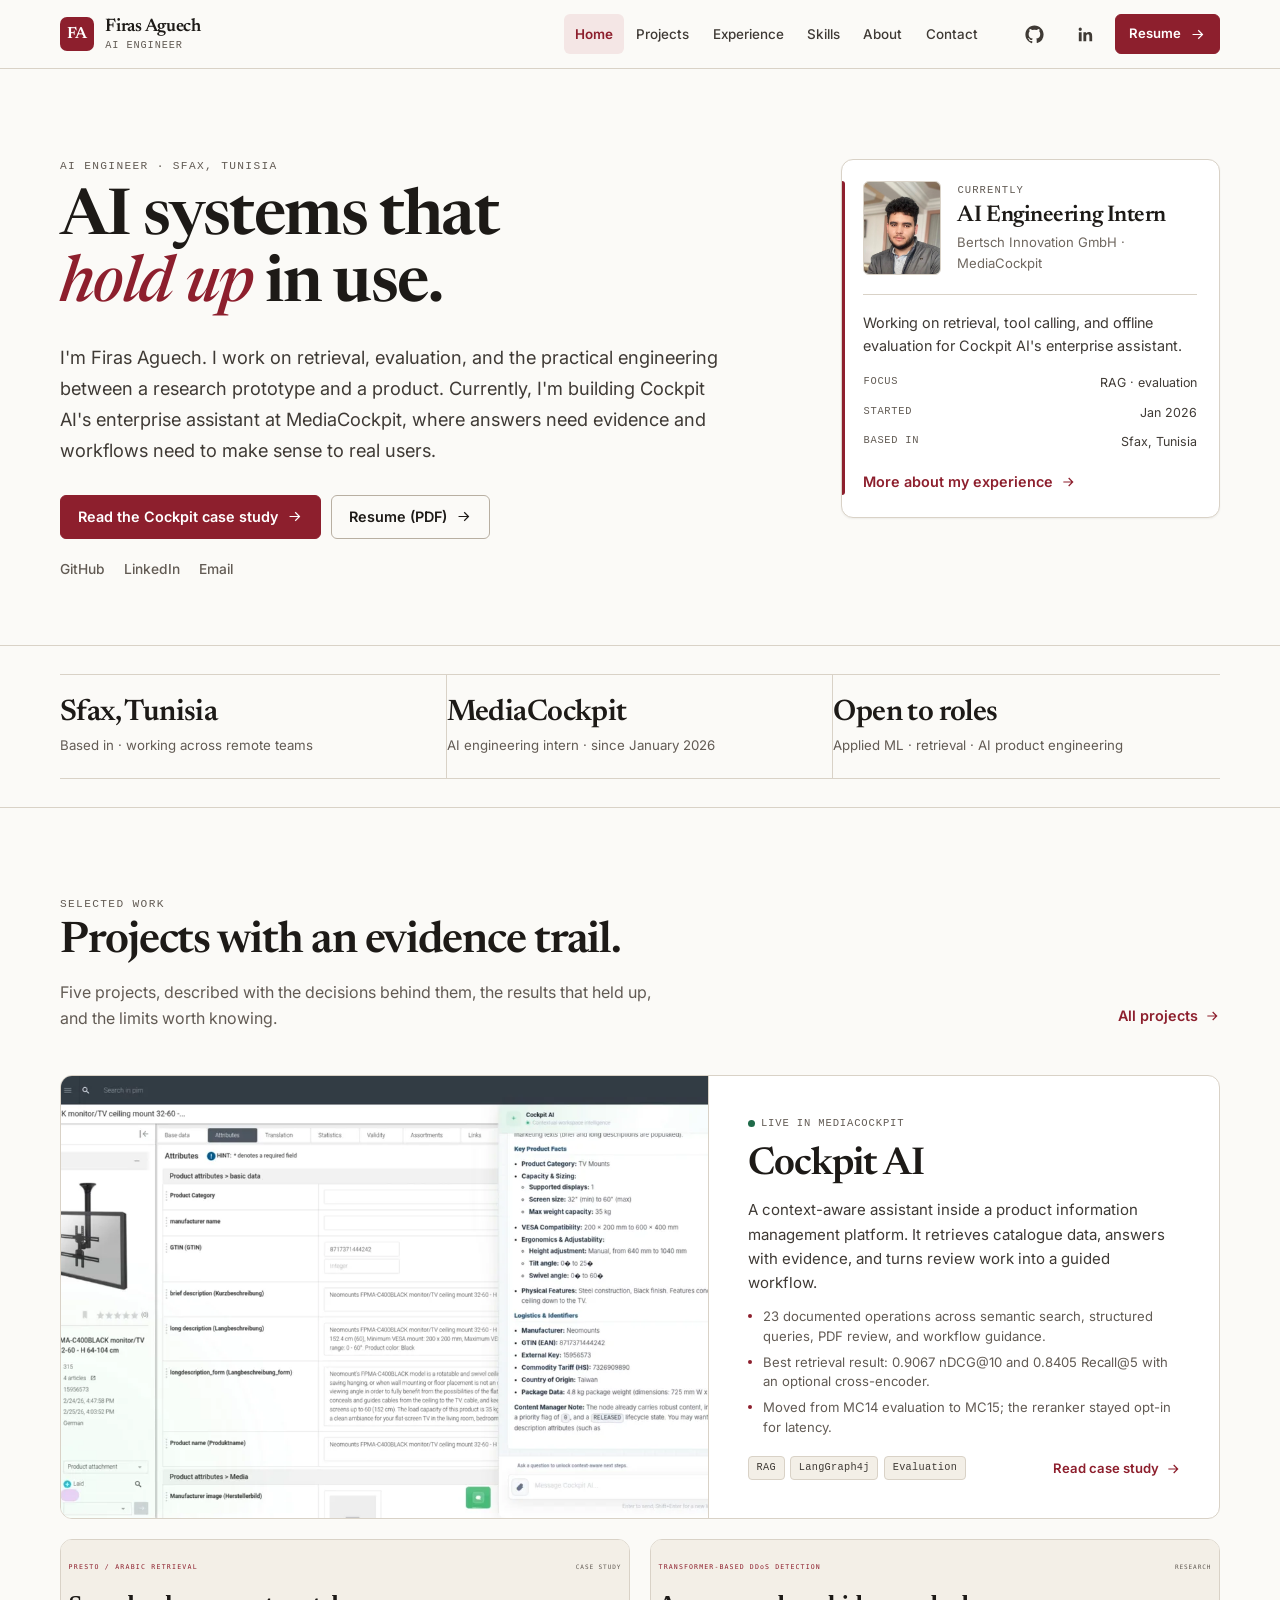
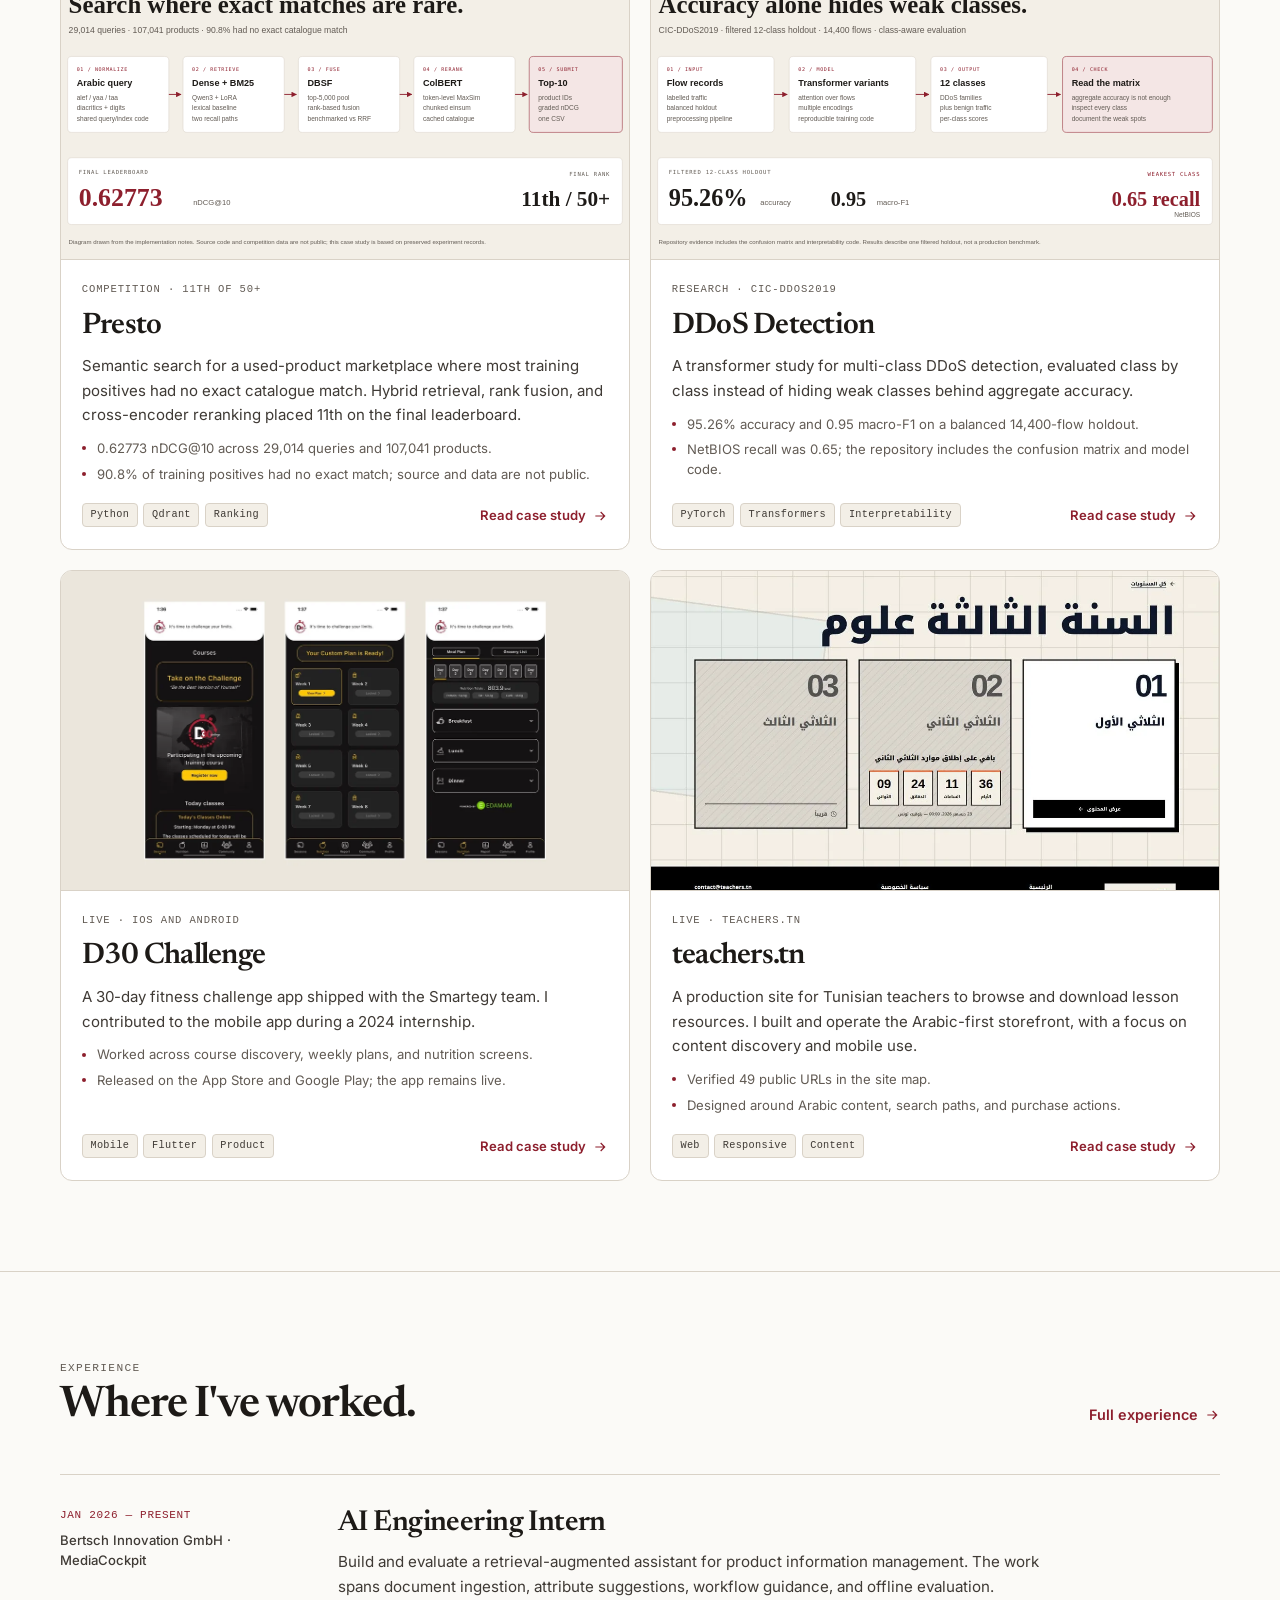
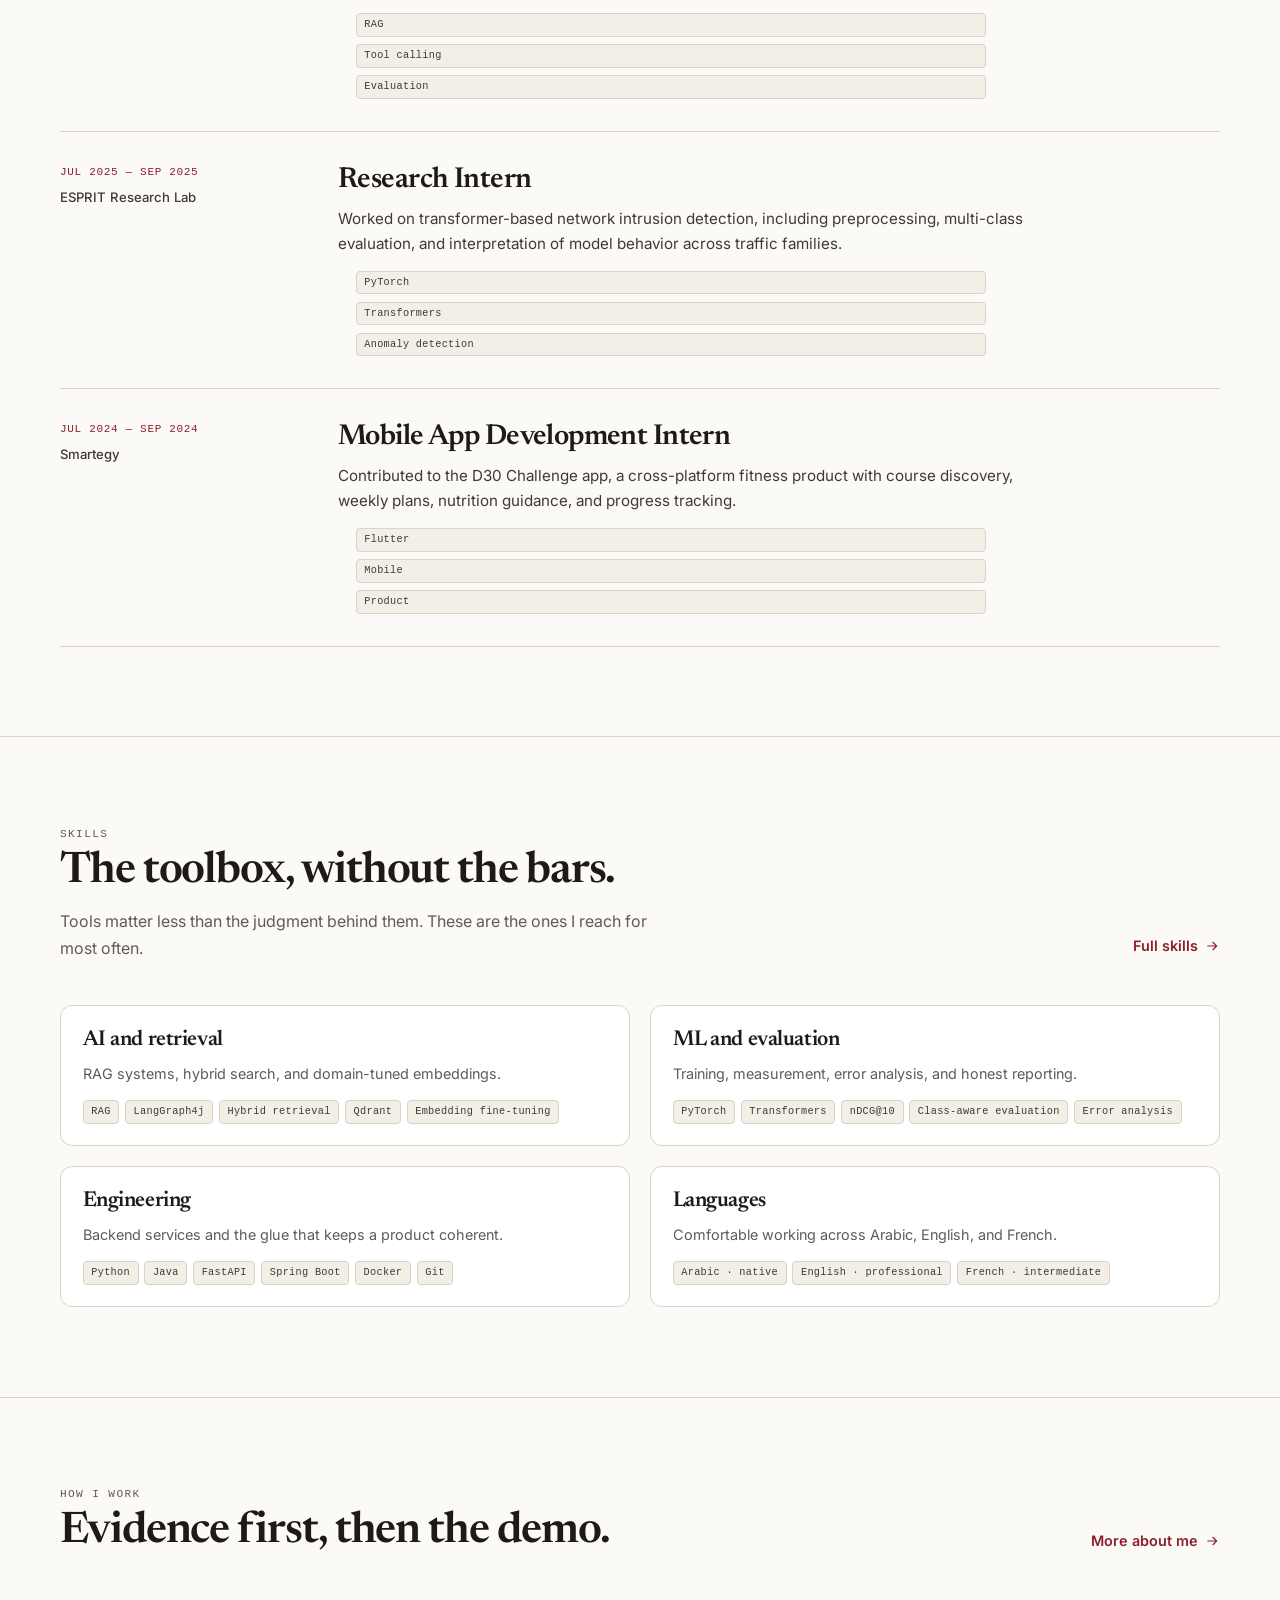
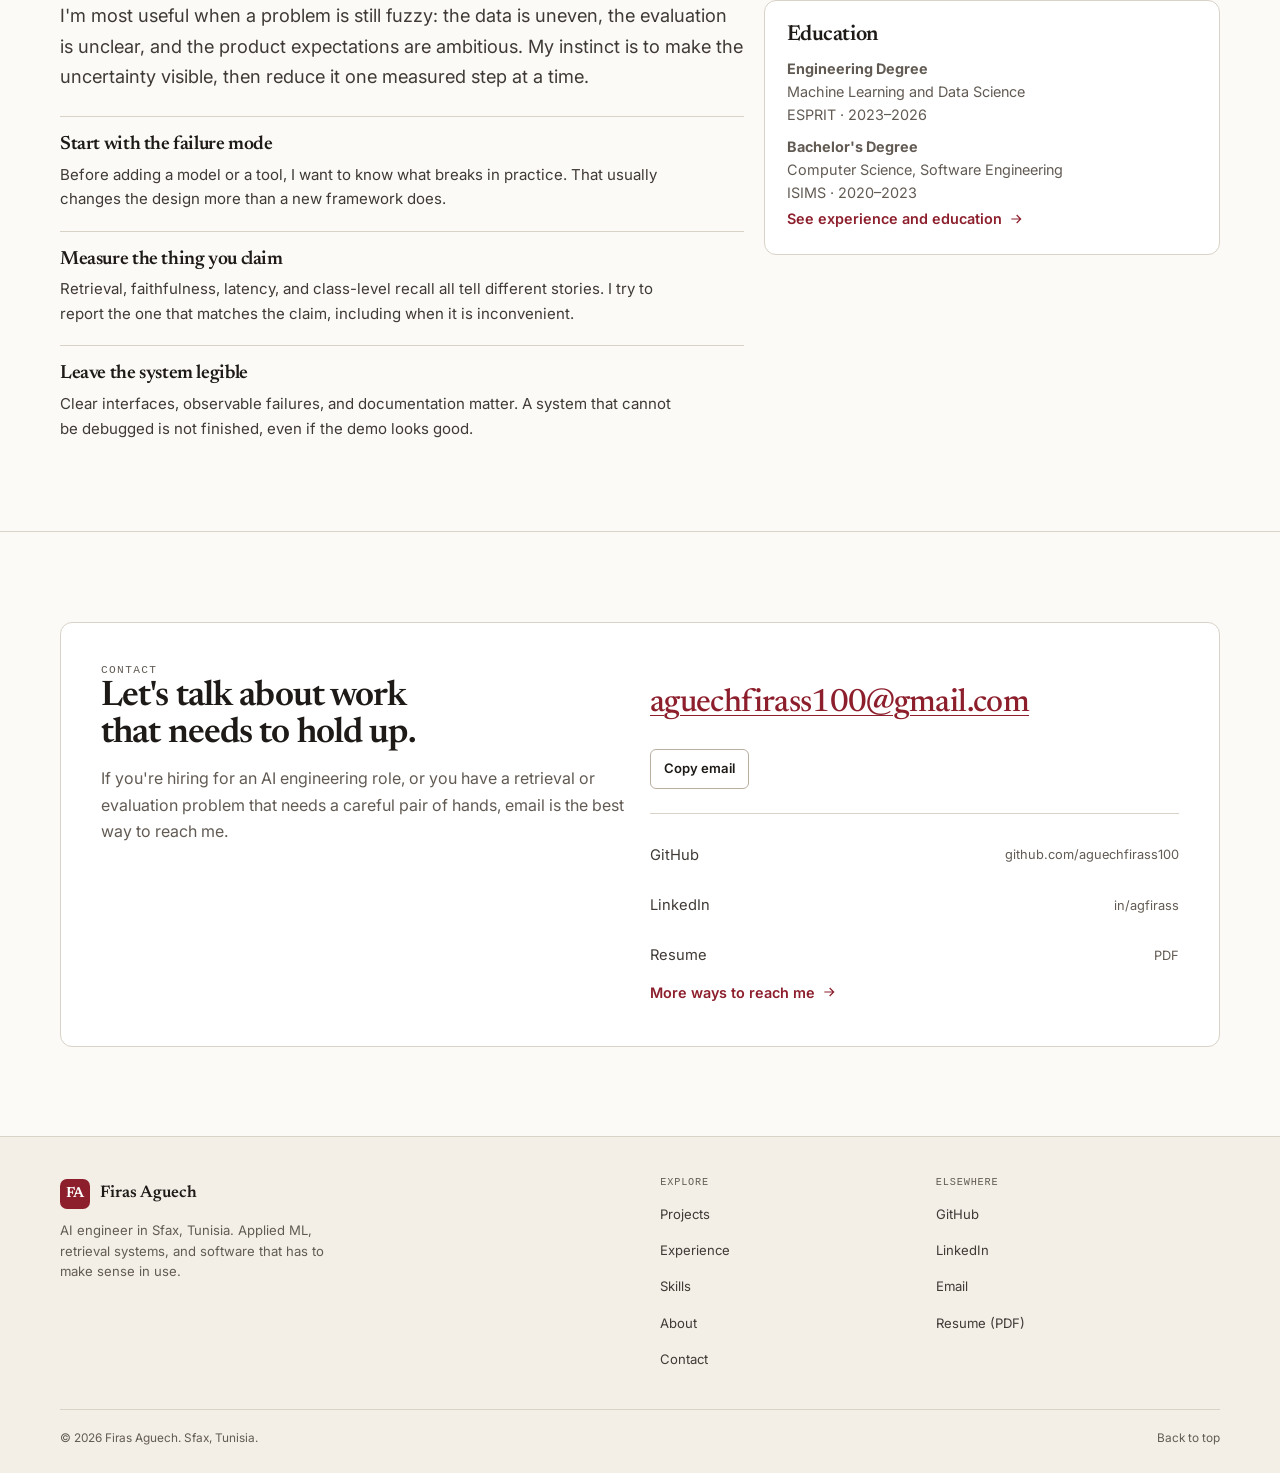
<file: index.html>
<!DOCTYPE html>
<html lang="en">
<head>
  <meta charset="utf-8">
  <meta name="viewport" content="width=device-width, initial-scale=1">
  <title>Firas Aguech — AI Engineer</title>
  <meta name="description" content="Firas Aguech is an AI engineer in Sfax, Tunisia, working on retrieval-augmented systems, ML evaluation, and product engineering. Explore selected work and case studies.">
  <meta name="author" content="Firas Aguech">
  <meta name="theme-color" content="#fbfaf7">
  <link rel="canonical" href="https://aguechfirass100.github.io/">
  <meta property="og:type" content="website">
  <meta property="og:site_name" content="Firas Aguech">
  <meta property="og:title" content="Firas Aguech — AI Engineer">
  <meta property="og:description" content="Applied AI in retrieval, evaluation, and product engineering. Selected work and case studies.">
  <meta property="og:url" content="https://aguechfirass100.github.io/">
  <meta property="og:image" content="https://aguechfirass100.github.io/assets/img/og-cover.jpg">
  <meta property="og:image:width" content="1200">
  <meta property="og:image:height" content="630">
  <meta property="og:image:alt" content="Firas Aguech — applied AI, built end to end.">
  <meta name="twitter:card" content="summary_large_image">
  <meta name="twitter:title" content="Firas Aguech — AI Engineer">
  <meta name="twitter:description" content="Applied AI in retrieval, evaluation, and product engineering. Selected work and case studies.">
  <meta name="twitter:image" content="https://aguechfirass100.github.io/assets/img/og-cover.jpg">
  <link rel="icon" href="/favicon.svg" type="image/svg+xml">
  <link rel="icon" href="/favicon.ico" sizes="any">
  <link rel="apple-touch-icon" href="/assets/img/apple-touch-icon.png">
  <link rel="preconnect" href="https://fonts.googleapis.com">
  <link rel="preconnect" href="https://fonts.gstatic.com" crossorigin>
  <link href="https://fonts.googleapis.com/css2?family=Inter:wght@400;500;600;700&family=Newsreader:ital,opsz,wght@0,6..72,400..600;1,6..72,400..500&display=swap" rel="stylesheet">
  <link rel="stylesheet" href="/assets/css/site.css">
  <script defer src="/assets/js/site.js"></script>
  <script type="application/ld+json">
    {
      "@context": "https://schema.org",
      "@type": "Person",
      "name": "Firas Aguech",
      "jobTitle": "AI Engineer",
      "url": "https://aguechfirass100.github.io/",
      "image": "https://aguechfirass100.github.io/assets/img/og-cover.jpg",
      "description": "AI engineer working on retrieval-augmented systems, ML evaluation, and product engineering.",
      "address": {
        "@type": "PostalAddress",
        "addressLocality": "Sfax",
        "addressCountry": "TN"
      },
      "worksFor": {
        "@type": "Organization",
        "name": "Bertsch Innovation GmbH"
      },
      "alumniOf": [
        { "@type": "CollegeOrUniversity", "name": "ESPRIT" },
        { "@type": "CollegeOrUniversity", "name": "ISIMS" }
      ],
      "sameAs": [
        "https://github.com/aguechfirass100",
        "https://www.linkedin.com/in/agfirass"
      ],
      "knowsAbout": [
        "Retrieval-augmented generation",
        "Information retrieval",
        "Machine learning evaluation",
        "Large language model applications",
        "PyTorch"
      ]
    }
  </script>
</head>
<body>
  <a class="skip-link" href="#main">Skip to content</a>

  <header class="site-header">
    <div class="container header-inner">
      <a class="brand" href="/" aria-label="Firas Aguech — home">
        <span class="brand-mark" aria-hidden="true">FA</span>
        <span class="brand-copy">
          <span class="brand-name">Firas Aguech</span>
          <span class="brand-role">AI Engineer</span>
        </span>
      </a>

      <nav class="site-nav" aria-label="Primary navigation">
        <a href="/" aria-current="page">Home</a>
        <a href="/projects/">Projects</a>
        <a href="/experience/">Experience</a>
        <a href="/skills/">Skills</a>
        <a href="/about/">About</a>
        <a href="/contact/">Contact</a>
      </nav>

      <div class="header-actions">
        <a class="icon-link" href="https://github.com/aguechfirass100" target="_blank" rel="noopener" aria-label="GitHub profile">
          <svg viewBox="0 0 24 24" aria-hidden="true"><path d="M12 .5C5.65.5.5 5.65.5 12c0 5.08 3.29 9.39 7.86 10.91.58.11.79-.25.79-.56 0-.28-.01-1.02-.02-2-3.2.7-3.88-1.54-3.88-1.54-.52-1.33-1.28-1.68-1.28-1.68-1.04-.71.08-.7.08-.7 1.15.08 1.76 1.18 1.76 1.18 1.02 1.75 2.68 1.25 3.33.96.1-.74.4-1.25.72-1.54-2.55-.29-5.23-1.28-5.23-5.7 0-1.26.45-2.29 1.18-3.1-.12-.29-.51-1.46.11-3.05 0 0 .96-.31 3.15 1.18a10.9 10.9 0 0 1 5.74 0c2.19-1.49 3.15-1.18 3.15-1.18.62 1.59.23 2.76.11 3.05.73.81 1.18 1.84 1.18 3.1 0 4.43-2.69 5.41-5.25 5.69.41.35.77 1.04.77 2.1 0 1.52-.01 2.74-.01 3.11 0 .31.21.67.8.56A11.5 11.5 0 0 0 23.5 12C23.5 5.65 18.35.5 12 .5Z"/></svg>
        </a>
        <a class="icon-link" href="https://www.linkedin.com/in/agfirass" target="_blank" rel="noopener" aria-label="LinkedIn profile">
          <svg viewBox="0 0 24 24" aria-hidden="true"><path d="M20.45 20.45h-3.55v-5.57c0-1.33-.02-3.04-1.85-3.04-1.85 0-2.13 1.45-2.13 2.94v5.67H9.35V9h3.41v1.56h.05c.47-.9 1.63-1.85 3.36-1.85 3.59 0 4.25 2.36 4.25 5.43v6.31ZM5.34 7.43a2.06 2.06 0 1 1 0-4.12 2.06 2.06 0 0 1 0 4.12Zm1.78 13.02H3.56V9h3.56v11.45Z"/></svg>
        </a>
        <a class="button button-primary button-small" href="/assets/docs/Firas_Aguech_Resume.pdf" target="_blank" rel="noopener">
          Resume
          <svg viewBox="0 0 24 24" aria-hidden="true"><path d="M5 12h14M13 6l6 6-6 6"/></svg>
        </a>
        <details class="mobile-nav">
          <summary>Menu</summary>
          <nav aria-label="Mobile navigation">
            <a href="/" aria-current="page">Home</a>
            <a href="/projects/">Projects</a>
            <a href="/experience/">Experience</a>
            <a href="/skills/">Skills</a>
            <a href="/about/">About</a>
            <a href="/contact/">Contact</a>
            <span class="mobile-nav-rule" aria-hidden="true"></span>
            <a href="https://github.com/aguechfirass100" target="_blank" rel="noopener">GitHub</a>
            <a href="https://www.linkedin.com/in/agfirass" target="_blank" rel="noopener">LinkedIn</a>
            <a href="/assets/docs/Firas_Aguech_Resume.pdf" target="_blank" rel="noopener">Resume (PDF)</a>
          </nav>
        </details>
      </div>
    </div>
  </header>

  <main id="main">
    <section class="hero">
      <div class="container hero-grid">
        <div>
          <span class="eyebrow">AI engineer · Sfax, Tunisia</span>
          <h1>AI systems that <em>hold up</em> in use.</h1>
          <p class="hero-lede">
            I'm Firas Aguech. I work on retrieval, evaluation, and the practical engineering between a research prototype and a product. Currently, I'm building Cockpit AI's enterprise assistant at MediaCockpit, where answers need evidence and workflows need to make sense to real users.
          </p>
          <div class="hero-actions">
            <a class="button button-primary" href="/work/cockpit-ai/">
              Read the Cockpit case study
              <svg viewBox="0 0 24 24" aria-hidden="true"><path d="M5 12h14M13 6l6 6-6 6"/></svg>
            </a>
            <a class="button button-secondary" href="/assets/docs/Firas_Aguech_Resume.pdf" target="_blank" rel="noopener">
              Resume (PDF)
              <svg viewBox="0 0 24 24" aria-hidden="true"><path d="M5 12h14M13 6l6 6-6 6"/></svg>
            </a>
          </div>
          <div class="hero-links">
            <a href="https://github.com/aguechfirass100" target="_blank" rel="noopener">GitHub</a>
            <a href="https://www.linkedin.com/in/agfirass" target="_blank" rel="noopener">LinkedIn</a>
            <a href="mailto:aguechfirass100@gmail.com">Email</a>
          </div>
        </div>

        <aside class="now-card" aria-labelledby="now-heading">
          <div class="now-head">
            <img class="now-photo" src="/assets/img/me.jpg" alt="Portrait of Firas Aguech" width="558" height="673" fetchpriority="high">
            <div>
              <p class="now-kicker" id="now-heading">Currently</p>
              <p class="now-role">AI Engineering Intern</p>
              <p class="now-org">Bertsch Innovation GmbH · MediaCockpit</p>
            </div>
          </div>
          <p class="now-copy">Working on retrieval, tool calling, and offline evaluation for Cockpit AI's enterprise assistant.</p>
          <dl class="now-facts">
            <div>
              <dt>Focus</dt>
              <dd>RAG · evaluation</dd>
            </div>
            <div>
              <dt>Started</dt>
              <dd>Jan 2026</dd>
            </div>
            <div>
              <dt>Based in</dt>
              <dd>Sfax, Tunisia</dd>
            </div>
          </dl>
          <a class="text-link" href="/experience/">
            More about my experience
            <svg viewBox="0 0 24 24" aria-hidden="true"><path d="M5 12h14M13 6l6 6-6 6"/></svg>
          </a>
        </aside>
      </div>
    </section>

    <section class="proof" aria-label="At a glance">
      <div class="container proof-grid">
        <div class="proof-item">
          <p class="proof-value">Sfax, Tunisia</p>
          <p class="proof-label">Based in · working across remote teams</p>
        </div>
        <div class="proof-item">
          <p class="proof-value">MediaCockpit</p>
          <p class="proof-label">AI engineering intern · since January 2026</p>
        </div>
        <div class="proof-item">
          <p class="proof-value">Open to roles</p>
          <p class="proof-label">Applied ML · retrieval · AI product engineering</p>
        </div>
      </div>
    </section>

    <section class="section" aria-labelledby="work-heading">
      <div class="container">
        <div class="section-head">
          <div class="section-head-copy">
            <span class="eyebrow">Selected work</span>
            <h2 class="section-title" id="work-heading">Projects with an evidence trail.</h2>
            <p class="section-intro">Five projects, described with the decisions behind them, the results that held up, and the limits worth knowing.</p>
          </div>
          <a class="text-link section-link" href="/projects/">
            All projects
            <svg viewBox="0 0 24 24" aria-hidden="true"><path d="M5 12h14M13 6l6 6-6 6"/></svg>
          </a>
        </div>

        <article class="project-card project-feature">
          <a href="/work/cockpit-ai/" aria-label="Read the Cockpit AI case study">
            <div class="project-media">
              <img src="/assets/img/optimized/cockpit/portal-context.webp" alt="Cockpit AI assistant panel open beside a product record in MediaCockpit" width="1400" height="680" loading="lazy">
            </div>
            <div class="project-body">
              <p class="project-status"><span class="status-dot status-dot-live" aria-hidden="true"></span>Live in MediaCockpit</p>
              <h3 class="project-title">Cockpit AI</h3>
              <p class="project-summary">A context-aware assistant inside a product information management platform. It retrieves catalogue data, answers with evidence, and turns review work into a guided workflow.</p>
              <ul class="project-points">
                <li>23 documented operations across semantic search, structured queries, PDF review, and workflow guidance.</li>
                <li>Best retrieval result: 0.9067 nDCG@10 and 0.8405 Recall@5 with an optional cross-encoder.</li>
                <li>Moved from MC14 evaluation to MC15; the reranker stayed opt-in for latency.</li>
              </ul>
              <div class="project-footer">
                <ul class="tags" aria-label="Technologies">
                  <li class="tag">RAG</li>
                  <li class="tag">LangGraph4j</li>
                  <li class="tag">Evaluation</li>
                </ul>
                <span class="text-link">Read case study
                  <svg viewBox="0 0 24 24" aria-hidden="true"><path d="M5 12h14M13 6l6 6-6 6"/></svg>
                </span>
              </div>
            </div>
          </a>
        </article>

        <div class="project-grid">
          <article class="project-card">
            <a href="/work/presto/" aria-label="Read the Presto case study">
              <div class="project-media">
                <img src="/assets/img/presto/pipeline-warm.svg" alt="Presto retrieval pipeline from query normalization through fusion and cross-encoder reranking" width="1200" height="630" loading="lazy">
              </div>
              <div class="project-body">
                <p class="project-status">Competition · 11th of 50+</p>
                <h3 class="project-title">Presto</h3>
                <p class="project-summary">Semantic search for a used-product marketplace where most training positives had no exact catalogue match. Hybrid retrieval, rank fusion, and cross-encoder reranking placed 11th on the final leaderboard.</p>
                <ul class="project-points">
                  <li>0.62773 nDCG@10 across 29,014 queries and 107,041 products.</li>
                  <li>90.8% of training positives had no exact match; source and data are not public.</li>
                </ul>
                <div class="project-footer">
                  <ul class="tags" aria-label="Technologies">
                    <li class="tag">Python</li>
                    <li class="tag">Qdrant</li>
                    <li class="tag">Ranking</li>
                  </ul>
                  <span class="text-link">Read case study
                    <svg viewBox="0 0 24 24" aria-hidden="true"><path d="M5 12h14M13 6l6 6-6 6"/></svg>
                  </span>
                </div>
              </div>
            </a>
          </article>

          <article class="project-card">
            <a href="/work/ddos-detection/" aria-label="Read the DDoS detection case study">
              <div class="project-media">
                <img src="/assets/img/ddos/detection-overview.svg" alt="Transformer-based DDoS detection flow and class-aware evaluation summary" width="1200" height="630" loading="lazy">
              </div>
              <div class="project-body">
                <p class="project-status">Research · CIC-DDoS2019</p>
                <h3 class="project-title">DDoS Detection</h3>
                <p class="project-summary">A transformer study for multi-class DDoS detection, evaluated class by class instead of hiding weak classes behind aggregate accuracy.</p>
                <ul class="project-points">
                  <li>95.26% accuracy and 0.95 macro-F1 on a balanced 14,400-flow holdout.</li>
                  <li>NetBIOS recall was 0.65; the repository includes the confusion matrix and model code.</li>
                </ul>
                <div class="project-footer">
                  <ul class="tags" aria-label="Technologies">
                    <li class="tag">PyTorch</li>
                    <li class="tag">Transformers</li>
                    <li class="tag">Interpretability</li>
                  </ul>
                  <span class="text-link">Read case study
                    <svg viewBox="0 0 24 24" aria-hidden="true"><path d="M5 12h14M13 6l6 6-6 6"/></svg>
                  </span>
                </div>
              </div>
            </a>
          </article>

          <article class="project-card">
            <a href="/work/d30-challenge/" aria-label="Read the D30 Challenge case study">
              <div class="project-media">
                <img src="/assets/img/optimized/d30/collage.webp" alt="D30 Challenge app screens for courses, weekly plan, and nutrition" width="1200" height="675" loading="lazy">
              </div>
              <div class="project-body">
                <p class="project-status">Live · iOS and Android</p>
                <h3 class="project-title">D30 Challenge</h3>
                <p class="project-summary">A 30-day fitness challenge app shipped with the Smartegy team. I contributed to the mobile app during a 2024 internship.</p>
                <ul class="project-points">
                  <li>Worked across course discovery, weekly plans, and nutrition screens.</li>
                  <li>Released on the App Store and Google Play; the app remains live.</li>
                </ul>
                <div class="project-footer">
                  <ul class="tags" aria-label="Technologies">
                    <li class="tag">Mobile</li>
                    <li class="tag">Flutter</li>
                    <li class="tag">Product</li>
                  </ul>
                  <span class="text-link">Read case study
                    <svg viewBox="0 0 24 24" aria-hidden="true"><path d="M5 12h14M13 6l6 6-6 6"/></svg>
                  </span>
                </div>
              </div>
            </a>
          </article>

          <article class="project-card">
            <a href="/work/teachers-tn/" aria-label="Read the teachers.tn case study">
              <div class="project-media">
                <img src="/assets/img/optimized/teachers/courses.webp" alt="teachers.tn course catalogue page in Arabic" width="1100" height="844" loading="lazy">
              </div>
              <div class="project-body">
                <p class="project-status">Live · teachers.tn</p>
                <h3 class="project-title">teachers.tn</h3>
                <p class="project-summary">A production site for Tunisian teachers to browse and download lesson resources. I built and operate the Arabic-first storefront, with a focus on content discovery and mobile use.</p>
                <ul class="project-points">
                  <li>Verified 49 public URLs in the site map.</li>
                  <li>Designed around Arabic content, search paths, and purchase actions.</li>
                </ul>
                <div class="project-footer">
                  <ul class="tags" aria-label="Technologies">
                    <li class="tag">Web</li>
                    <li class="tag">Responsive</li>
                    <li class="tag">Content</li>
                  </ul>
                  <span class="text-link">Read case study
                    <svg viewBox="0 0 24 24" aria-hidden="true"><path d="M5 12h14M13 6l6 6-6 6"/></svg>
                  </span>
                </div>
              </div>
            </a>
          </article>
        </div>
      </div>
    </section>

    <section class="section" aria-labelledby="experience-heading">
      <div class="container">
        <div class="section-head">
          <div class="section-head-copy">
            <span class="eyebrow">Experience</span>
            <h2 class="section-title" id="experience-heading">Where I've worked.</h2>
          </div>
          <a class="text-link section-link" href="/experience/">
            Full experience
            <svg viewBox="0 0 24 24" aria-hidden="true"><path d="M5 12h14M13 6l6 6-6 6"/></svg>
          </a>
        </div>

        <div class="timeline">
          <article class="role">
            <div class="role-meta">
              <p class="role-dates">Jan 2026 — Present</p>
              <p class="role-company">Bertsch Innovation GmbH · MediaCockpit</p>
            </div>
            <div class="role-body">
              <h3 class="role-title">AI Engineering Intern</h3>
              <p>Build and evaluate a retrieval-augmented assistant for product information management. The work spans document ingestion, attribute suggestions, workflow guidance, and offline evaluation.</p>
              <ul class="tags role-tags" aria-label="Focus areas">
                <li class="tag">RAG</li>
                <li class="tag">Tool calling</li>
                <li class="tag">Evaluation</li>
              </ul>
            </div>
          </article>

          <article class="role">
            <div class="role-meta">
              <p class="role-dates">Jul 2025 — Sep 2025</p>
              <p class="role-company">ESPRIT Research Lab</p>
            </div>
            <div class="role-body">
              <h3 class="role-title">Research Intern</h3>
              <p>Worked on transformer-based network intrusion detection, including preprocessing, multi-class evaluation, and interpretation of model behavior across traffic families.</p>
              <ul class="tags role-tags" aria-label="Focus areas">
                <li class="tag">PyTorch</li>
                <li class="tag">Transformers</li>
                <li class="tag">Anomaly detection</li>
              </ul>
            </div>
          </article>

          <article class="role">
            <div class="role-meta">
              <p class="role-dates">Jul 2024 — Sep 2024</p>
              <p class="role-company">Smartegy</p>
            </div>
            <div class="role-body">
              <h3 class="role-title">Mobile App Development Intern</h3>
              <p>Contributed to the D30 Challenge app, a cross-platform fitness product with course discovery, weekly plans, nutrition guidance, and progress tracking.</p>
              <ul class="tags role-tags" aria-label="Focus areas">
                <li class="tag">Flutter</li>
                <li class="tag">Mobile</li>
                <li class="tag">Product</li>
              </ul>
            </div>
          </article>
        </div>
      </div>
    </section>

    <section class="section" aria-labelledby="skills-heading">
      <div class="container">
        <div class="section-head">
          <div class="section-head-copy">
            <span class="eyebrow">Skills</span>
            <h2 class="section-title" id="skills-heading">The toolbox, without the bars.</h2>
            <p class="section-intro">Tools matter less than the judgment behind them. These are the ones I reach for most often.</p>
          </div>
          <a class="text-link section-link" href="/skills/">
            Full skills
            <svg viewBox="0 0 24 24" aria-hidden="true"><path d="M5 12h14M13 6l6 6-6 6"/></svg>
          </a>
        </div>

        <div class="skill-groups">
          <article class="skill-group">
            <h3>AI and retrieval</h3>
            <p>RAG systems, hybrid search, and domain-tuned embeddings.</p>
            <ul class="tags" aria-label="AI and retrieval skills">
              <li class="tag">RAG</li>
              <li class="tag">LangGraph4j</li>
              <li class="tag">Hybrid retrieval</li>
              <li class="tag">Qdrant</li>
              <li class="tag">Embedding fine-tuning</li>
            </ul>
          </article>

          <article class="skill-group">
            <h3>ML and evaluation</h3>
            <p>Training, measurement, error analysis, and honest reporting.</p>
            <ul class="tags" aria-label="ML and evaluation skills">
              <li class="tag">PyTorch</li>
              <li class="tag">Transformers</li>
              <li class="tag">nDCG@10</li>
              <li class="tag">Class-aware evaluation</li>
              <li class="tag">Error analysis</li>
            </ul>
          </article>

          <article class="skill-group">
            <h3>Engineering</h3>
            <p>Backend services and the glue that keeps a product coherent.</p>
            <ul class="tags" aria-label="Engineering skills">
              <li class="tag">Python</li>
              <li class="tag">Java</li>
              <li class="tag">FastAPI</li>
              <li class="tag">Spring Boot</li>
              <li class="tag">Docker</li>
              <li class="tag">Git</li>
            </ul>
          </article>

          <article class="skill-group">
            <h3>Languages</h3>
            <p>Comfortable working across Arabic, English, and French.</p>
            <ul class="tags" aria-label="Spoken languages">
              <li class="tag">Arabic · native</li>
              <li class="tag">English · professional</li>
              <li class="tag">French · intermediate</li>
            </ul>
          </article>
        </div>
      </div>
    </section>

    <section class="section" aria-labelledby="approach-heading">
      <div class="container">
        <div class="section-head">
          <div class="section-head-copy">
            <span class="eyebrow">How I work</span>
            <h2 class="section-title" id="approach-heading">Evidence first, then the demo.</h2>
          </div>
          <a class="text-link section-link" href="/about/">
            More about me
            <svg viewBox="0 0 24 24" aria-hidden="true"><path d="M5 12h14M13 6l6 6-6 6"/></svg>
          </a>
        </div>

        <div class="about-grid">
          <div>
            <p class="lede">I'm most useful when a problem is still fuzzy: the data is uneven, the evaluation is unclear, and the product expectations are ambitious. My instinct is to make the uncertainty visible, then reduce it one measured step at a time.</p>
            <div class="principles">
              <article class="principle">
                <h3>Start with the failure mode</h3>
                <p>Before adding a model or a tool, I want to know what breaks in practice. That usually changes the design more than a new framework does.</p>
              </article>
              <article class="principle">
                <h3>Measure the thing you claim</h3>
                <p>Retrieval, faithfulness, latency, and class-level recall all tell different stories. I try to report the one that matches the claim, including when it is inconvenient.</p>
              </article>
              <article class="principle">
                <h3>Leave the system legible</h3>
                <p>Clear interfaces, observable failures, and documentation matter. A system that cannot be debugged is not finished, even if the demo looks good.</p>
              </article>
            </div>
          </div>

          <aside class="about-card">
            <h3>Education</h3>
            <p><strong>Engineering Degree</strong><br>Machine Learning and Data Science<br>ESPRIT · 2023–2026</p>
            <p><strong>Bachelor's Degree</strong><br>Computer Science, Software Engineering<br>ISIMS · 2020–2023</p>
            <a class="text-link" href="/experience/">
              See experience and education
              <svg viewBox="0 0 24 24" aria-hidden="true"><path d="M5 12h14M13 6l6 6-6 6"/></svg>
            </a>
          </aside>
        </div>
      </div>
    </section>

    <section class="section section-last" aria-labelledby="contact-heading">
      <div class="container">
        <div class="contact-panel">
          <div class="contact-grid">
            <div>
              <span class="eyebrow">Contact</span>
              <h2 id="contact-heading">Let's talk about work that needs to hold up.</h2>
              <p class="section-intro">If you're hiring for an AI engineering role, or you have a retrieval or evaluation problem that needs a careful pair of hands, email is the best way to reach me.</p>
            </div>
            <div>
              <a class="contact-email" href="mailto:aguechfirass100@gmail.com">aguechfirass100@gmail.com</a>
              <div class="copy-row">
                <button class="button button-secondary button-small" type="button" data-copy-email="aguechfirass100@gmail.com" hidden>Copy email</button>
                <span class="copy-status" aria-live="polite" data-copy-status></span>
              </div>
              <ul class="contact-links">
                <li><a href="https://github.com/aguechfirass100" target="_blank" rel="noopener"><span>GitHub</span><span>github.com/aguechfirass100</span></a></li>
                <li><a href="https://www.linkedin.com/in/agfirass" target="_blank" rel="noopener"><span>LinkedIn</span><span>in/agfirass</span></a></li>
                <li><a href="/assets/docs/Firas_Aguech_Resume.pdf" target="_blank" rel="noopener"><span>Resume</span><span>PDF</span></a></li>
              </ul>
              <a class="text-link" href="/contact/">
                More ways to reach me
                <svg viewBox="0 0 24 24" aria-hidden="true"><path d="M5 12h14M13 6l6 6-6 6"/></svg>
              </a>
            </div>
          </div>
        </div>
      </div>
    </section>
  </main>

  <footer class="site-footer">
    <div class="container">
      <div class="footer-grid">
        <div>
          <a class="footer-brand" href="/">
            <span class="brand-mark" aria-hidden="true">FA</span>
            <span>Firas Aguech</span>
          </a>
          <p class="footer-bio">AI engineer in Sfax, Tunisia. Applied ML, retrieval systems, and software that has to make sense in use.</p>
        </div>
        <div>
          <h2 class="footer-heading">Explore</h2>
          <ul class="footer-links">
            <li><a href="/projects/">Projects</a></li>
            <li><a href="/experience/">Experience</a></li>
            <li><a href="/skills/">Skills</a></li>
            <li><a href="/about/">About</a></li>
            <li><a href="/contact/">Contact</a></li>
          </ul>
        </div>
        <div>
          <h2 class="footer-heading">Elsewhere</h2>
          <ul class="footer-links">
            <li><a href="https://github.com/aguechfirass100" target="_blank" rel="noopener">GitHub</a></li>
            <li><a href="https://www.linkedin.com/in/agfirass" target="_blank" rel="noopener">LinkedIn</a></li>
            <li><a href="mailto:aguechfirass100@gmail.com">Email</a></li>
            <li><a href="/assets/docs/Firas_Aguech_Resume.pdf" target="_blank" rel="noopener">Resume (PDF)</a></li>
          </ul>
        </div>
      </div>
      <div class="footer-bottom">
        <p>© <span data-year>2026</span> Firas Aguech. Sfax, Tunisia.</p>
        <a href="#main">Back to top</a>
      </div>
    </div>
  </footer>
</body>
</html>
</file>
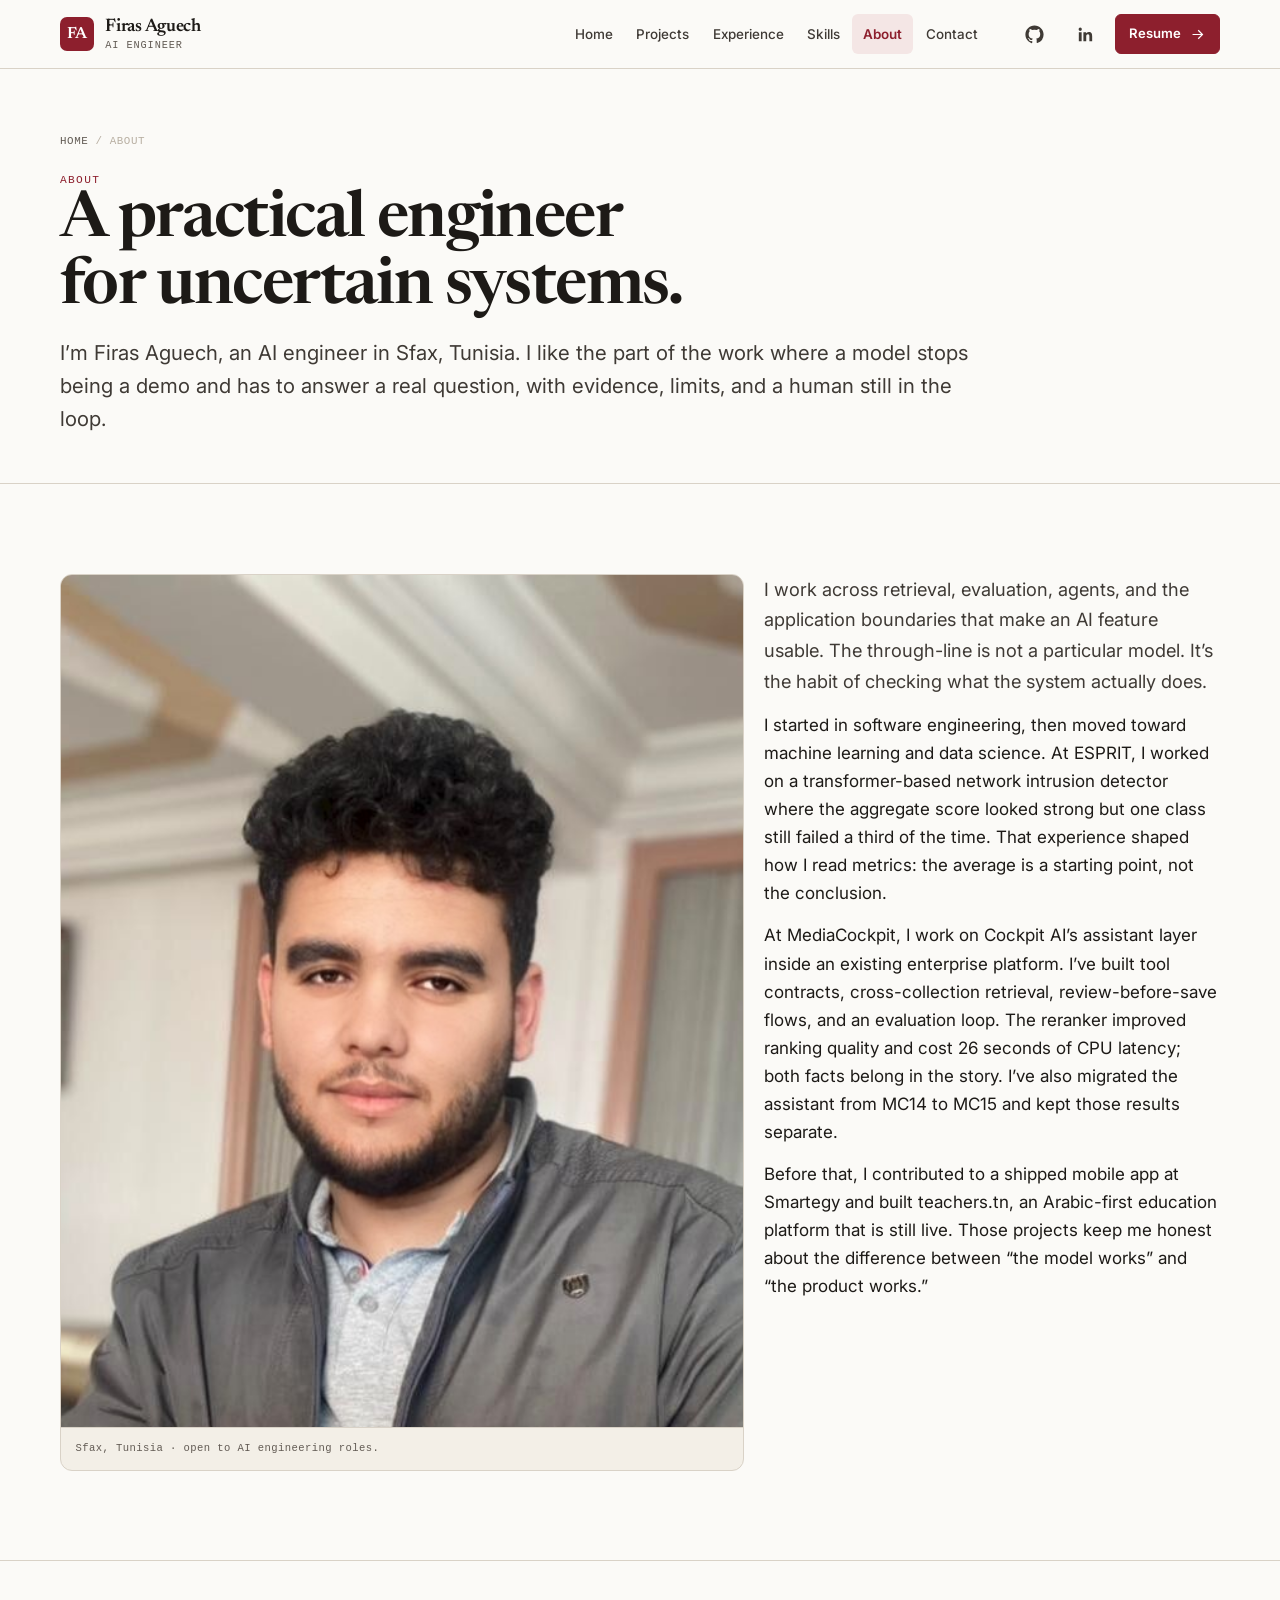
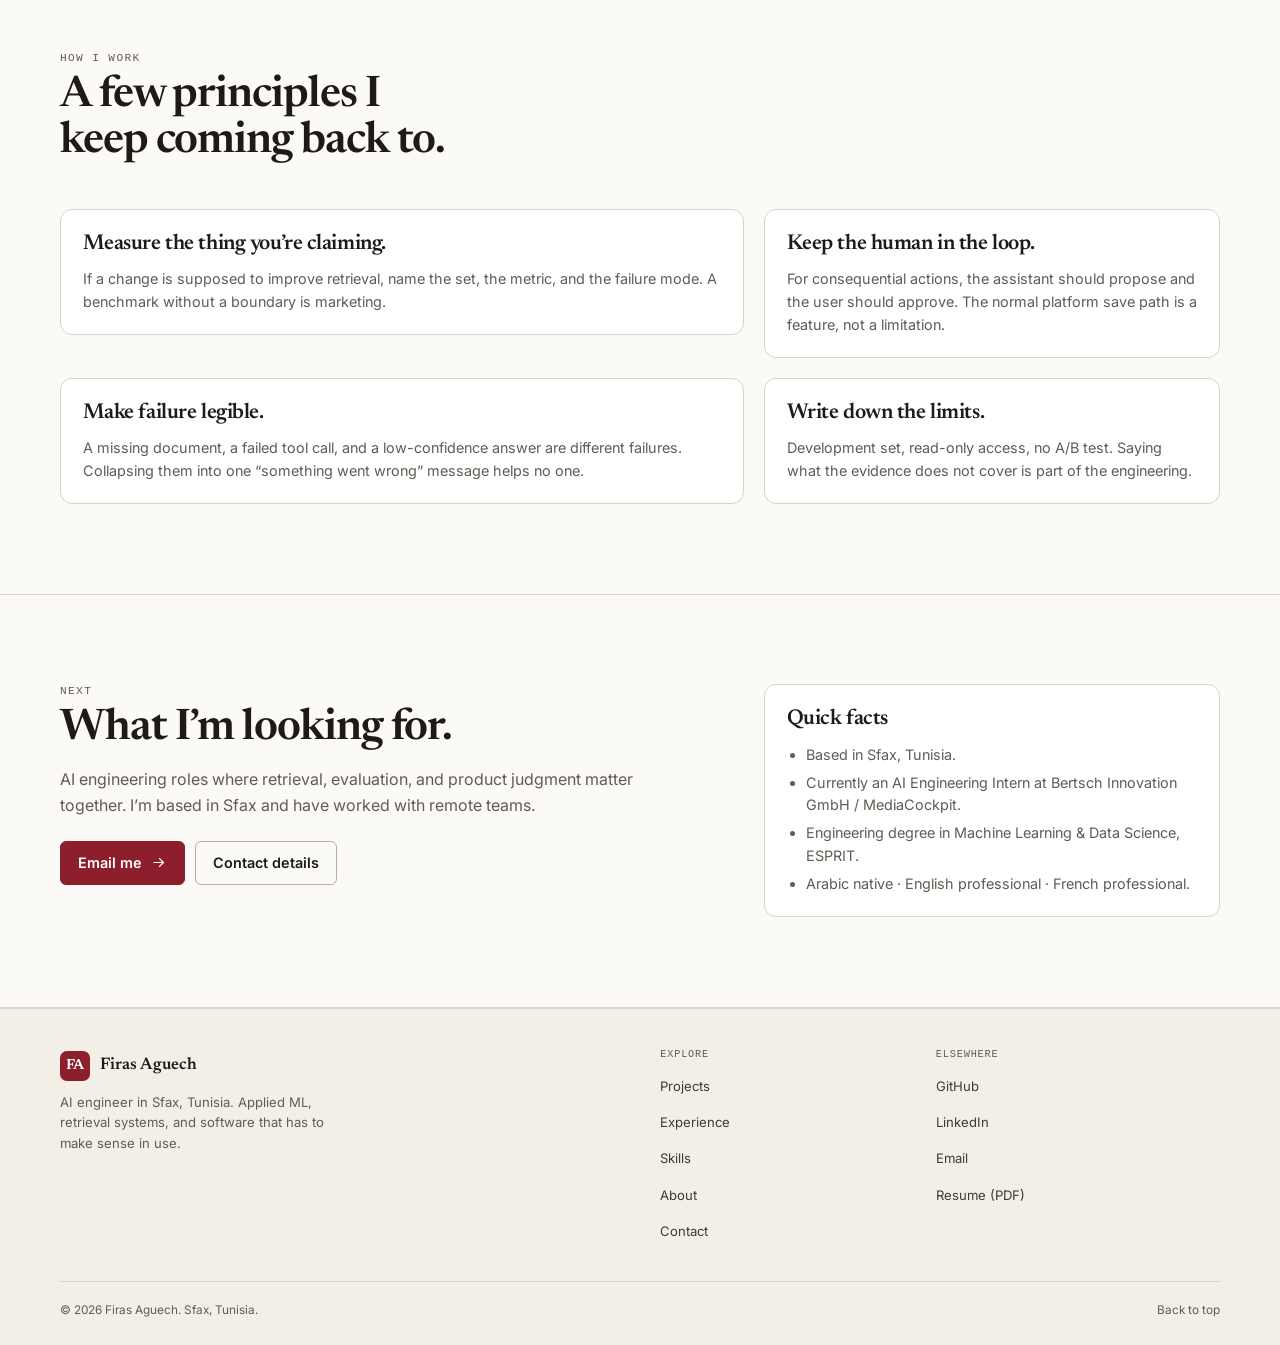
<file: about/index.html>
<!DOCTYPE html>
<html lang="en">
<head>
  <meta charset="utf-8">
  <meta name="viewport" content="width=device-width, initial-scale=1">
  <title>About — Firas Aguech</title>
  <meta name="description" content="About Firas Aguech: an AI engineer in Sfax, Tunisia, working on retrieval, evaluation, and software that has to make sense in use.">
  <meta name="author" content="Firas Aguech">
  <meta name="theme-color" content="#fbfaf7">
  <link rel="canonical" href="https://aguechfirass100.github.io/about/">
  <meta property="og:type" content="website">
  <meta property="og:site_name" content="Firas Aguech">
  <meta property="og:title" content="About — Firas Aguech">
  <meta property="og:description" content="An AI engineer in Sfax, Tunisia, working on retrieval, evaluation, and software that has to make sense in use.">
  <meta property="og:url" content="https://aguechfirass100.github.io/about/">
  <meta property="og:image" content="https://aguechfirass100.github.io/assets/img/og-cover.jpg">
  <meta name="twitter:card" content="summary_large_image">
  <meta name="twitter:title" content="About — Firas Aguech">
  <meta name="twitter:description" content="An AI engineer in Sfax, Tunisia, working on retrieval, evaluation, and software that has to make sense in use.">
  <meta name="twitter:image" content="https://aguechfirass100.github.io/assets/img/og-cover.jpg">
  <link rel="icon" href="/favicon.svg" type="image/svg+xml">
  <link rel="icon" href="/favicon.ico" sizes="any">
  <link rel="apple-touch-icon" href="/assets/img/apple-touch-icon.png">
  <link rel="preconnect" href="https://fonts.googleapis.com">
  <link rel="preconnect" href="https://fonts.gstatic.com" crossorigin>
  <link href="https://fonts.googleapis.com/css2?family=Inter:wght@400;500;600;700&family=Newsreader:ital,opsz,wght@0,6..72,400..600;1,6..72,400..500&display=swap" rel="stylesheet">
  <link rel="stylesheet" href="/assets/css/site.css">
  <script defer src="/assets/js/site.js"></script>
  <script type="application/ld+json">
    {
      "@context": "https://schema.org",
      "@type": "AboutPage",
      "name": "About Firas Aguech",
      "url": "https://aguechfirass100.github.io/about/",
      "mainEntity": {
        "@type": "Person",
        "name": "Firas Aguech",
        "jobTitle": "AI Engineer",
        "address": { "@type": "PostalAddress", "addressLocality": "Sfax", "addressCountry": "TN" },
        "sameAs": ["https://github.com/aguechfirass100", "https://www.linkedin.com/in/agfirass"]
      }
    }
  </script>
</head>
<body>
  <a class="skip-link" href="#main">Skip to content</a>
  <header class="site-header">
    <div class="container header-inner">
      <a class="brand" href="/" aria-label="Firas Aguech — home">
        <span class="brand-mark" aria-hidden="true">FA</span>
        <span class="brand-copy"><span class="brand-name">Firas Aguech</span><span class="brand-role">AI Engineer</span></span>
      </a>
      <nav class="site-nav" aria-label="Primary navigation">
        <a href="/">Home</a>
        <a href="/projects/">Projects</a>
        <a href="/experience/">Experience</a>
        <a href="/skills/">Skills</a>
        <a href="/about/" aria-current="page">About</a>
        <a href="/contact/">Contact</a>
      </nav>
      <div class="header-actions">
        <a class="icon-link" href="https://github.com/aguechfirass100" target="_blank" rel="noopener" aria-label="GitHub profile">
          <svg viewBox="0 0 24 24" aria-hidden="true"><path d="M12 .5C5.65.5.5 5.65.5 12c0 5.08 3.29 9.39 7.86 10.91.58.11.79-.25.79-.56 0-.28-.01-1.02-.02-2-3.2.7-3.88-1.54-3.88-1.54-.52-1.33-1.28-1.68-1.28-1.68-1.04-.71.08-.7.08-.7 1.15.08 1.76 1.18 1.76 1.18 1.02 1.75 2.68 1.25 3.33.96.1-.74.4-1.25.72-1.54-2.55-.29-5.23-1.28-5.23-5.7 0-1.26.45-2.29 1.18-3.1-.12-.29-.51-1.46.11-3.05 0 0 .96-.31 3.15 1.18a10.9 10.9 0 0 1 5.74 0c2.19-1.49 3.15-1.18 3.15-1.18.62 1.59.23 2.76.11 3.05.73.81 1.18 1.84 1.18 3.1 0 4.43-2.69 5.41-5.25 5.69.41.35.77 1.04.77 2.1 0 1.52-.01 2.74-.01 3.11 0 .31.21.67.8.56A11.5 11.5 0 0 0 23.5 12C23.5 5.65 18.35.5 12 .5Z"/></svg>
        </a>
        <a class="icon-link" href="https://www.linkedin.com/in/agfirass" target="_blank" rel="noopener" aria-label="LinkedIn profile">
          <svg viewBox="0 0 24 24" aria-hidden="true"><path d="M20.45 20.45h-3.55v-5.57c0-1.33-.02-3.04-1.85-3.04-1.85 0-2.13 1.45-2.13 2.94v5.67H9.35V9h3.41v1.56h.05c.47-.9 1.63-1.85 3.36-1.85 3.59 0 4.25 2.36 4.25 5.43v6.31ZM5.34 7.43a2.06 2.06 0 1 1 0-4.12 2.06 2.06 0 0 1 0 4.12Zm1.78 13.02H3.56V9h3.56v11.45Z"/></svg>
        </a>
        <a class="button button-primary button-small" href="/assets/docs/Firas_Aguech_Resume.pdf" target="_blank" rel="noopener">Resume <svg viewBox="0 0 24 24" aria-hidden="true"><path d="M5 12h14M13 6l6 6-6 6"/></svg></a>
        <details class="mobile-nav">
          <summary>Menu</summary>
          <nav aria-label="Mobile navigation">
            <a href="/">Home</a>
            <a href="/projects/">Projects</a>
            <a href="/experience/">Experience</a>
            <a href="/skills/">Skills</a>
            <a href="/about/" aria-current="page">About</a>
            <a href="/contact/">Contact</a>
            <span class="mobile-nav-rule" aria-hidden="true"></span>
            <a href="https://github.com/aguechfirass100" target="_blank" rel="noopener">GitHub</a>
            <a href="https://www.linkedin.com/in/agfirass" target="_blank" rel="noopener">LinkedIn</a>
            <a href="/assets/docs/Firas_Aguech_Resume.pdf" target="_blank" rel="noopener">Resume (PDF)</a>
          </nav>
        </details>
      </div>
    </div>
  </header>

  <main id="main">
    <section class="case-header">
      <div class="container">
        <nav class="breadcrumbs" aria-label="Breadcrumb"><a href="/">Home</a><span>/</span><span aria-current="page">About</span></nav>
        <span class="eyebrow eyebrow-accent">About</span>
        <h1 class="case-title">A practical engineer for uncertain systems.</h1>
        <p class="case-subtitle">I’m Firas Aguech, an AI engineer in Sfax, Tunisia. I like the part of the work where a model stops being a demo and has to answer a real question, with evidence, limits, and a human still in the loop.</p>
      </div>
    </section>

    <section class="section">
      <div class="container">
        <div class="about-grid">
          <figure class="about-photo">
            <img src="/assets/img/me.jpg" alt="Portrait of Firas Aguech" width="558" height="673">
            <figcaption>Sfax, Tunisia · open to AI engineering roles.</figcaption>
          </figure>
          <div class="reading-width">
            <p class="lede">I work across retrieval, evaluation, agents, and the application boundaries that make an AI feature usable. The through-line is not a particular model. It’s the habit of checking what the system actually does.</p>
            <p>I started in software engineering, then moved toward machine learning and data science. At ESPRIT, I worked on a transformer-based network intrusion detector where the aggregate score looked strong but one class still failed a third of the time. That experience shaped how I read metrics: the average is a starting point, not the conclusion.</p>
            <p>At MediaCockpit, I work on Cockpit AI’s assistant layer inside an existing enterprise platform. I’ve built tool contracts, cross-collection retrieval, review-before-save flows, and an evaluation loop. The reranker improved ranking quality and cost 26 seconds of CPU latency; both facts belong in the story. I’ve also migrated the assistant from MC14 to MC15 and kept those results separate.</p>
            <p>Before that, I contributed to a shipped mobile app at Smartegy and built teachers.tn, an Arabic-first education platform that is still live. Those projects keep me honest about the difference between “the model works” and “the product works.”</p>
          </div>
        </div>
      </div>
    </section>

    <section class="section" aria-labelledby="principles-heading">
      <div class="container">
        <div class="section-head">
          <div class="section-head-copy"><span class="eyebrow">How I work</span><h2 class="section-title" id="principles-heading">A few principles I keep coming back to.</h2></div>
        </div>
        <div class="about-grid">
          <article class="about-card"><h3>Measure the thing you’re claiming.</h3><p>If a change is supposed to improve retrieval, name the set, the metric, and the failure mode. A benchmark without a boundary is marketing.</p></article>
          <article class="about-card"><h3>Keep the human in the loop.</h3><p>For consequential actions, the assistant should propose and the user should approve. The normal platform save path is a feature, not a limitation.</p></article>
          <article class="about-card"><h3>Make failure legible.</h3><p>A missing document, a failed tool call, and a low-confidence answer are different failures. Collapsing them into one “something went wrong” message helps no one.</p></article>
          <article class="about-card"><h3>Write down the limits.</h3><p>Development set, read-only access, no A/B test. Saying what the evidence does not cover is part of the engineering.</p></article>
        </div>
      </div>
    </section>

    <section class="section" aria-labelledby="looking-heading">
      <div class="container">
        <div class="about-grid">
          <div>
            <span class="eyebrow">Next</span>
            <h2 class="section-title" id="looking-heading">What I’m looking for.</h2>
            <p class="section-intro">AI engineering roles where retrieval, evaluation, and product judgment matter together. I’m based in Sfax and have worked with remote teams.</p>
            <div class="case-actions">
              <a class="button button-primary" href="mailto:aguechfirass100@gmail.com">Email me <svg viewBox="0 0 24 24" aria-hidden="true"><path d="M5 12h14M13 6l6 6-6 6"/></svg></a>
              <a class="button button-secondary" href="/contact/">Contact details</a>
            </div>
          </div>
          <div class="about-card">
            <h3>Quick facts</h3>
            <ul>
              <li>Based in Sfax, Tunisia.</li>
              <li>Currently an AI Engineering Intern at Bertsch Innovation GmbH / MediaCockpit.</li>
              <li>Engineering degree in Machine Learning &amp; Data Science, ESPRIT.</li>
              <li>Arabic native · English professional · French professional.</li>
            </ul>
          </div>
        </div>
      </div>
    </section>
  </main>

  <footer class="site-footer">
    <div class="container">
      <div class="footer-grid">
        <div><a class="footer-brand" href="/"><span class="brand-mark" aria-hidden="true">FA</span><span>Firas Aguech</span></a><p class="footer-bio">AI engineer in Sfax, Tunisia. Applied ML, retrieval systems, and software that has to make sense in use.</p></div>
        <div><h2 class="footer-heading">Explore</h2><ul class="footer-links"><li><a href="/projects/">Projects</a></li><li><a href="/experience/">Experience</a></li><li><a href="/skills/">Skills</a></li><li><a href="/about/">About</a></li><li><a href="/contact/">Contact</a></li></ul></div>
        <div><h2 class="footer-heading">Elsewhere</h2><ul class="footer-links"><li><a href="https://github.com/aguechfirass100" target="_blank" rel="noopener">GitHub</a></li><li><a href="https://www.linkedin.com/in/agfirass" target="_blank" rel="noopener">LinkedIn</a></li><li><a href="mailto:aguechfirass100@gmail.com">Email</a></li><li><a href="/assets/docs/Firas_Aguech_Resume.pdf" target="_blank" rel="noopener">Resume (PDF)</a></li></ul></div>
      </div>
      <div class="footer-bottom"><p>© <span data-year>2026</span> Firas Aguech. Sfax, Tunisia.</p><a href="#main">Back to top</a></div>
    </div>
  </footer>
</body>
</html>
</file>
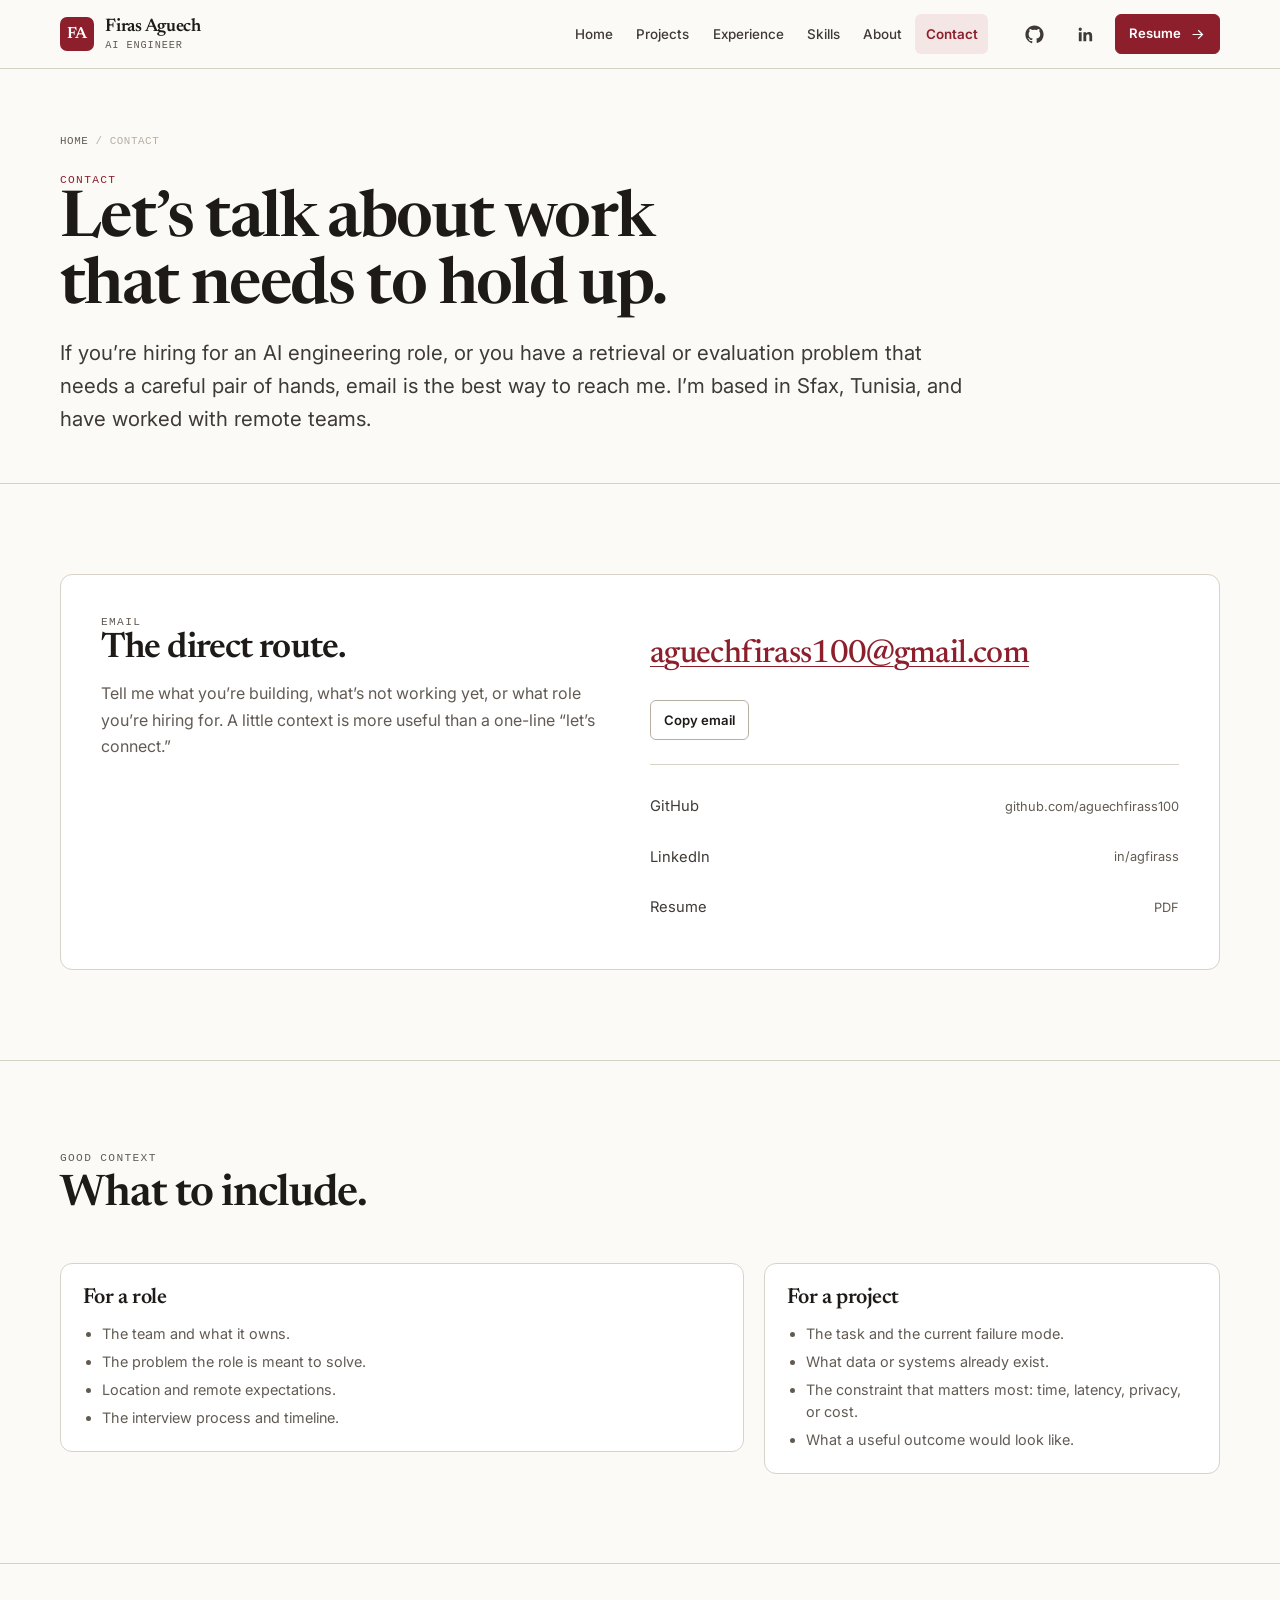
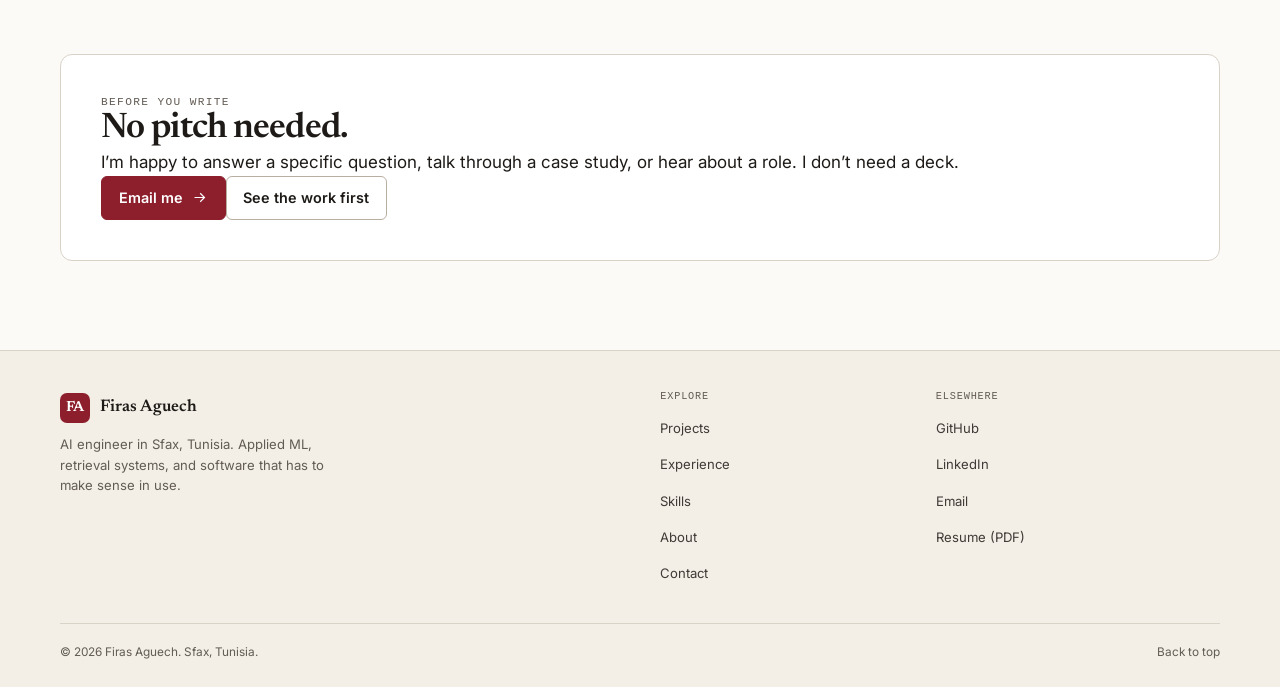
<file: contact/index.html>
<!DOCTYPE html>
<html lang="en">
<head>
  <meta charset="utf-8">
  <meta name="viewport" content="width=device-width, initial-scale=1">
  <title>Contact — Firas Aguech</title>
  <meta name="description" content="Contact Firas Aguech by email, GitHub, or LinkedIn. Based in Sfax, Tunisia; open to AI engineering roles and remote collaboration.">
  <meta name="author" content="Firas Aguech">
  <meta name="theme-color" content="#fbfaf7">
  <link rel="canonical" href="https://aguechfirass100.github.io/contact/">
  <meta property="og:type" content="website">
  <meta property="og:site_name" content="Firas Aguech">
  <meta property="og:title" content="Contact — Firas Aguech">
  <meta property="og:description" content="Email, GitHub, LinkedIn. Based in Sfax, Tunisia.">
  <meta property="og:url" content="https://aguechfirass100.github.io/contact/">
  <meta property="og:image" content="https://aguechfirass100.github.io/assets/img/og-cover.jpg">
  <meta name="twitter:card" content="summary_large_image">
  <meta name="twitter:title" content="Contact — Firas Aguech">
  <meta name="twitter:description" content="Email, GitHub, LinkedIn. Based in Sfax, Tunisia.">
  <meta name="twitter:image" content="https://aguechfirass100.github.io/assets/img/og-cover.jpg">
  <link rel="icon" href="/favicon.svg" type="image/svg+xml">
  <link rel="icon" href="/favicon.ico" sizes="any">
  <link rel="apple-touch-icon" href="/assets/img/apple-touch-icon.png">
  <link rel="preconnect" href="https://fonts.googleapis.com">
  <link rel="preconnect" href="https://fonts.gstatic.com" crossorigin>
  <link href="https://fonts.googleapis.com/css2?family=Inter:wght@400;500;600;700&family=Newsreader:ital,opsz,wght@0,6..72,400..600;1,6..72,400..500&display=swap" rel="stylesheet">
  <link rel="stylesheet" href="/assets/css/site.css">
  <script defer src="/assets/js/site.js"></script>
  <script type="application/ld+json">
    {
      "@context": "https://schema.org",
      "@type": "ContactPage",
      "name": "Contact Firas Aguech",
      "url": "https://aguechfirass100.github.io/contact/",
      "mainEntity": {
        "@type": "Person",
        "name": "Firas Aguech",
        "email": "mailto:aguechfirass100@gmail.com",
        "address": { "@type": "PostalAddress", "addressLocality": "Sfax", "addressCountry": "TN" },
        "sameAs": ["https://github.com/aguechfirass100", "https://www.linkedin.com/in/agfirass"]
      }
    }
  </script>
</head>
<body>
  <a class="skip-link" href="#main">Skip to content</a>
  <header class="site-header">
    <div class="container header-inner">
      <a class="brand" href="/" aria-label="Firas Aguech — home">
        <span class="brand-mark" aria-hidden="true">FA</span>
        <span class="brand-copy"><span class="brand-name">Firas Aguech</span><span class="brand-role">AI Engineer</span></span>
      </a>
      <nav class="site-nav" aria-label="Primary navigation">
        <a href="/">Home</a>
        <a href="/projects/">Projects</a>
        <a href="/experience/">Experience</a>
        <a href="/skills/">Skills</a>
        <a href="/about/">About</a>
        <a href="/contact/" aria-current="page">Contact</a>
      </nav>
      <div class="header-actions">
        <a class="icon-link" href="https://github.com/aguechfirass100" target="_blank" rel="noopener" aria-label="GitHub profile">
          <svg viewBox="0 0 24 24" aria-hidden="true"><path d="M12 .5C5.65.5.5 5.65.5 12c0 5.08 3.29 9.39 7.86 10.91.58.11.79-.25.79-.56 0-.28-.01-1.02-.02-2-3.2.7-3.88-1.54-3.88-1.54-.52-1.33-1.28-1.68-1.28-1.68-1.04-.71.08-.7.08-.7 1.15.08 1.76 1.18 1.76 1.18 1.02 1.75 2.68 1.25 3.33.96.1-.74.4-1.25.72-1.54-2.55-.29-5.23-1.28-5.23-5.7 0-1.26.45-2.29 1.18-3.1-.12-.29-.51-1.46.11-3.05 0 0 .96-.31 3.15 1.18a10.9 10.9 0 0 1 5.74 0c2.19-1.49 3.15-1.18 3.15-1.18.62 1.59.23 2.76.11 3.05.73.81 1.18 1.84 1.18 3.1 0 4.43-2.69 5.41-5.25 5.69.41.35.77 1.04.77 2.1 0 1.52-.01 2.74-.01 3.11 0 .31.21.67.8.56A11.5 11.5 0 0 0 23.5 12C23.5 5.65 18.35.5 12 .5Z"/></svg>
        </a>
        <a class="icon-link" href="https://www.linkedin.com/in/agfirass" target="_blank" rel="noopener" aria-label="LinkedIn profile">
          <svg viewBox="0 0 24 24" aria-hidden="true"><path d="M20.45 20.45h-3.55v-5.57c0-1.33-.02-3.04-1.85-3.04-1.85 0-2.13 1.45-2.13 2.94v5.67H9.35V9h3.41v1.56h.05c.47-.9 1.63-1.85 3.36-1.85 3.59 0 4.25 2.36 4.25 5.43v6.31ZM5.34 7.43a2.06 2.06 0 1 1 0-4.12 2.06 2.06 0 0 1 0 4.12Zm1.78 13.02H3.56V9h3.56v11.45Z"/></svg>
        </a>
        <a class="button button-primary button-small" href="/assets/docs/Firas_Aguech_Resume.pdf" target="_blank" rel="noopener">Resume <svg viewBox="0 0 24 24" aria-hidden="true"><path d="M5 12h14M13 6l6 6-6 6"/></svg></a>
        <details class="mobile-nav">
          <summary>Menu</summary>
          <nav aria-label="Mobile navigation">
            <a href="/">Home</a>
            <a href="/projects/">Projects</a>
            <a href="/experience/">Experience</a>
            <a href="/skills/">Skills</a>
            <a href="/about/">About</a>
            <a href="/contact/" aria-current="page">Contact</a>
            <span class="mobile-nav-rule" aria-hidden="true"></span>
            <a href="https://github.com/aguechfirass100" target="_blank" rel="noopener">GitHub</a>
            <a href="https://www.linkedin.com/in/agfirass" target="_blank" rel="noopener">LinkedIn</a>
            <a href="/assets/docs/Firas_Aguech_Resume.pdf" target="_blank" rel="noopener">Resume (PDF)</a>
          </nav>
        </details>
      </div>
    </div>
  </header>

  <main id="main">
    <section class="case-header">
      <div class="container">
        <nav class="breadcrumbs" aria-label="Breadcrumb"><a href="/">Home</a><span>/</span><span aria-current="page">Contact</span></nav>
        <span class="eyebrow eyebrow-accent">Contact</span>
        <h1 class="case-title">Let’s talk about work that needs to hold up.</h1>
        <p class="case-subtitle">If you’re hiring for an AI engineering role, or you have a retrieval or evaluation problem that needs a careful pair of hands, email is the best way to reach me. I’m based in Sfax, Tunisia, and have worked with remote teams.</p>
      </div>
    </section>

    <section class="section">
      <div class="container">
        <div class="contact-panel">
          <div class="contact-grid">
            <div>
              <span class="eyebrow">Email</span>
              <h2>The direct route.</h2>
              <p class="section-intro">Tell me what you’re building, what’s not working yet, or what role you’re hiring for. A little context is more useful than a one-line “let’s connect.”</p>
            </div>
            <div>
              <a class="contact-email" href="mailto:aguechfirass100@gmail.com">aguechfirass100@<wbr>gmail.com</a>
              <div class="copy-row">
                <button class="button button-secondary button-small" type="button" data-copy-email="aguechfirass100@gmail.com" hidden>Copy email</button>
                <span class="copy-status" aria-live="polite" data-copy-status></span>
              </div>
              <ul class="contact-links">
                <li><a href="https://github.com/aguechfirass100" target="_blank" rel="noopener"><span>GitHub</span><span>github.com/aguechfirass100</span></a></li>
                <li><a href="https://www.linkedin.com/in/agfirass" target="_blank" rel="noopener"><span>LinkedIn</span><span>in/agfirass</span></a></li>
                <li><a href="/assets/docs/Firas_Aguech_Resume.pdf" target="_blank" rel="noopener"><span>Resume</span><span>PDF</span></a></li>
              </ul>
            </div>
          </div>
        </div>
      </div>
    </section>

    <section class="section" aria-labelledby="notes-heading">
      <div class="container">
        <div class="section-head">
          <div class="section-head-copy"><span class="eyebrow">Good context</span><h2 class="section-title" id="notes-heading">What to include.</h2></div>
        </div>
        <div class="about-grid">
          <article class="about-card">
            <h3>For a role</h3>
            <ul>
              <li>The team and what it owns.</li>
              <li>The problem the role is meant to solve.</li>
              <li>Location and remote expectations.</li>
              <li>The interview process and timeline.</li>
            </ul>
          </article>
          <article class="about-card">
            <h3>For a project</h3>
            <ul>
              <li>The task and the current failure mode.</li>
              <li>What data or systems already exist.</li>
              <li>The constraint that matters most: time, latency, privacy, or cost.</li>
              <li>What a useful outcome would look like.</li>
            </ul>
          </article>
        </div>
      </div>
    </section>

    <section class="section section-last">
      <div class="container">
        <div class="contact-panel">
          <div><span class="eyebrow">Before you write</span><h2>No pitch needed.</h2><p>I’m happy to answer a specific question, talk through a case study, or hear about a role. I don’t need a deck.</p></div>
          <div class="contact-actions"><a class="button button-primary" href="mailto:aguechfirass100@gmail.com">Email me <svg viewBox="0 0 24 24" aria-hidden="true"><path d="M5 12h14M13 6l6 6-6 6"/></svg></a><a class="button button-secondary" href="/projects/">See the work first</a></div>
        </div>
      </div>
    </section>
  </main>

  <footer class="site-footer">
    <div class="container">
      <div class="footer-grid">
        <div><a class="footer-brand" href="/"><span class="brand-mark" aria-hidden="true">FA</span><span>Firas Aguech</span></a><p class="footer-bio">AI engineer in Sfax, Tunisia. Applied ML, retrieval systems, and software that has to make sense in use.</p></div>
        <div><h2 class="footer-heading">Explore</h2><ul class="footer-links"><li><a href="/projects/">Projects</a></li><li><a href="/experience/">Experience</a></li><li><a href="/skills/">Skills</a></li><li><a href="/about/">About</a></li><li><a href="/contact/">Contact</a></li></ul></div>
        <div><h2 class="footer-heading">Elsewhere</h2><ul class="footer-links"><li><a href="https://github.com/aguechfirass100" target="_blank" rel="noopener">GitHub</a></li><li><a href="https://www.linkedin.com/in/agfirass" target="_blank" rel="noopener">LinkedIn</a></li><li><a href="mailto:aguechfirass100@gmail.com">Email</a></li><li><a href="/assets/docs/Firas_Aguech_Resume.pdf" target="_blank" rel="noopener">Resume (PDF)</a></li></ul></div>
      </div>
      <div class="footer-bottom"><p>© <span data-year>2026</span> Firas Aguech. Sfax, Tunisia.</p><a href="#main">Back to top</a></div>
    </div>
  </footer>
</body>
</html>
</file>
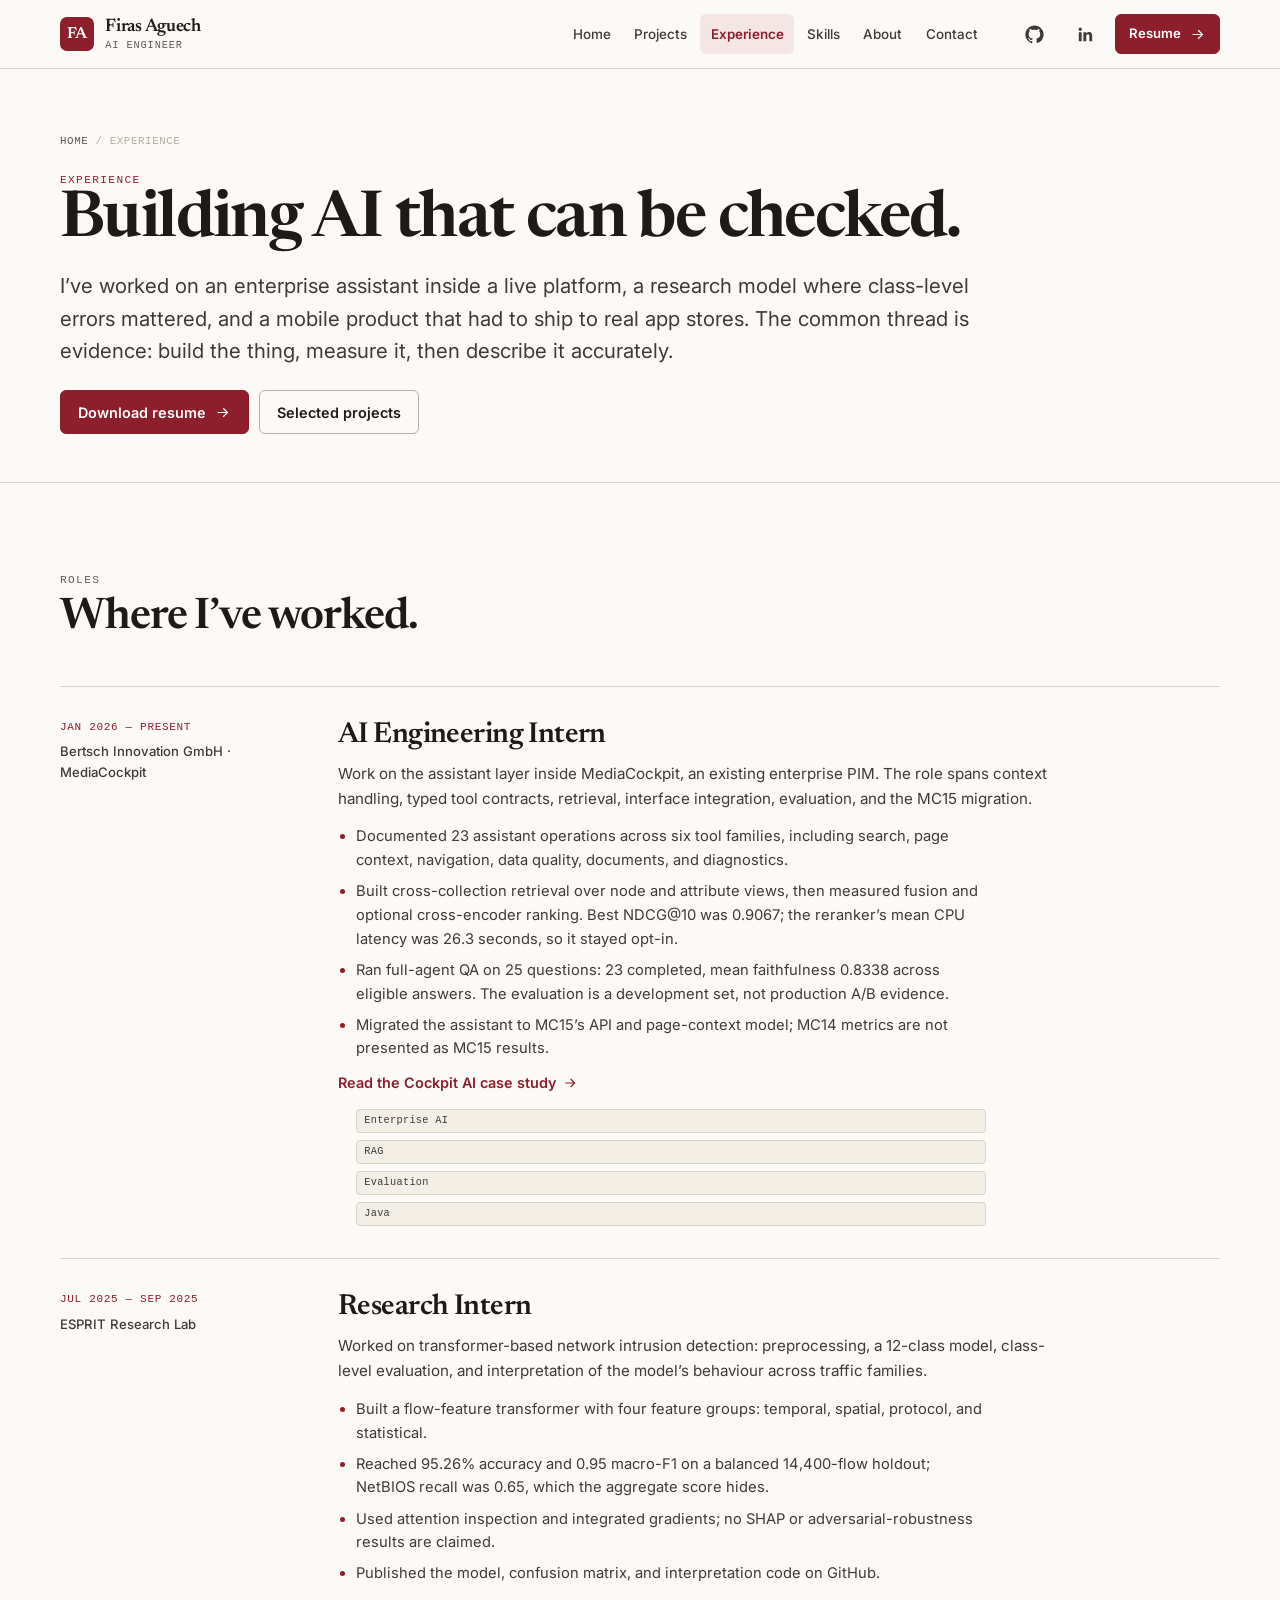
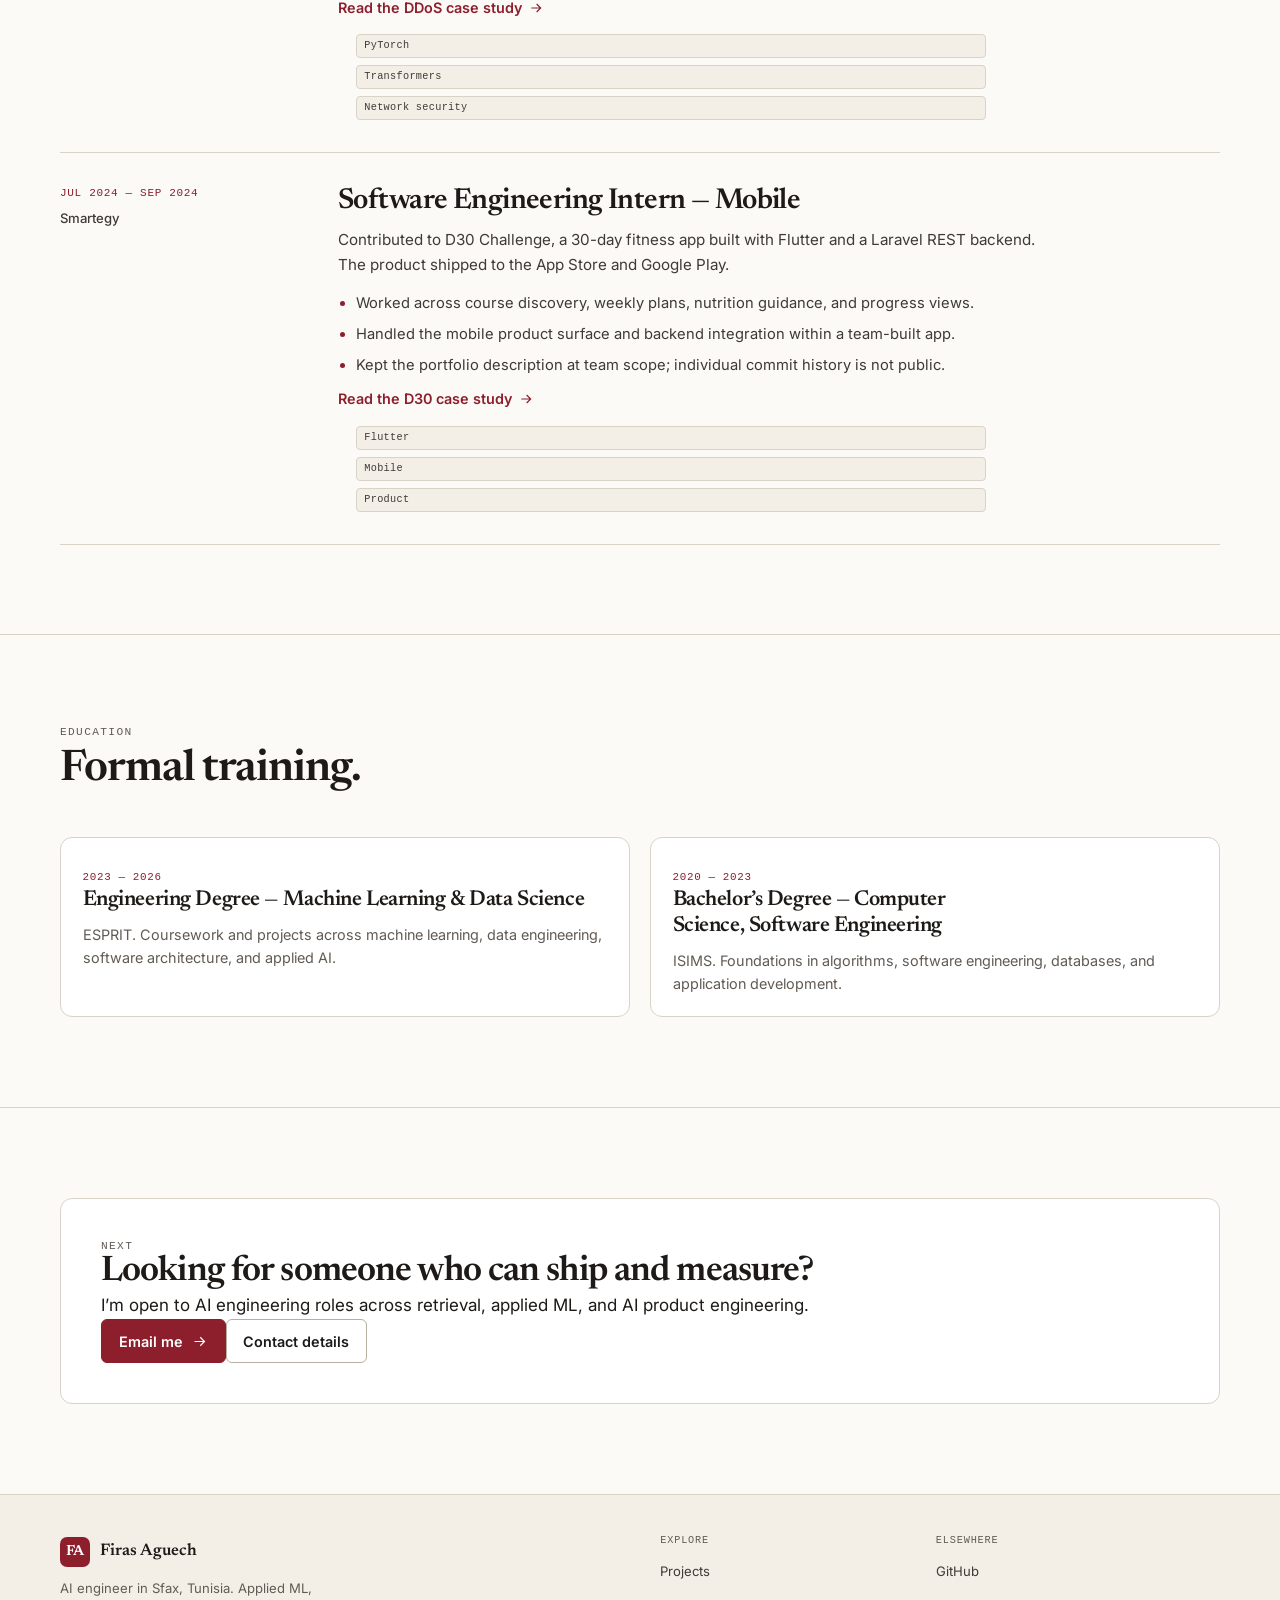
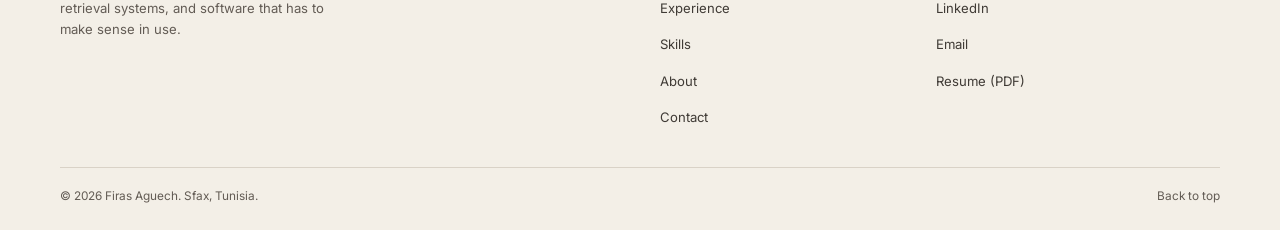
<file: experience/index.html>
<!DOCTYPE html>
<html lang="en">
<head>
  <meta charset="utf-8">
  <meta name="viewport" content="width=device-width, initial-scale=1">
  <title>Experience — Firas Aguech</title>
  <meta name="description" content="Firas Aguech's experience in enterprise AI, retrieval evaluation, transformer-based network security research, and shipped mobile product work.">
  <meta name="author" content="Firas Aguech">
  <meta name="theme-color" content="#fbfaf7">
  <link rel="canonical" href="https://aguechfirass100.github.io/experience/">
  <meta property="og:type" content="website">
  <meta property="og:site_name" content="Firas Aguech">
  <meta property="og:title" content="Experience — Firas Aguech">
  <meta property="og:description" content="Enterprise AI, retrieval evaluation, security research, and shipped product work.">
  <meta property="og:url" content="https://aguechfirass100.github.io/experience/">
  <meta property="og:image" content="https://aguechfirass100.github.io/assets/img/og-cover.jpg">
  <meta name="twitter:card" content="summary_large_image">
  <meta name="twitter:title" content="Experience — Firas Aguech">
  <meta name="twitter:description" content="Enterprise AI, retrieval evaluation, security research, and shipped product work.">
  <meta name="twitter:image" content="https://aguechfirass100.github.io/assets/img/og-cover.jpg">
  <link rel="icon" href="/favicon.svg" type="image/svg+xml">
  <link rel="icon" href="/favicon.ico" sizes="any">
  <link rel="apple-touch-icon" href="/assets/img/apple-touch-icon.png">
  <link rel="preconnect" href="https://fonts.googleapis.com">
  <link rel="preconnect" href="https://fonts.gstatic.com" crossorigin>
  <link href="https://fonts.googleapis.com/css2?family=Inter:wght@400;500;600;700&family=Newsreader:ital,opsz,wght@0,6..72,400..600;1,6..72,400..500&display=swap" rel="stylesheet">
  <link rel="stylesheet" href="/assets/css/site.css">
  <script defer src="/assets/js/site.js"></script>
  <script type="application/ld+json">
    {
      "@context": "https://schema.org",
      "@type": "ProfilePage",
      "name": "Experience — Firas Aguech",
      "url": "https://aguechfirass100.github.io/experience/",
      "mainEntity": {
        "@type": "Person",
        "name": "Firas Aguech",
        "jobTitle": "AI Engineer",
        "address": { "@type": "PostalAddress", "addressLocality": "Sfax", "addressCountry": "TN" },
        "alumniOf": ["ESPRIT", "ISIMS"],
        "worksFor": { "@type": "Organization", "name": "Bertsch Innovation GmbH" }
      }
    }
  </script>
</head>
<body>
  <a class="skip-link" href="#main">Skip to content</a>
  <header class="site-header">
    <div class="container header-inner">
      <a class="brand" href="/" aria-label="Firas Aguech — home">
        <span class="brand-mark" aria-hidden="true">FA</span>
        <span class="brand-copy"><span class="brand-name">Firas Aguech</span><span class="brand-role">AI Engineer</span></span>
      </a>
      <nav class="site-nav" aria-label="Primary navigation">
        <a href="/">Home</a>
        <a href="/projects/">Projects</a>
        <a href="/experience/" aria-current="page">Experience</a>
        <a href="/skills/">Skills</a>
        <a href="/about/">About</a>
        <a href="/contact/">Contact</a>
      </nav>
      <div class="header-actions">
        <a class="icon-link" href="https://github.com/aguechfirass100" target="_blank" rel="noopener" aria-label="GitHub profile">
          <svg viewBox="0 0 24 24" aria-hidden="true"><path d="M12 .5C5.65.5.5 5.65.5 12c0 5.08 3.29 9.39 7.86 10.91.58.11.79-.25.79-.56 0-.28-.01-1.02-.02-2-3.2.7-3.88-1.54-3.88-1.54-.52-1.33-1.28-1.68-1.28-1.68-1.04-.71.08-.7.08-.7 1.15.08 1.76 1.18 1.76 1.18 1.02 1.75 2.68 1.25 3.33.96.1-.74.4-1.25.72-1.54-2.55-.29-5.23-1.28-5.23-5.7 0-1.26.45-2.29 1.18-3.1-.12-.29-.51-1.46.11-3.05 0 0 .96-.31 3.15 1.18a10.9 10.9 0 0 1 5.74 0c2.19-1.49 3.15-1.18 3.15-1.18.62 1.59.23 2.76.11 3.05.73.81 1.18 1.84 1.18 3.1 0 4.43-2.69 5.41-5.25 5.69.41.35.77 1.04.77 2.1 0 1.52-.01 2.74-.01 3.11 0 .31.21.67.8.56A11.5 11.5 0 0 0 23.5 12C23.5 5.65 18.35.5 12 .5Z"/></svg>
        </a>
        <a class="icon-link" href="https://www.linkedin.com/in/agfirass" target="_blank" rel="noopener" aria-label="LinkedIn profile">
          <svg viewBox="0 0 24 24" aria-hidden="true"><path d="M20.45 20.45h-3.55v-5.57c0-1.33-.02-3.04-1.85-3.04-1.85 0-2.13 1.45-2.13 2.94v5.67H9.35V9h3.41v1.56h.05c.47-.9 1.63-1.85 3.36-1.85 3.59 0 4.25 2.36 4.25 5.43v6.31ZM5.34 7.43a2.06 2.06 0 1 1 0-4.12 2.06 2.06 0 0 1 0 4.12Zm1.78 13.02H3.56V9h3.56v11.45Z"/></svg>
        </a>
        <a class="button button-primary button-small" href="/assets/docs/Firas_Aguech_Resume.pdf" target="_blank" rel="noopener">Resume <svg viewBox="0 0 24 24" aria-hidden="true"><path d="M5 12h14M13 6l6 6-6 6"/></svg></a>
        <details class="mobile-nav">
          <summary>Menu</summary>
          <nav aria-label="Mobile navigation">
            <a href="/">Home</a>
            <a href="/projects/">Projects</a>
            <a href="/experience/" aria-current="page">Experience</a>
            <a href="/skills/">Skills</a>
            <a href="/about/">About</a>
            <a href="/contact/">Contact</a>
            <span class="mobile-nav-rule" aria-hidden="true"></span>
            <a href="https://github.com/aguechfirass100" target="_blank" rel="noopener">GitHub</a>
            <a href="https://www.linkedin.com/in/agfirass" target="_blank" rel="noopener">LinkedIn</a>
            <a href="/assets/docs/Firas_Aguech_Resume.pdf" target="_blank" rel="noopener">Resume (PDF)</a>
          </nav>
        </details>
      </div>
    </div>
  </header>

  <main id="main">
    <section class="case-header">
      <div class="container">
        <nav class="breadcrumbs" aria-label="Breadcrumb"><a href="/">Home</a><span>/</span><span aria-current="page">Experience</span></nav>
        <span class="eyebrow eyebrow-accent">Experience</span>
        <h1 class="case-title">Building AI that can be checked.</h1>
        <p class="case-subtitle">I’ve worked on an enterprise assistant inside a live platform, a research model where class-level errors mattered, and a mobile product that had to ship to real app stores. The common thread is evidence: build the thing, measure it, then describe it accurately.</p>
        <div class="case-actions">
          <a class="button button-primary" href="/assets/docs/Firas_Aguech_Resume.pdf" target="_blank" rel="noopener">Download resume <svg viewBox="0 0 24 24" aria-hidden="true"><path d="M5 12h14M13 6l6 6-6 6"/></svg></a>
          <a class="button button-secondary" href="/projects/">Selected projects</a>
        </div>
      </div>
    </section>

    <section class="section" aria-labelledby="roles-heading">
      <div class="container">
        <div class="section-head">
          <div class="section-head-copy">
            <span class="eyebrow">Roles</span>
            <h2 class="section-title" id="roles-heading">Where I’ve worked.</h2>
          </div>
        </div>

        <div class="timeline">
          <article class="role">
            <div class="role-meta">
              <p class="role-dates">Jan 2026 — Present</p>
              <p class="role-company">Bertsch Innovation GmbH · MediaCockpit</p>
            </div>
            <div class="role-body">
              <h3 class="role-title">AI Engineering Intern</h3>
              <p>Work on the assistant layer inside MediaCockpit, an existing enterprise PIM. The role spans context handling, typed tool contracts, retrieval, interface integration, evaluation, and the MC15 migration.</p>
              <ul>
                <li>Documented 23 assistant operations across six tool families, including search, page context, navigation, data quality, documents, and diagnostics.</li>
                <li>Built cross-collection retrieval over node and attribute views, then measured fusion and optional cross-encoder ranking. Best NDCG@10 was 0.9067; the reranker’s mean CPU latency was 26.3 seconds, so it stayed opt-in.</li>
                <li>Ran full-agent QA on 25 questions: 23 completed, mean faithfulness 0.8338 across eligible answers. The evaluation is a development set, not production A/B evidence.</li>
                <li>Migrated the assistant to MC15’s API and page-context model; MC14 metrics are not presented as MC15 results.</li>
              </ul>
              <p><a class="text-link" href="/work/cockpit-ai/">Read the Cockpit AI case study <svg viewBox="0 0 24 24" aria-hidden="true"><path d="M5 12h14M13 6l6 6-6 6"/></svg></a></p>
              <ul class="tags role-tags" aria-label="Focus areas"><li class="tag">Enterprise AI</li><li class="tag">RAG</li><li class="tag">Evaluation</li><li class="tag">Java</li></ul>
            </div>
          </article>

          <article class="role">
            <div class="role-meta">
              <p class="role-dates">Jul 2025 — Sep 2025</p>
              <p class="role-company">ESPRIT Research Lab</p>
            </div>
            <div class="role-body">
              <h3 class="role-title">Research Intern</h3>
              <p>Worked on transformer-based network intrusion detection: preprocessing, a 12-class model, class-level evaluation, and interpretation of the model’s behaviour across traffic families.</p>
              <ul>
                <li>Built a flow-feature transformer with four feature groups: temporal, spatial, protocol, and statistical.</li>
                <li>Reached 95.26% accuracy and 0.95 macro-F1 on a balanced 14,400-flow holdout; NetBIOS recall was 0.65, which the aggregate score hides.</li>
                <li>Used attention inspection and integrated gradients; no SHAP or adversarial-robustness results are claimed.</li>
                <li>Published the model, confusion matrix, and interpretation code on GitHub.</li>
              </ul>
              <p><a class="text-link" href="/work/ddos-detection/">Read the DDoS case study <svg viewBox="0 0 24 24" aria-hidden="true"><path d="M5 12h14M13 6l6 6-6 6"/></svg></a></p>
              <ul class="tags role-tags" aria-label="Focus areas"><li class="tag">PyTorch</li><li class="tag">Transformers</li><li class="tag">Network security</li></ul>
            </div>
          </article>

          <article class="role">
            <div class="role-meta">
              <p class="role-dates">Jul 2024 — Sep 2024</p>
              <p class="role-company">Smartegy</p>
            </div>
            <div class="role-body">
              <h3 class="role-title">Software Engineering Intern — Mobile</h3>
              <p>Contributed to D30 Challenge, a 30-day fitness app built with Flutter and a Laravel REST backend. The product shipped to the App Store and Google Play.</p>
              <ul>
                <li>Worked across course discovery, weekly plans, nutrition guidance, and progress views.</li>
                <li>Handled the mobile product surface and backend integration within a team-built app.</li>
                <li>Kept the portfolio description at team scope; individual commit history is not public.</li>
              </ul>
              <p><a class="text-link" href="/work/d30-challenge/">Read the D30 case study <svg viewBox="0 0 24 24" aria-hidden="true"><path d="M5 12h14M13 6l6 6-6 6"/></svg></a></p>
              <ul class="tags role-tags" aria-label="Focus areas"><li class="tag">Flutter</li><li class="tag">Mobile</li><li class="tag">Product</li></ul>
            </div>
          </article>
        </div>
      </div>
    </section>

    <section class="section" aria-labelledby="education-heading">
      <div class="container">
        <div class="section-head">
          <div class="section-head-copy">
            <span class="eyebrow">Education</span>
            <h2 class="section-title" id="education-heading">Formal training.</h2>
          </div>
        </div>
        <div class="education-grid">
          <article class="education-card">
            <span class="education-meta">2023 — 2026</span>
            <h3>Engineering Degree — Machine Learning &amp; Data Science</h3>
            <p>ESPRIT. Coursework and projects across machine learning, data engineering, software architecture, and applied AI.</p>
          </article>
          <article class="education-card">
            <span class="education-meta">2020 — 2023</span>
            <h3>Bachelor’s Degree — Computer Science, Software Engineering</h3>
            <p>ISIMS. Foundations in algorithms, software engineering, databases, and application development.</p>
          </article>
        </div>
      </div>
    </section>

    <section class="section section-last">
      <div class="container">
        <div class="contact-panel">
          <div><span class="eyebrow">Next</span><h2>Looking for someone who can ship and measure?</h2><p>I’m open to AI engineering roles across retrieval, applied ML, and AI product engineering.</p></div>
          <div class="contact-actions"><a class="button button-primary" href="mailto:aguechfirass100@gmail.com">Email me <svg viewBox="0 0 24 24" aria-hidden="true"><path d="M5 12h14M13 6l6 6-6 6"/></svg></a><a class="button button-secondary" href="/contact/">Contact details</a></div>
        </div>
      </div>
    </section>
  </main>

  <footer class="site-footer">
    <div class="container">
      <div class="footer-grid">
        <div><a class="footer-brand" href="/"><span class="brand-mark" aria-hidden="true">FA</span><span>Firas Aguech</span></a><p class="footer-bio">AI engineer in Sfax, Tunisia. Applied ML, retrieval systems, and software that has to make sense in use.</p></div>
        <div><h2 class="footer-heading">Explore</h2><ul class="footer-links"><li><a href="/projects/">Projects</a></li><li><a href="/experience/">Experience</a></li><li><a href="/skills/">Skills</a></li><li><a href="/about/">About</a></li><li><a href="/contact/">Contact</a></li></ul></div>
        <div><h2 class="footer-heading">Elsewhere</h2><ul class="footer-links"><li><a href="https://github.com/aguechfirass100" target="_blank" rel="noopener">GitHub</a></li><li><a href="https://www.linkedin.com/in/agfirass" target="_blank" rel="noopener">LinkedIn</a></li><li><a href="mailto:aguechfirass100@gmail.com">Email</a></li><li><a href="/assets/docs/Firas_Aguech_Resume.pdf" target="_blank" rel="noopener">Resume (PDF)</a></li></ul></div>
      </div>
      <div class="footer-bottom"><p>© <span data-year>2026</span> Firas Aguech. Sfax, Tunisia.</p><a href="#main">Back to top</a></div>
    </div>
  </footer>
</body>
</html>
</file>
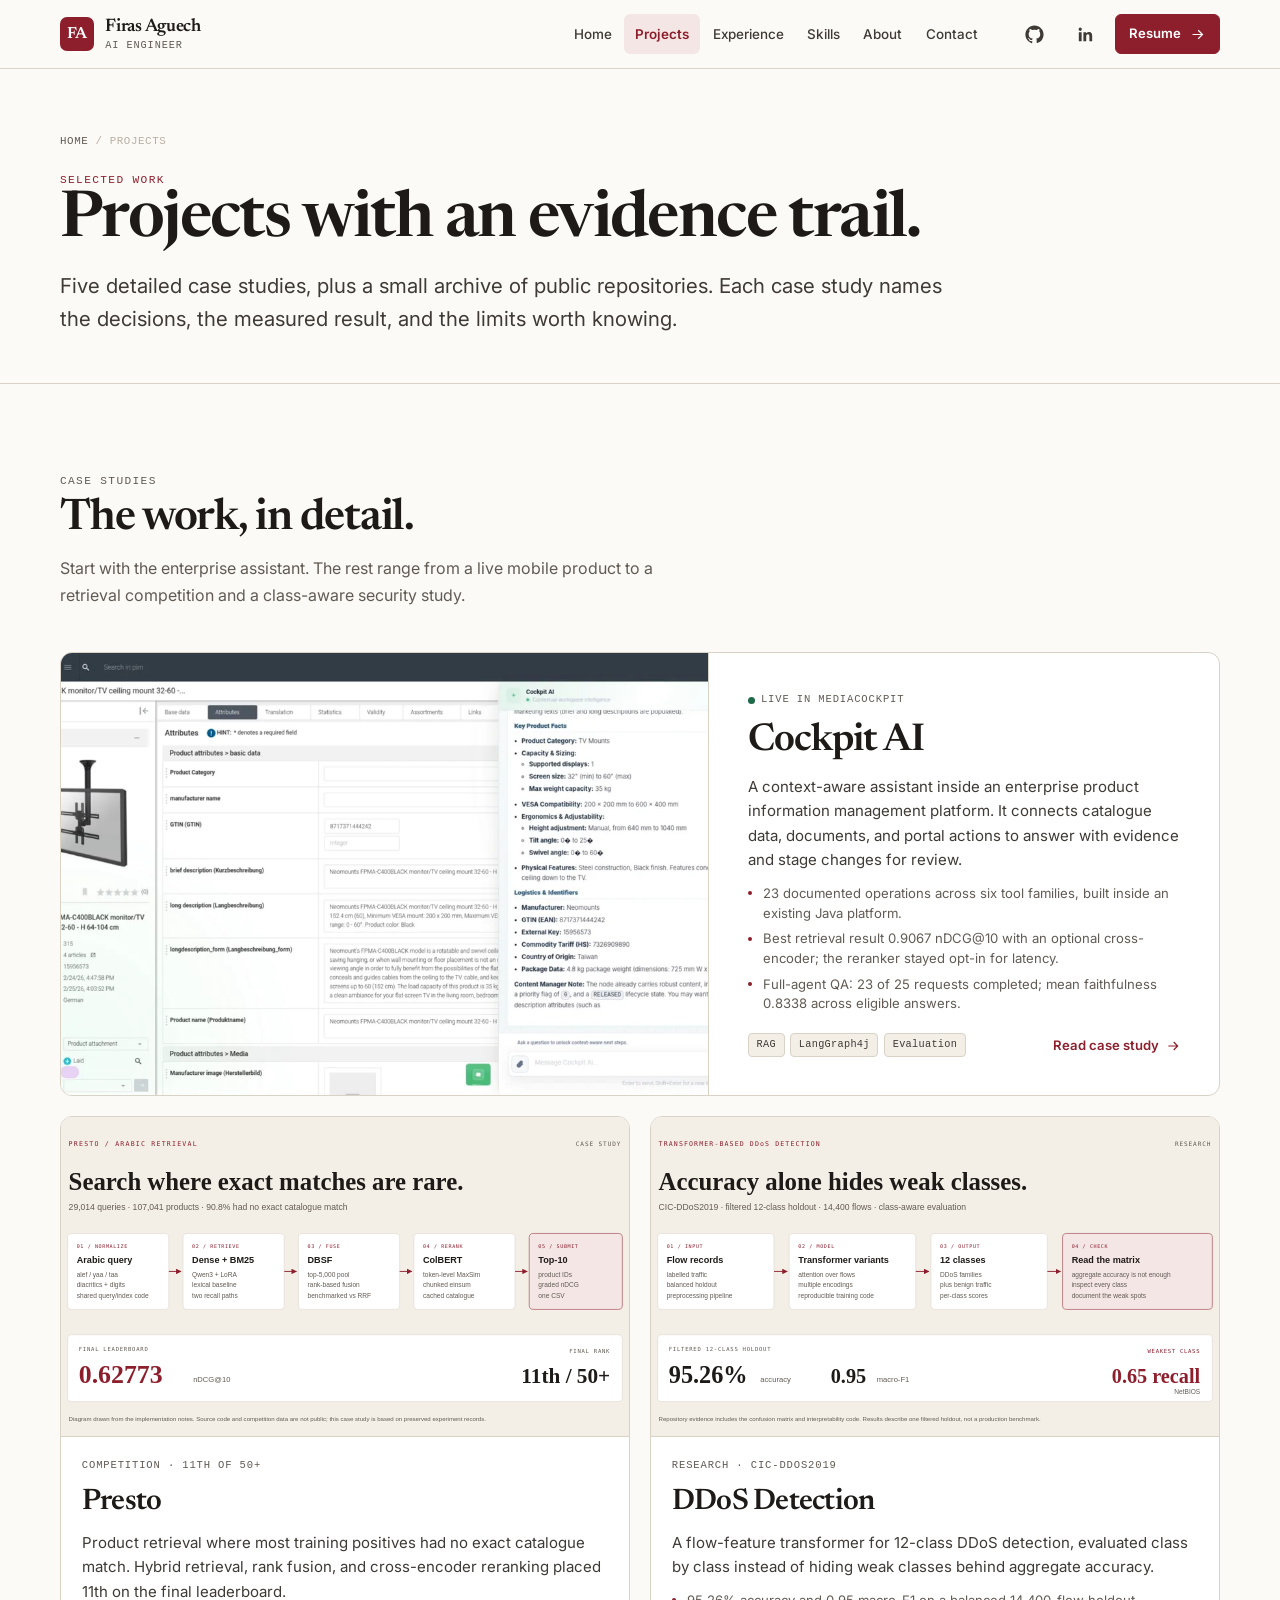
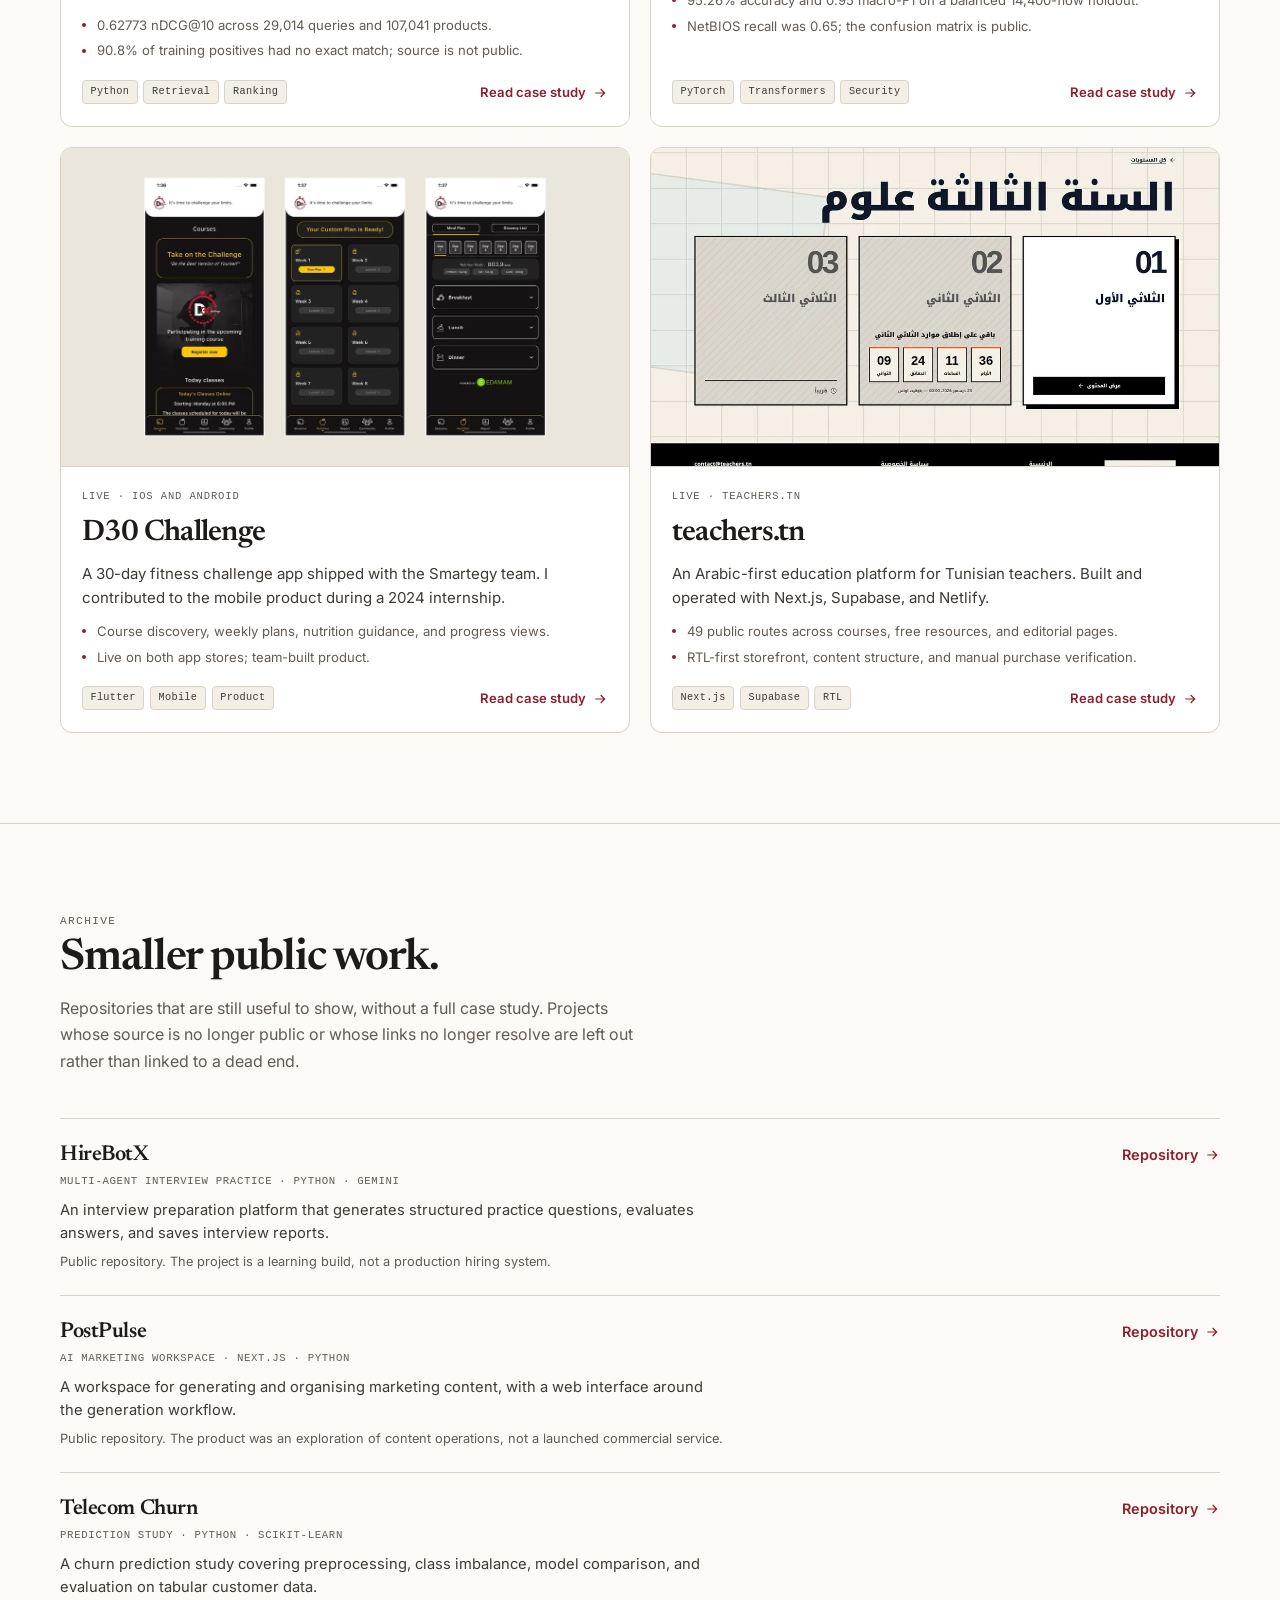
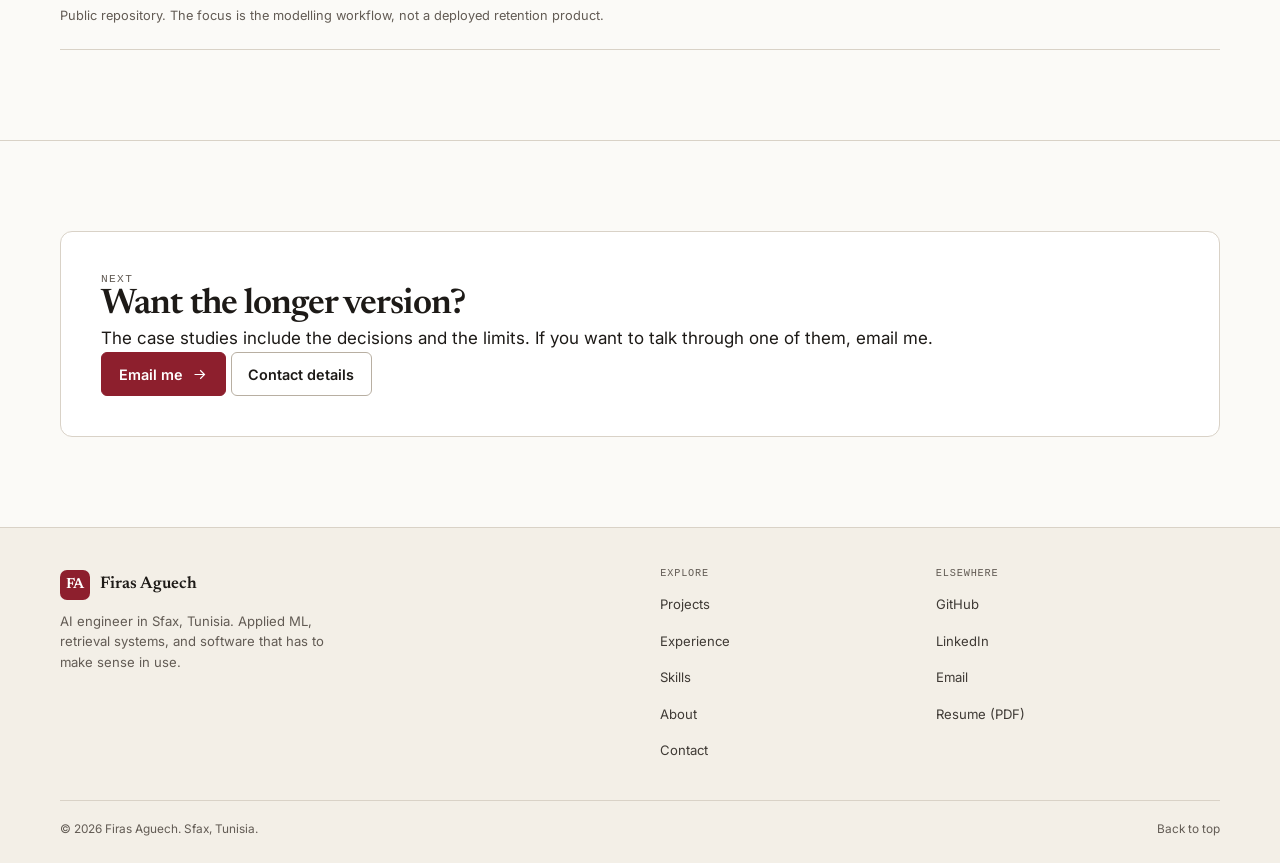
<file: projects/index.html>
<!DOCTYPE html>
<html lang="en">
<head>
  <meta charset="utf-8">
  <meta name="viewport" content="width=device-width, initial-scale=1">
  <title>Projects — Firas Aguech</title>
  <meta name="description" content="Selected AI and software projects by Firas Aguech: enterprise retrieval, search ranking, intrusion detection, a shipped mobile app, and a live education platform.">
  <meta name="author" content="Firas Aguech">
  <meta name="theme-color" content="#fbfaf7">
  <link rel="canonical" href="https://aguechfirass100.github.io/projects/">
  <meta property="og:type" content="website">
  <meta property="og:site_name" content="Firas Aguech">
  <meta property="og:title" content="Projects — Firas Aguech">
  <meta property="og:description" content="Selected AI and software projects with evidence, decisions, and limits.">
  <meta property="og:url" content="https://aguechfirass100.github.io/projects/">
  <meta property="og:image" content="https://aguechfirass100.github.io/assets/img/og-cover.jpg">
  <meta name="twitter:card" content="summary_large_image">
  <meta name="twitter:title" content="Projects — Firas Aguech">
  <meta name="twitter:description" content="Selected AI and software projects with evidence, decisions, and limits.">
  <meta name="twitter:image" content="https://aguechfirass100.github.io/assets/img/og-cover.jpg">
  <link rel="icon" href="/favicon.svg" type="image/svg+xml">
  <link rel="icon" href="/favicon.ico" sizes="any">
  <link rel="apple-touch-icon" href="/assets/img/apple-touch-icon.png">
  <link rel="preconnect" href="https://fonts.googleapis.com">
  <link rel="preconnect" href="https://fonts.gstatic.com" crossorigin>
  <link href="https://fonts.googleapis.com/css2?family=Inter:wght@400;500;600;700&family=Newsreader:ital,opsz,wght@0,6..72,400..600;1,6..72,400..500&display=swap" rel="stylesheet">
  <link rel="stylesheet" href="/assets/css/site.css">
  <script defer src="/assets/js/site.js"></script>
  <script type="application/ld+json">
    {
      "@context": "https://schema.org",
      "@type": "CollectionPage",
      "name": "Projects — Firas Aguech",
      "url": "https://aguechfirass100.github.io/projects/",
      "author": { "@type": "Person", "name": "Firas Aguech" },
      "hasPart": [
        { "@type": "CreativeWork", "name": "Cockpit AI", "url": "https://aguechfirass100.github.io/work/cockpit-ai/" },
        { "@type": "CreativeWork", "name": "Presto", "url": "https://aguechfirass100.github.io/work/presto/" },
        { "@type": "CreativeWork", "name": "DDoS Detection", "url": "https://aguechfirass100.github.io/work/ddos-detection/" },
        { "@type": "CreativeWork", "name": "D30 Challenge", "url": "https://aguechfirass100.github.io/work/d30-challenge/" },
        { "@type": "CreativeWork", "name": "teachers.tn", "url": "https://aguechfirass100.github.io/work/teachers-tn/" }
      ]
    }
  </script>
</head>
<body>
  <a class="skip-link" href="#main">Skip to content</a>
  <header class="site-header">
    <div class="container header-inner">
      <a class="brand" href="/" aria-label="Firas Aguech — home">
        <span class="brand-mark" aria-hidden="true">FA</span>
        <span class="brand-copy"><span class="brand-name">Firas Aguech</span><span class="brand-role">AI Engineer</span></span>
      </a>
      <nav class="site-nav" aria-label="Primary navigation">
        <a href="/">Home</a>
        <a href="/projects/" aria-current="page">Projects</a>
        <a href="/experience/">Experience</a>
        <a href="/skills/">Skills</a>
        <a href="/about/">About</a>
        <a href="/contact/">Contact</a>
      </nav>
      <div class="header-actions">
        <a class="icon-link" href="https://github.com/aguechfirass100" target="_blank" rel="noopener" aria-label="GitHub profile">
          <svg viewBox="0 0 24 24" aria-hidden="true"><path d="M12 .5C5.65.5.5 5.65.5 12c0 5.08 3.29 9.39 7.86 10.91.58.11.79-.25.79-.56 0-.28-.01-1.02-.02-2-3.2.7-3.88-1.54-3.88-1.54-.52-1.33-1.28-1.68-1.28-1.68-1.04-.71.08-.7.08-.7 1.15.08 1.76 1.18 1.76 1.18 1.02 1.75 2.68 1.25 3.33.96.1-.74.4-1.25.72-1.54-2.55-.29-5.23-1.28-5.23-5.7 0-1.26.45-2.29 1.18-3.1-.12-.29-.51-1.46.11-3.05 0 0 .96-.31 3.15 1.18a10.9 10.9 0 0 1 5.74 0c2.19-1.49 3.15-1.18 3.15-1.18.62 1.59.23 2.76.11 3.05.73.81 1.18 1.84 1.18 3.1 0 4.43-2.69 5.41-5.25 5.69.41.35.77 1.04.77 2.1 0 1.52-.01 2.74-.01 3.11 0 .31.21.67.8.56A11.5 11.5 0 0 0 23.5 12C23.5 5.65 18.35.5 12 .5Z"/></svg>
        </a>
        <a class="icon-link" href="https://www.linkedin.com/in/agfirass" target="_blank" rel="noopener" aria-label="LinkedIn profile">
          <svg viewBox="0 0 24 24" aria-hidden="true"><path d="M20.45 20.45h-3.55v-5.57c0-1.33-.02-3.04-1.85-3.04-1.85 0-2.13 1.45-2.13 2.94v5.67H9.35V9h3.41v1.56h.05c.47-.9 1.63-1.85 3.36-1.85 3.59 0 4.25 2.36 4.25 5.43v6.31ZM5.34 7.43a2.06 2.06 0 1 1 0-4.12 2.06 2.06 0 0 1 0 4.12Zm1.78 13.02H3.56V9h3.56v11.45Z"/></svg>
        </a>
        <a class="button button-primary button-small" href="/assets/docs/Firas_Aguech_Resume.pdf" target="_blank" rel="noopener">Resume <svg viewBox="0 0 24 24" aria-hidden="true"><path d="M5 12h14M13 6l6 6-6 6"/></svg></a>
        <details class="mobile-nav">
          <summary>Menu</summary>
          <nav aria-label="Mobile navigation">
            <a href="/">Home</a>
            <a href="/projects/" aria-current="page">Projects</a>
            <a href="/experience/">Experience</a>
            <a href="/skills/">Skills</a>
            <a href="/about/">About</a>
            <a href="/contact/">Contact</a>
            <span class="mobile-nav-rule" aria-hidden="true"></span>
            <a href="https://github.com/aguechfirass100" target="_blank" rel="noopener">GitHub</a>
            <a href="https://www.linkedin.com/in/agfirass" target="_blank" rel="noopener">LinkedIn</a>
            <a href="/assets/docs/Firas_Aguech_Resume.pdf" target="_blank" rel="noopener">Resume (PDF)</a>
          </nav>
        </details>
      </div>
    </div>
  </header>

  <main id="main">
    <section class="case-header">
      <div class="container">
        <nav class="breadcrumbs" aria-label="Breadcrumb">
          <a href="/">Home</a><span>/</span><span aria-current="page">Projects</span>
        </nav>
        <span class="eyebrow eyebrow-accent">Selected work</span>
        <h1 class="case-title">Projects with an evidence trail.</h1>
        <p class="case-subtitle">Five detailed case studies, plus a small archive of public repositories. Each case study names the decisions, the measured result, and the limits worth knowing.</p>
      </div>
    </section>

    <section class="section" aria-labelledby="case-studies-heading">
      <div class="container">
        <div class="section-head">
          <div class="section-head-copy">
            <span class="eyebrow">Case studies</span>
            <h2 class="section-title" id="case-studies-heading">The work, in detail.</h2>
            <p class="section-intro">Start with the enterprise assistant. The rest range from a live mobile product to a retrieval competition and a class-aware security study.</p>
          </div>
        </div>

        <article class="project-card project-feature">
          <a href="/work/cockpit-ai/" aria-label="Read the Cockpit AI case study">
            <div class="project-media">
              <img src="/assets/img/optimized/cockpit/portal-context.webp" alt="Cockpit AI assistant panel open beside a product record in MediaCockpit" width="1400" height="680" loading="lazy">
            </div>
            <div class="project-body">
              <p class="project-status"><span class="status-dot status-dot-live" aria-hidden="true"></span>Live in MediaCockpit</p>
              <h3 class="project-title">Cockpit AI</h3>
              <p class="project-summary">A context-aware assistant inside an enterprise product information management platform. It connects catalogue data, documents, and portal actions to answer with evidence and stage changes for review.</p>
              <ul class="project-points">
                <li>23 documented operations across six tool families, built inside an existing Java platform.</li>
                <li>Best retrieval result 0.9067 nDCG@10 with an optional cross-encoder; the reranker stayed opt-in for latency.</li>
                <li>Full-agent QA: 23 of 25 requests completed; mean faithfulness 0.8338 across eligible answers.</li>
              </ul>
              <div class="project-footer">
                <ul class="tags" aria-label="Technologies"><li class="tag">RAG</li><li class="tag">LangGraph4j</li><li class="tag">Evaluation</li></ul>
                <span class="text-link">Read case study <svg viewBox="0 0 24 24" aria-hidden="true"><path d="M5 12h14M13 6l6 6-6 6"/></svg></span>
              </div>
            </div>
          </a>
        </article>

        <div class="project-grid">
          <article class="project-card">
            <a href="/work/presto/" aria-label="Read the Presto case study">
              <div class="project-media"><img src="/assets/img/presto/pipeline-warm.svg" alt="Presto retrieval pipeline from query normalization through fusion and reranking" width="1200" height="630" loading="lazy"></div>
              <div class="project-body">
                <p class="project-status">Competition · 11th of 50+</p>
                <h3 class="project-title">Presto</h3>
                <p class="project-summary">Product retrieval where most training positives had no exact catalogue match. Hybrid retrieval, rank fusion, and cross-encoder reranking placed 11th on the final leaderboard.</p>
                <ul class="project-points">
                  <li>0.62773 nDCG@10 across 29,014 queries and 107,041 products.</li>
                  <li>90.8% of training positives had no exact match; source is not public.</li>
                </ul>
                <div class="project-footer"><ul class="tags" aria-label="Technologies"><li class="tag">Python</li><li class="tag">Retrieval</li><li class="tag">Ranking</li></ul><span class="text-link">Read case study <svg viewBox="0 0 24 24" aria-hidden="true"><path d="M5 12h14M13 6l6 6-6 6"/></svg></span></div>
              </div>
            </a>
          </article>

          <article class="project-card">
            <a href="/work/ddos-detection/" aria-label="Read the DDoS detection case study">
              <div class="project-media"><img src="/assets/img/ddos/detection-overview.svg" alt="DDoS detection flow and class-aware evaluation summary" width="1200" height="630" loading="lazy"></div>
              <div class="project-body">
                <p class="project-status">Research · CIC-DDoS2019</p>
                <h3 class="project-title">DDoS Detection</h3>
                <p class="project-summary">A flow-feature transformer for 12-class DDoS detection, evaluated class by class instead of hiding weak classes behind aggregate accuracy.</p>
                <ul class="project-points">
                  <li>95.26% accuracy and 0.95 macro-F1 on a balanced 14,400-flow holdout.</li>
                  <li>NetBIOS recall was 0.65; the confusion matrix is public.</li>
                </ul>
                <div class="project-footer"><ul class="tags" aria-label="Technologies"><li class="tag">PyTorch</li><li class="tag">Transformers</li><li class="tag">Security</li></ul><span class="text-link">Read case study <svg viewBox="0 0 24 24" aria-hidden="true"><path d="M5 12h14M13 6l6 6-6 6"/></svg></span></div>
              </div>
            </a>
          </article>

          <article class="project-card">
            <a href="/work/d30-challenge/" aria-label="Read the D30 Challenge case study">
              <div class="project-media"><img src="/assets/img/optimized/d30/collage.webp" alt="D30 Challenge app screens for courses, weekly plan, and nutrition" width="1200" height="675" loading="lazy"></div>
              <div class="project-body">
                <p class="project-status">Live · iOS and Android</p>
                <h3 class="project-title">D30 Challenge</h3>
                <p class="project-summary">A 30-day fitness challenge app shipped with the Smartegy team. I contributed to the mobile product during a 2024 internship.</p>
                <ul class="project-points">
                  <li>Course discovery, weekly plans, nutrition guidance, and progress views.</li>
                  <li>Live on both app stores; team-built product.</li>
                </ul>
                <div class="project-footer"><ul class="tags" aria-label="Technologies"><li class="tag">Flutter</li><li class="tag">Mobile</li><li class="tag">Product</li></ul><span class="text-link">Read case study <svg viewBox="0 0 24 24" aria-hidden="true"><path d="M5 12h14M13 6l6 6-6 6"/></svg></span></div>
              </div>
            </a>
          </article>

          <article class="project-card">
            <a href="/work/teachers-tn/" aria-label="Read the teachers.tn case study">
              <div class="project-media"><img src="/assets/img/optimized/teachers/courses.webp" alt="teachers.tn course catalogue in Arabic" width="1100" height="844" loading="lazy"></div>
              <div class="project-body">
                <p class="project-status">Live · teachers.tn</p>
                <h3 class="project-title">teachers.tn</h3>
                <p class="project-summary">An Arabic-first education platform for Tunisian teachers. Built and operated with Next.js, Supabase, and Netlify.</p>
                <ul class="project-points">
                  <li>49 public routes across courses, free resources, and editorial pages.</li>
                  <li>RTL-first storefront, content structure, and manual purchase verification.</li>
                </ul>
                <div class="project-footer"><ul class="tags" aria-label="Technologies"><li class="tag">Next.js</li><li class="tag">Supabase</li><li class="tag">RTL</li></ul><span class="text-link">Read case study <svg viewBox="0 0 24 24" aria-hidden="true"><path d="M5 12h14M13 6l6 6-6 6"/></svg></span></div>
              </div>
            </a>
          </article>
        </div>
      </div>
    </section>

    <section class="section" aria-labelledby="archive-heading">
      <div class="container">
        <div class="section-head">
          <div class="section-head-copy">
            <span class="eyebrow">Archive</span>
            <h2 class="section-title" id="archive-heading">Smaller public work.</h2>
            <p class="section-intro">Repositories that are still useful to show, without a full case study. Projects whose source is no longer public or whose links no longer resolve are left out rather than linked to a dead end.</p>
          </div>
        </div>

        <div class="archive">
          <article class="archive-item">
            <div class="archive-main">
              <h3 class="archive-title"><a href="https://github.com/aguechfirass100/HireBotX" target="_blank" rel="noopener">HireBotX</a></h3>
              <p class="archive-meta">Multi-agent interview practice · Python · Gemini</p>
              <p class="archive-summary">An interview preparation platform that generates structured practice questions, evaluates answers, and saves interview reports.</p>
              <p class="archive-note">Public repository. The project is a learning build, not a production hiring system.</p>
            </div>
            <div class="archive-links"><a class="text-link" href="https://github.com/aguechfirass100/HireBotX" target="_blank" rel="noopener">Repository <svg viewBox="0 0 24 24" aria-hidden="true"><path d="M5 12h14M13 6l6 6-6 6"/></svg></a></div>
          </article>

          <article class="archive-item">
            <div class="archive-main">
              <h3 class="archive-title"><a href="https://github.com/aguechfirass100/PostPulse" target="_blank" rel="noopener">PostPulse</a></h3>
              <p class="archive-meta">AI marketing workspace · Next.js · Python</p>
              <p class="archive-summary">A workspace for generating and organising marketing content, with a web interface around the generation workflow.</p>
              <p class="archive-note">Public repository. The product was an exploration of content operations, not a launched commercial service.</p>
            </div>
            <div class="archive-links"><a class="text-link" href="https://github.com/aguechfirass100/PostPulse" target="_blank" rel="noopener">Repository <svg viewBox="0 0 24 24" aria-hidden="true"><path d="M5 12h14M13 6l6 6-6 6"/></svg></a></div>
          </article>

          <article class="archive-item">
            <div class="archive-main">
              <h3 class="archive-title"><a href="https://github.com/aguechfirass100/customer-churn-prediction-telecom" target="_blank" rel="noopener">Telecom Churn</a></h3>
              <p class="archive-meta">Prediction study · Python · scikit-learn</p>
              <p class="archive-summary">A churn prediction study covering preprocessing, class imbalance, model comparison, and evaluation on tabular customer data.</p>
              <p class="archive-note">Public repository. The focus is the modelling workflow, not a deployed retention product.</p>
            </div>
            <div class="archive-links"><a class="text-link" href="https://github.com/aguechfirass100/customer-churn-prediction-telecom" target="_blank" rel="noopener">Repository <svg viewBox="0 0 24 24" aria-hidden="true"><path d="M5 12h14M13 6l6 6-6 6"/></svg></a></div>
          </article>
        </div>
      </div>
    </section>

    <section class="section section-last">
      <div class="container">
        <div class="contact-panel">
          <div>
            <span class="eyebrow">Next</span>
            <h2>Want the longer version?</h2>
            <p>The case studies include the decisions and the limits. If you want to talk through one of them, email me.</p>
          </div>
          <div class="contact-actions">
            <a class="button button-primary" href="mailto:aguechfirass100@gmail.com">Email me <svg viewBox="0 0 24 24" aria-hidden="true"><path d="M5 12h14M13 6l6 6-6 6"/></svg></a>
            <a class="button button-secondary" href="/contact/">Contact details</a>
          </div>
        </div>
      </div>
    </section>
  </main>

  <footer class="site-footer">
    <div class="container">
      <div class="footer-grid">
        <div>
          <a class="footer-brand" href="/"><span class="brand-mark" aria-hidden="true">FA</span><span>Firas Aguech</span></a>
          <p class="footer-bio">AI engineer in Sfax, Tunisia. Applied ML, retrieval systems, and software that has to make sense in use.</p>
        </div>
        <div>
          <h2 class="footer-heading">Explore</h2>
          <ul class="footer-links"><li><a href="/projects/">Projects</a></li><li><a href="/experience/">Experience</a></li><li><a href="/skills/">Skills</a></li><li><a href="/about/">About</a></li><li><a href="/contact/">Contact</a></li></ul>
        </div>
        <div>
          <h2 class="footer-heading">Elsewhere</h2>
          <ul class="footer-links"><li><a href="https://github.com/aguechfirass100" target="_blank" rel="noopener">GitHub</a></li><li><a href="https://www.linkedin.com/in/agfirass" target="_blank" rel="noopener">LinkedIn</a></li><li><a href="mailto:aguechfirass100@gmail.com">Email</a></li><li><a href="/assets/docs/Firas_Aguech_Resume.pdf" target="_blank" rel="noopener">Resume (PDF)</a></li></ul>
        </div>
      </div>
      <div class="footer-bottom"><p>© <span data-year>2026</span> Firas Aguech. Sfax, Tunisia.</p><a href="#main">Back to top</a></div>
    </div>
  </footer>
</body>
</html>
</file>
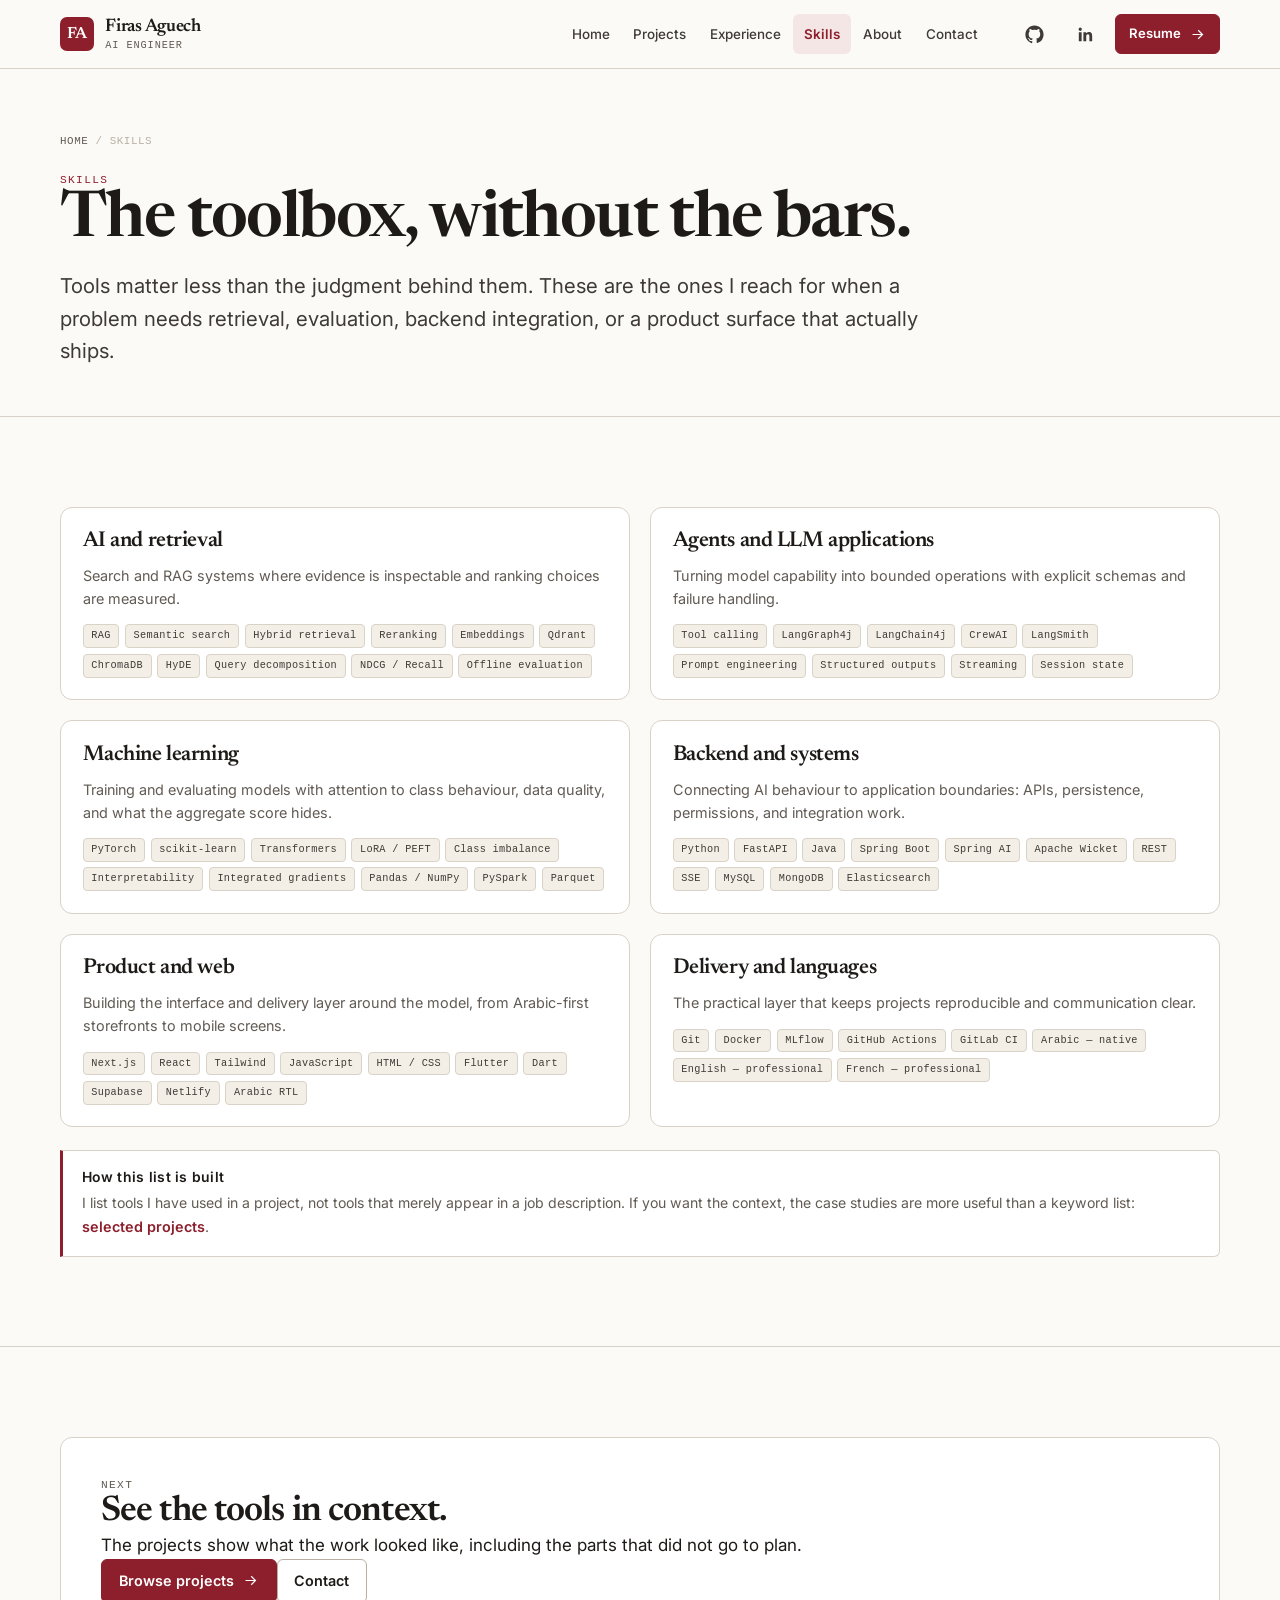
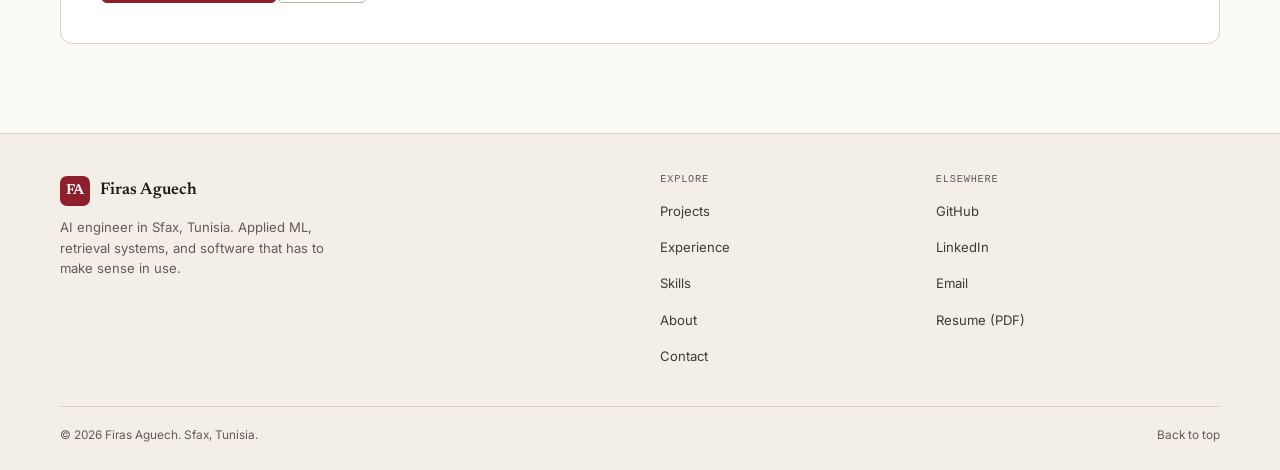
<file: skills/index.html>
<!DOCTYPE html>
<html lang="en">
<head>
  <meta charset="utf-8">
  <meta name="viewport" content="width=device-width, initial-scale=1">
  <title>Skills — Firas Aguech</title>
  <meta name="description" content="The tools and methods Firas Aguech uses across retrieval, agents, machine learning, backend engineering, and product development.">
  <meta name="author" content="Firas Aguech">
  <meta name="theme-color" content="#fbfaf7">
  <link rel="canonical" href="https://aguechfirass100.github.io/skills/">
  <meta property="og:type" content="website">
  <meta property="og:site_name" content="Firas Aguech">
  <meta property="og:title" content="Skills — Firas Aguech">
  <meta property="og:description" content="Retrieval, agents, machine learning, backend engineering, and product development — without the skill bars.">
  <meta property="og:url" content="https://aguechfirass100.github.io/skills/">
  <meta property="og:image" content="https://aguechfirass100.github.io/assets/img/og-cover.jpg">
  <meta name="twitter:card" content="summary_large_image">
  <meta name="twitter:title" content="Skills — Firas Aguech">
  <meta name="twitter:description" content="Retrieval, agents, machine learning, backend engineering, and product development.">
  <meta name="twitter:image" content="https://aguechfirass100.github.io/assets/img/og-cover.jpg">
  <link rel="icon" href="/favicon.svg" type="image/svg+xml">
  <link rel="icon" href="/favicon.ico" sizes="any">
  <link rel="apple-touch-icon" href="/assets/img/apple-touch-icon.png">
  <link rel="preconnect" href="https://fonts.googleapis.com">
  <link rel="preconnect" href="https://fonts.gstatic.com" crossorigin>
  <link href="https://fonts.googleapis.com/css2?family=Inter:wght@400;500;600;700&family=Newsreader:ital,opsz,wght@0,6..72,400..600;1,6..72,400..500&display=swap" rel="stylesheet">
  <link rel="stylesheet" href="/assets/css/site.css">
  <script defer src="/assets/js/site.js"></script>
</head>
<body>
  <a class="skip-link" href="#main">Skip to content</a>
  <header class="site-header">
    <div class="container header-inner">
      <a class="brand" href="/" aria-label="Firas Aguech — home">
        <span class="brand-mark" aria-hidden="true">FA</span>
        <span class="brand-copy"><span class="brand-name">Firas Aguech</span><span class="brand-role">AI Engineer</span></span>
      </a>
      <nav class="site-nav" aria-label="Primary navigation">
        <a href="/">Home</a>
        <a href="/projects/">Projects</a>
        <a href="/experience/">Experience</a>
        <a href="/skills/" aria-current="page">Skills</a>
        <a href="/about/">About</a>
        <a href="/contact/">Contact</a>
      </nav>
      <div class="header-actions">
        <a class="icon-link" href="https://github.com/aguechfirass100" target="_blank" rel="noopener" aria-label="GitHub profile">
          <svg viewBox="0 0 24 24" aria-hidden="true"><path d="M12 .5C5.65.5.5 5.65.5 12c0 5.08 3.29 9.39 7.86 10.91.58.11.79-.25.79-.56 0-.28-.01-1.02-.02-2-3.2.7-3.88-1.54-3.88-1.54-.52-1.33-1.28-1.68-1.28-1.68-1.04-.71.08-.7.08-.7 1.15.08 1.76 1.18 1.76 1.18 1.02 1.75 2.68 1.25 3.33.96.1-.74.4-1.25.72-1.54-2.55-.29-5.23-1.28-5.23-5.7 0-1.26.45-2.29 1.18-3.1-.12-.29-.51-1.46.11-3.05 0 0 .96-.31 3.15 1.18a10.9 10.9 0 0 1 5.74 0c2.19-1.49 3.15-1.18 3.15-1.18.62 1.59.23 2.76.11 3.05.73.81 1.18 1.84 1.18 3.1 0 4.43-2.69 5.41-5.25 5.69.41.35.77 1.04.77 2.1 0 1.52-.01 2.74-.01 3.11 0 .31.21.67.8.56A11.5 11.5 0 0 0 23.5 12C23.5 5.65 18.35.5 12 .5Z"/></svg>
        </a>
        <a class="icon-link" href="https://www.linkedin.com/in/agfirass" target="_blank" rel="noopener" aria-label="LinkedIn profile">
          <svg viewBox="0 0 24 24" aria-hidden="true"><path d="M20.45 20.45h-3.55v-5.57c0-1.33-.02-3.04-1.85-3.04-1.85 0-2.13 1.45-2.13 2.94v5.67H9.35V9h3.41v1.56h.05c.47-.9 1.63-1.85 3.36-1.85 3.59 0 4.25 2.36 4.25 5.43v6.31ZM5.34 7.43a2.06 2.06 0 1 1 0-4.12 2.06 2.06 0 0 1 0 4.12Zm1.78 13.02H3.56V9h3.56v11.45Z"/></svg>
        </a>
        <a class="button button-primary button-small" href="/assets/docs/Firas_Aguech_Resume.pdf" target="_blank" rel="noopener">Resume <svg viewBox="0 0 24 24" aria-hidden="true"><path d="M5 12h14M13 6l6 6-6 6"/></svg></a>
        <details class="mobile-nav">
          <summary>Menu</summary>
          <nav aria-label="Mobile navigation">
            <a href="/">Home</a>
            <a href="/projects/">Projects</a>
            <a href="/experience/">Experience</a>
            <a href="/skills/" aria-current="page">Skills</a>
            <a href="/about/">About</a>
            <a href="/contact/">Contact</a>
            <span class="mobile-nav-rule" aria-hidden="true"></span>
            <a href="https://github.com/aguechfirass100" target="_blank" rel="noopener">GitHub</a>
            <a href="https://www.linkedin.com/in/agfirass" target="_blank" rel="noopener">LinkedIn</a>
            <a href="/assets/docs/Firas_Aguech_Resume.pdf" target="_blank" rel="noopener">Resume (PDF)</a>
          </nav>
        </details>
      </div>
    </div>
  </header>

  <main id="main">
    <section class="case-header">
      <div class="container">
        <nav class="breadcrumbs" aria-label="Breadcrumb"><a href="/">Home</a><span>/</span><span aria-current="page">Skills</span></nav>
        <span class="eyebrow eyebrow-accent">Skills</span>
        <h1 class="case-title">The toolbox, without the bars.</h1>
        <p class="case-subtitle">Tools matter less than the judgment behind them. These are the ones I reach for when a problem needs retrieval, evaluation, backend integration, or a product surface that actually ships.</p>
      </div>
    </section>

    <section class="section">
      <div class="container">
        <div class="skill-groups">
          <article class="skill-group">
            <h2>AI and retrieval</h2>
            <p>Search and RAG systems where evidence is inspectable and ranking choices are measured.</p>
            <ul class="tags" aria-label="AI and retrieval skills"><li class="tag">RAG</li><li class="tag">Semantic search</li><li class="tag">Hybrid retrieval</li><li class="tag">Reranking</li><li class="tag">Embeddings</li><li class="tag">Qdrant</li><li class="tag">ChromaDB</li><li class="tag">HyDE</li><li class="tag">Query decomposition</li><li class="tag">NDCG / Recall</li><li class="tag">Offline evaluation</li></ul>
          </article>
          <article class="skill-group">
            <h2>Agents and LLM applications</h2>
            <p>Turning model capability into bounded operations with explicit schemas and failure handling.</p>
            <ul class="tags" aria-label="Agent and LLM skills"><li class="tag">Tool calling</li><li class="tag">LangGraph4j</li><li class="tag">LangChain4j</li><li class="tag">CrewAI</li><li class="tag">LangSmith</li><li class="tag">Prompt engineering</li><li class="tag">Structured outputs</li><li class="tag">Streaming</li><li class="tag">Session state</li></ul>
          </article>
          <article class="skill-group">
            <h2>Machine learning</h2>
            <p>Training and evaluating models with attention to class behaviour, data quality, and what the aggregate score hides.</p>
            <ul class="tags" aria-label="Machine learning skills"><li class="tag">PyTorch</li><li class="tag">scikit-learn</li><li class="tag">Transformers</li><li class="tag">LoRA / PEFT</li><li class="tag">Class imbalance</li><li class="tag">Interpretability</li><li class="tag">Integrated gradients</li><li class="tag">Pandas / NumPy</li><li class="tag">PySpark</li><li class="tag">Parquet</li></ul>
          </article>
          <article class="skill-group">
            <h2>Backend and systems</h2>
            <p>Connecting AI behaviour to application boundaries: APIs, persistence, permissions, and integration work.</p>
            <ul class="tags" aria-label="Backend skills"><li class="tag">Python</li><li class="tag">FastAPI</li><li class="tag">Java</li><li class="tag">Spring Boot</li><li class="tag">Spring AI</li><li class="tag">Apache Wicket</li><li class="tag">REST</li><li class="tag">SSE</li><li class="tag">MySQL</li><li class="tag">MongoDB</li><li class="tag">Elasticsearch</li></ul>
          </article>
          <article class="skill-group">
            <h2>Product and web</h2>
            <p>Building the interface and delivery layer around the model, from Arabic-first storefronts to mobile screens.</p>
            <ul class="tags" aria-label="Product and web skills"><li class="tag">Next.js</li><li class="tag">React</li><li class="tag">Tailwind</li><li class="tag">JavaScript</li><li class="tag">HTML / CSS</li><li class="tag">Flutter</li><li class="tag">Dart</li><li class="tag">Supabase</li><li class="tag">Netlify</li><li class="tag">Arabic RTL</li></ul>
          </article>
          <article class="skill-group">
            <h2>Delivery and languages</h2>
            <p>The practical layer that keeps projects reproducible and communication clear.</p>
            <ul class="tags" aria-label="Delivery and language skills"><li class="tag">Git</li><li class="tag">Docker</li><li class="tag">MLflow</li><li class="tag">GitHub Actions</li><li class="tag">GitLab CI</li><li class="tag">Arabic — native</li><li class="tag">English — professional</li><li class="tag">French — professional</li></ul>
          </article>
        </div>

        <div class="callout">
          <h3>How this list is built</h3>
          <p>I list tools I have used in a project, not tools that merely appear in a job description. If you want the context, the case studies are more useful than a keyword list: <a class="text-link" href="/projects/">selected projects</a>.</p>
        </div>
      </div>
    </section>

    <section class="section section-last">
      <div class="container">
        <div class="contact-panel">
          <div><span class="eyebrow">Next</span><h2>See the tools in context.</h2><p>The projects show what the work looked like, including the parts that did not go to plan.</p></div>
          <div class="contact-actions"><a class="button button-primary" href="/projects/">Browse projects <svg viewBox="0 0 24 24" aria-hidden="true"><path d="M5 12h14M13 6l6 6-6 6"/></svg></a><a class="button button-secondary" href="/contact/">Contact</a></div>
        </div>
      </div>
    </section>
  </main>

  <footer class="site-footer">
    <div class="container">
      <div class="footer-grid">
        <div><a class="footer-brand" href="/"><span class="brand-mark" aria-hidden="true">FA</span><span>Firas Aguech</span></a><p class="footer-bio">AI engineer in Sfax, Tunisia. Applied ML, retrieval systems, and software that has to make sense in use.</p></div>
        <div><h2 class="footer-heading">Explore</h2><ul class="footer-links"><li><a href="/projects/">Projects</a></li><li><a href="/experience/">Experience</a></li><li><a href="/skills/">Skills</a></li><li><a href="/about/">About</a></li><li><a href="/contact/">Contact</a></li></ul></div>
        <div><h2 class="footer-heading">Elsewhere</h2><ul class="footer-links"><li><a href="https://github.com/aguechfirass100" target="_blank" rel="noopener">GitHub</a></li><li><a href="https://www.linkedin.com/in/agfirass" target="_blank" rel="noopener">LinkedIn</a></li><li><a href="mailto:aguechfirass100@gmail.com">Email</a></li><li><a href="/assets/docs/Firas_Aguech_Resume.pdf" target="_blank" rel="noopener">Resume (PDF)</a></li></ul></div>
      </div>
      <div class="footer-bottom"><p>© <span data-year>2026</span> Firas Aguech. Sfax, Tunisia.</p><a href="#main">Back to top</a></div>
    </div>
  </footer>
</body>
</html>
</file>
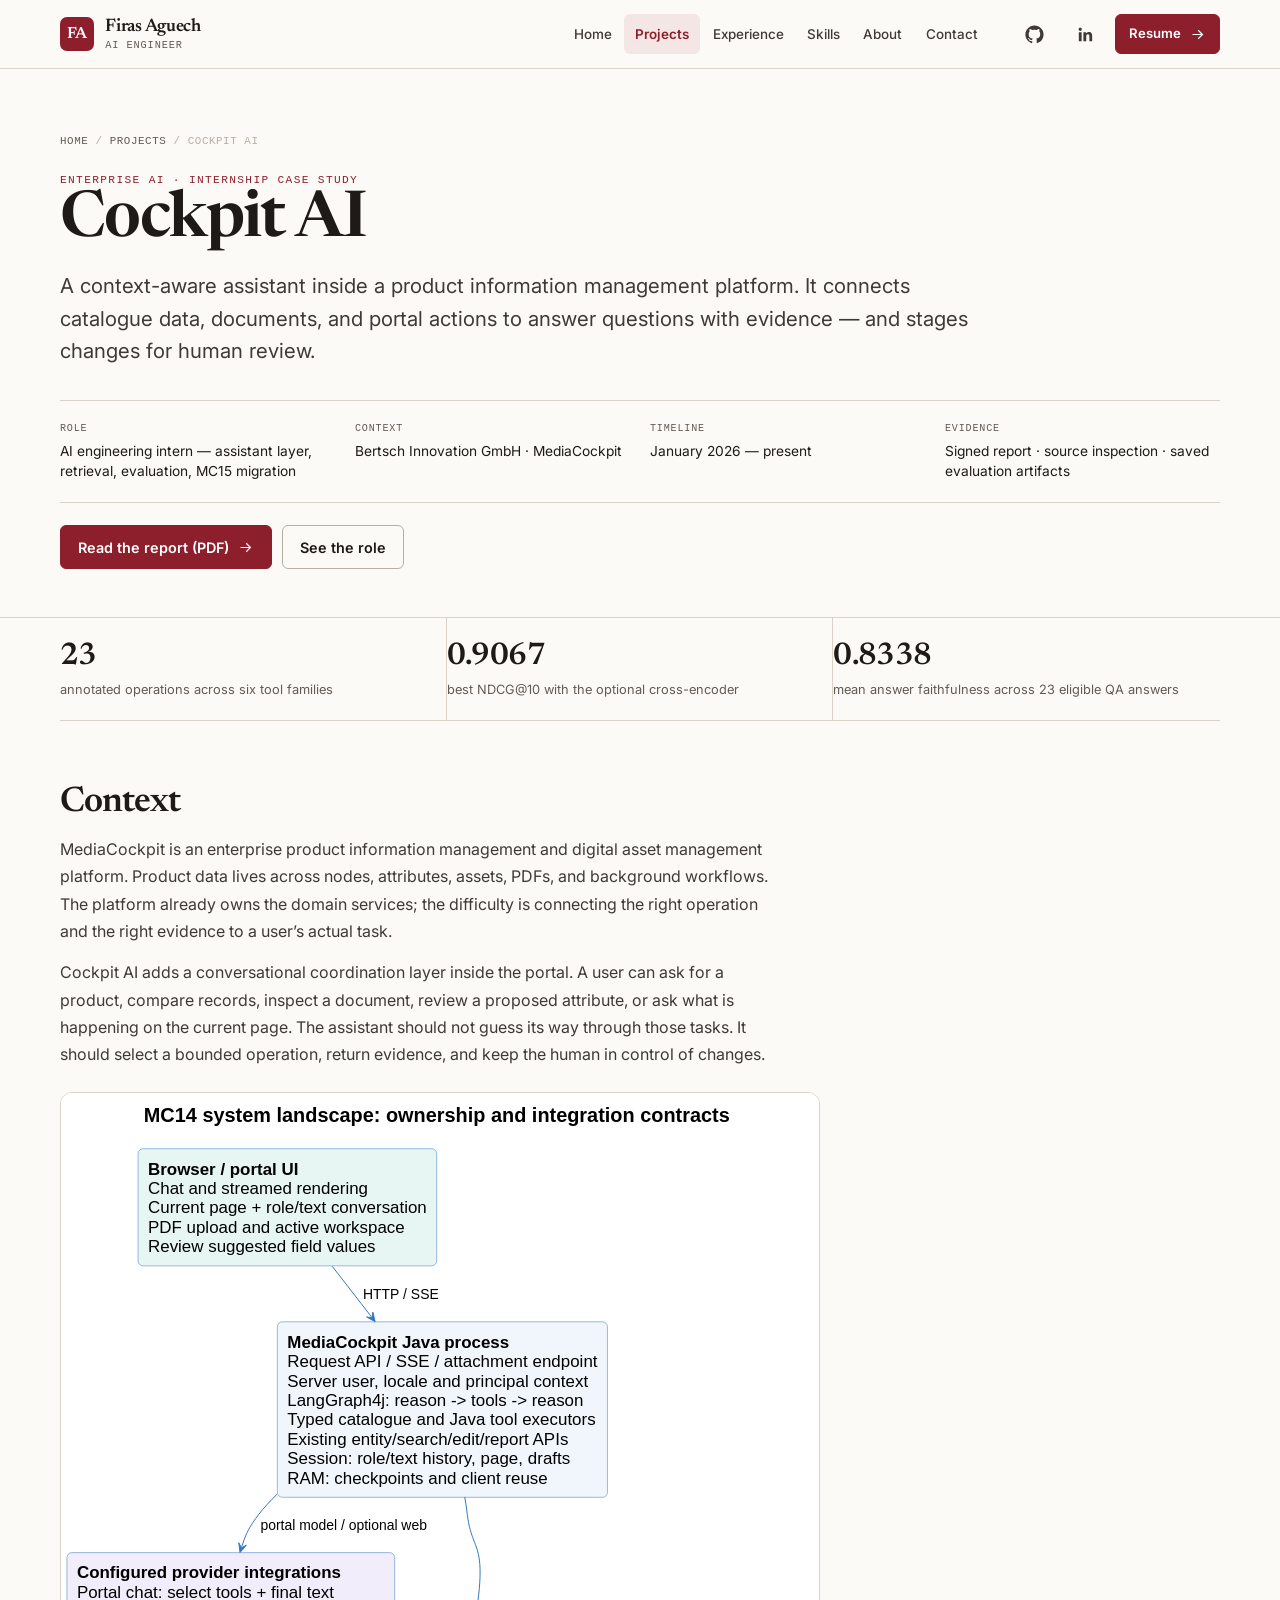
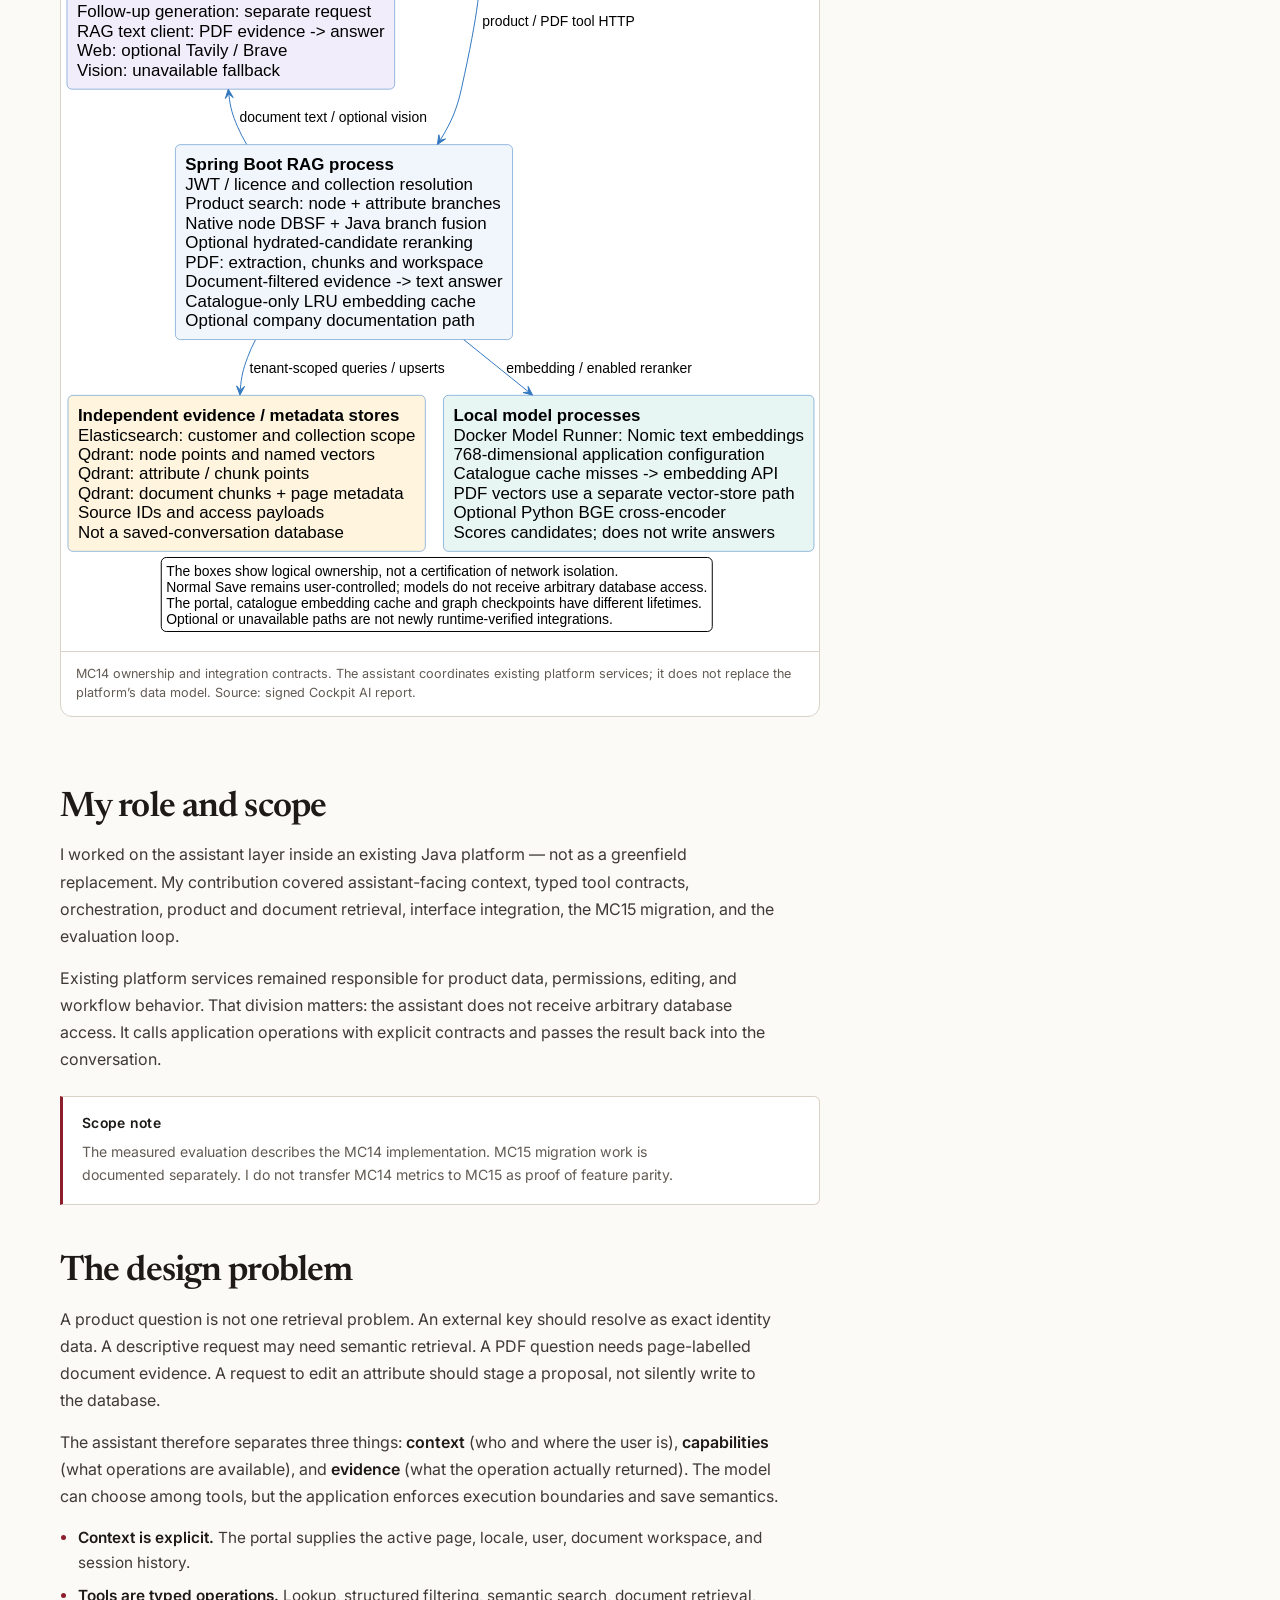
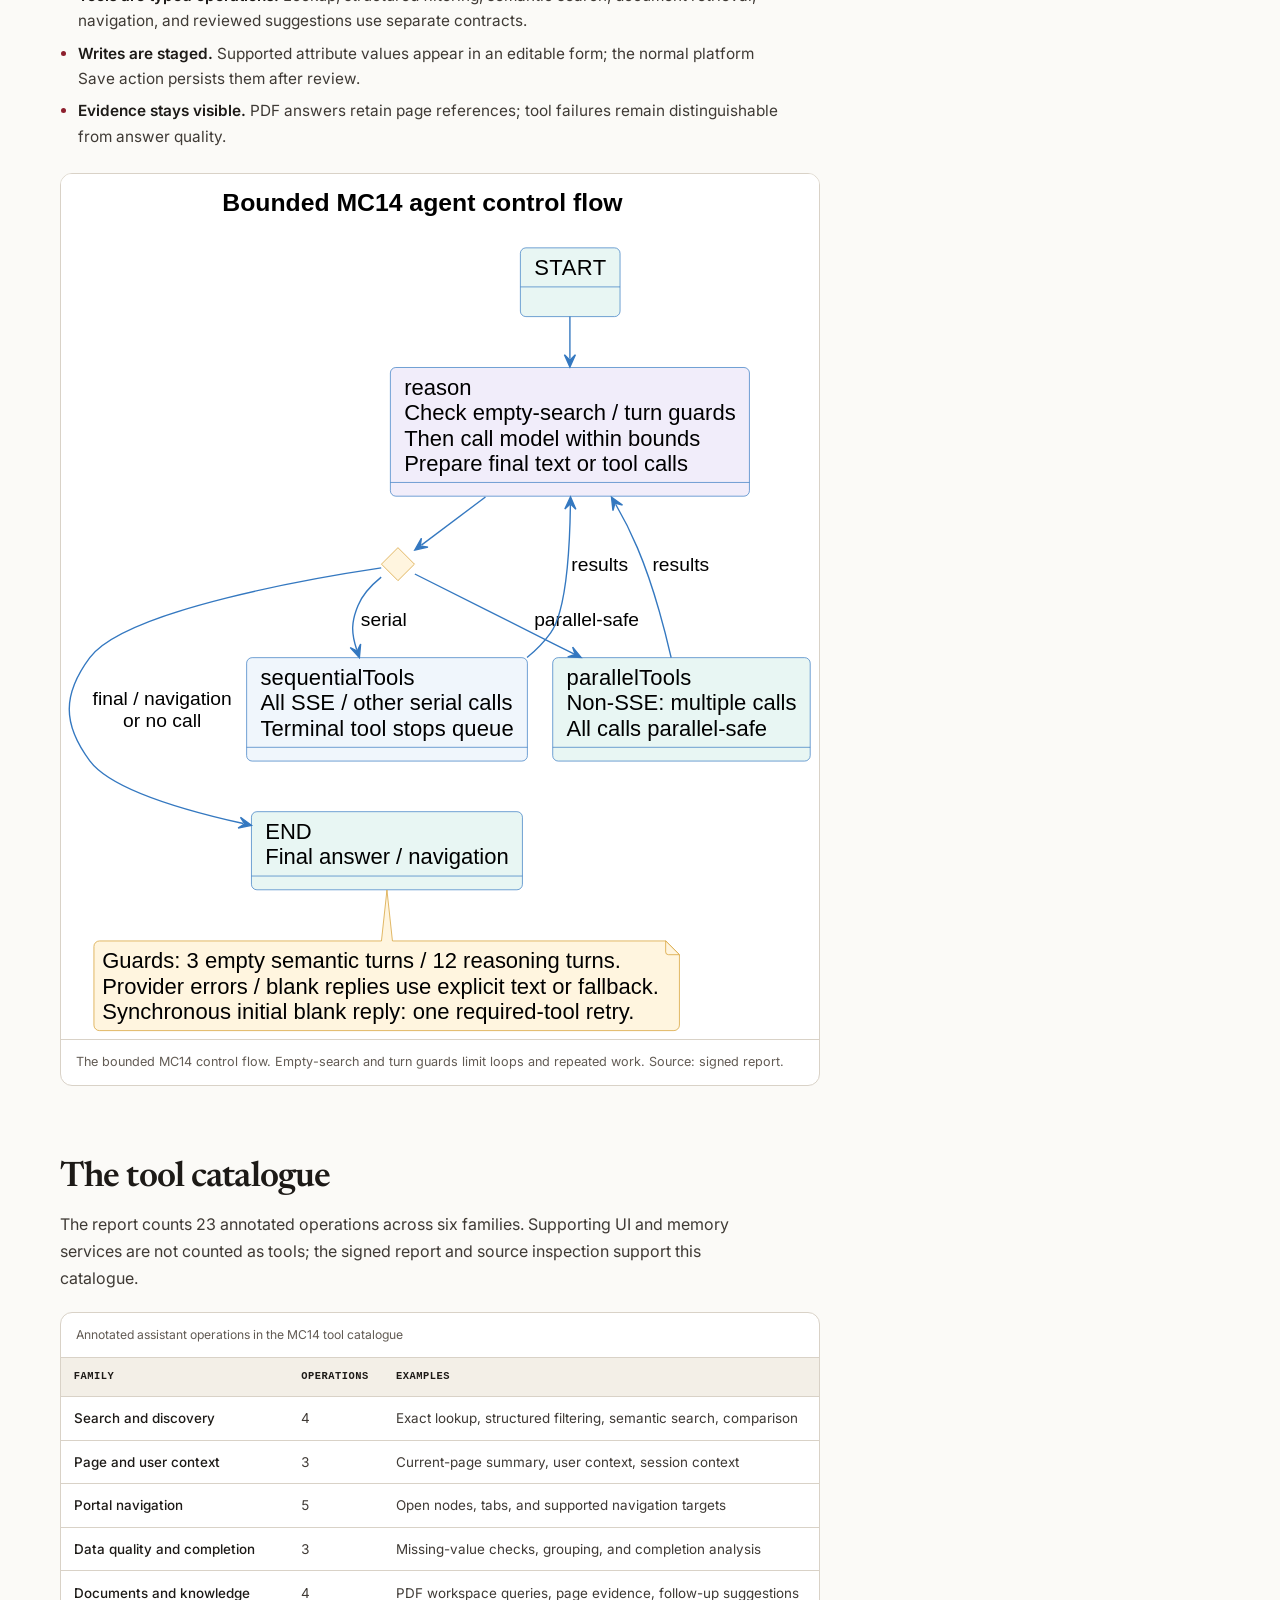
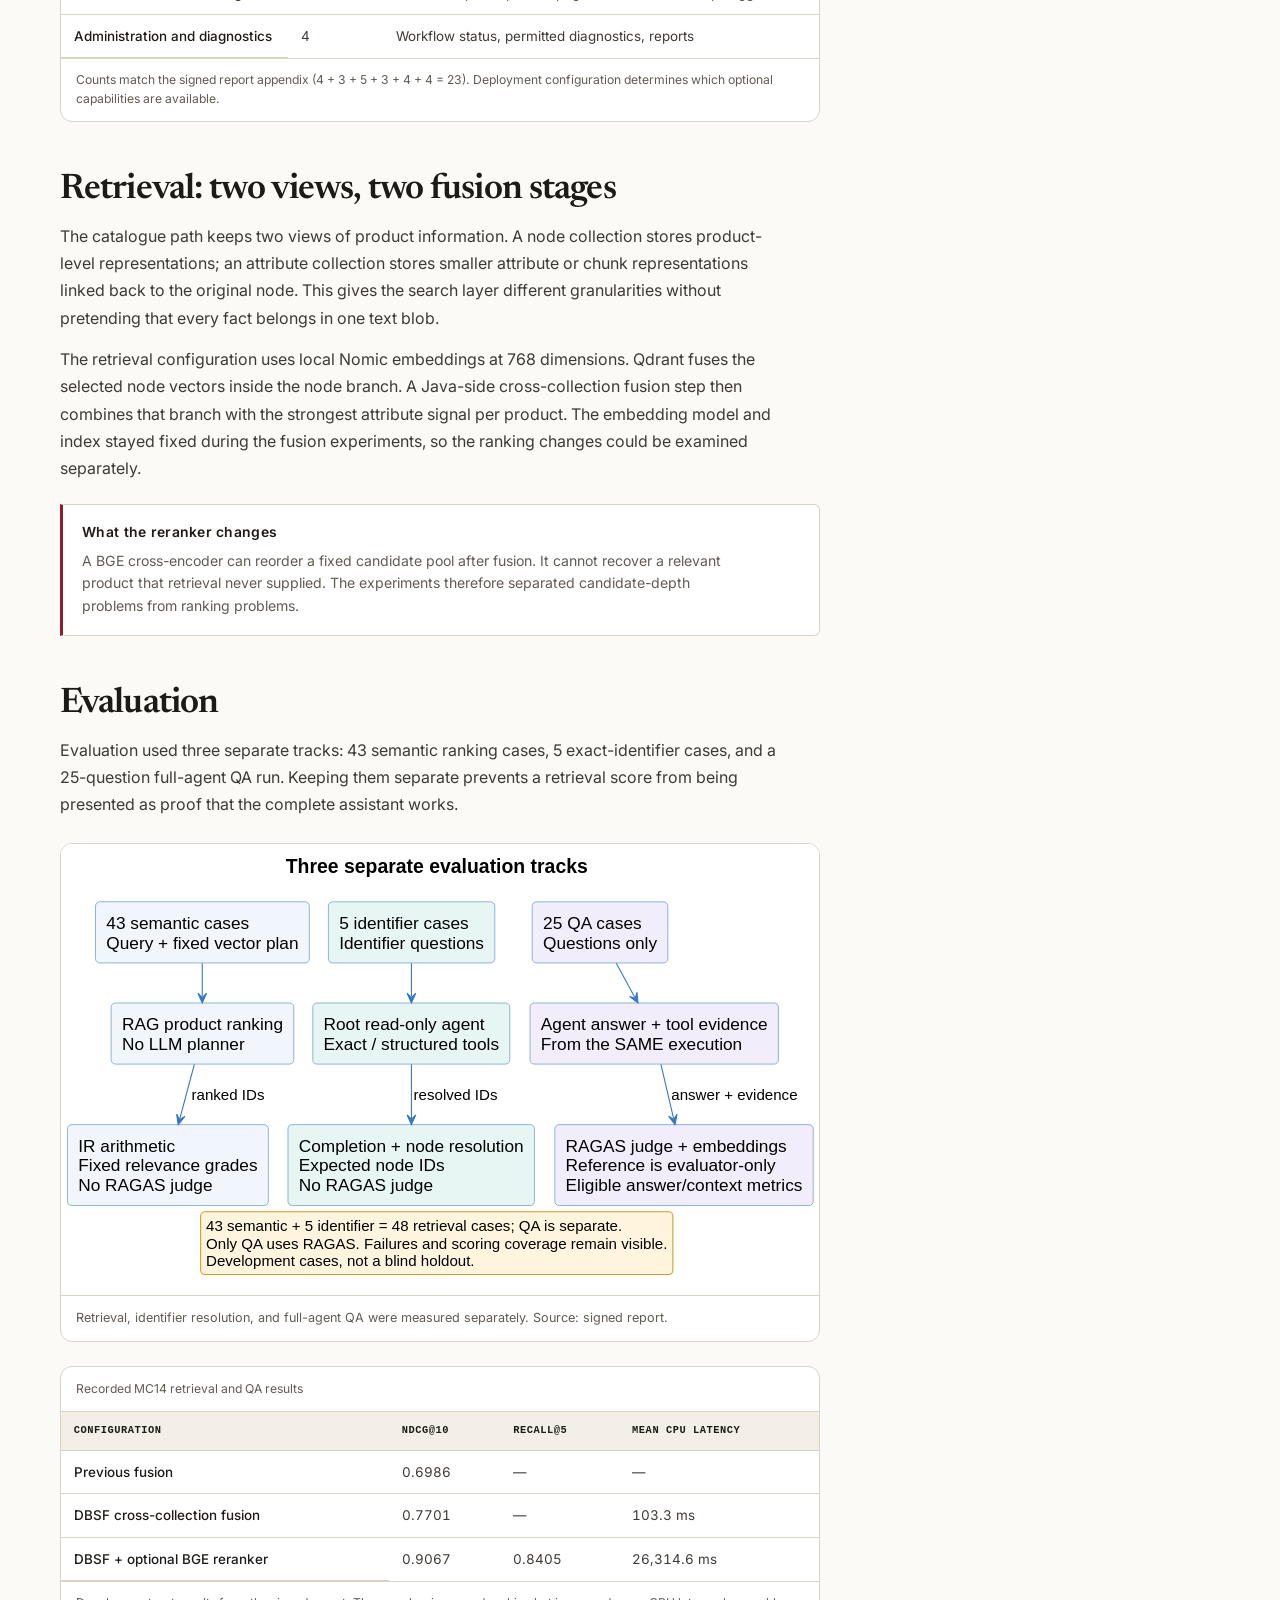
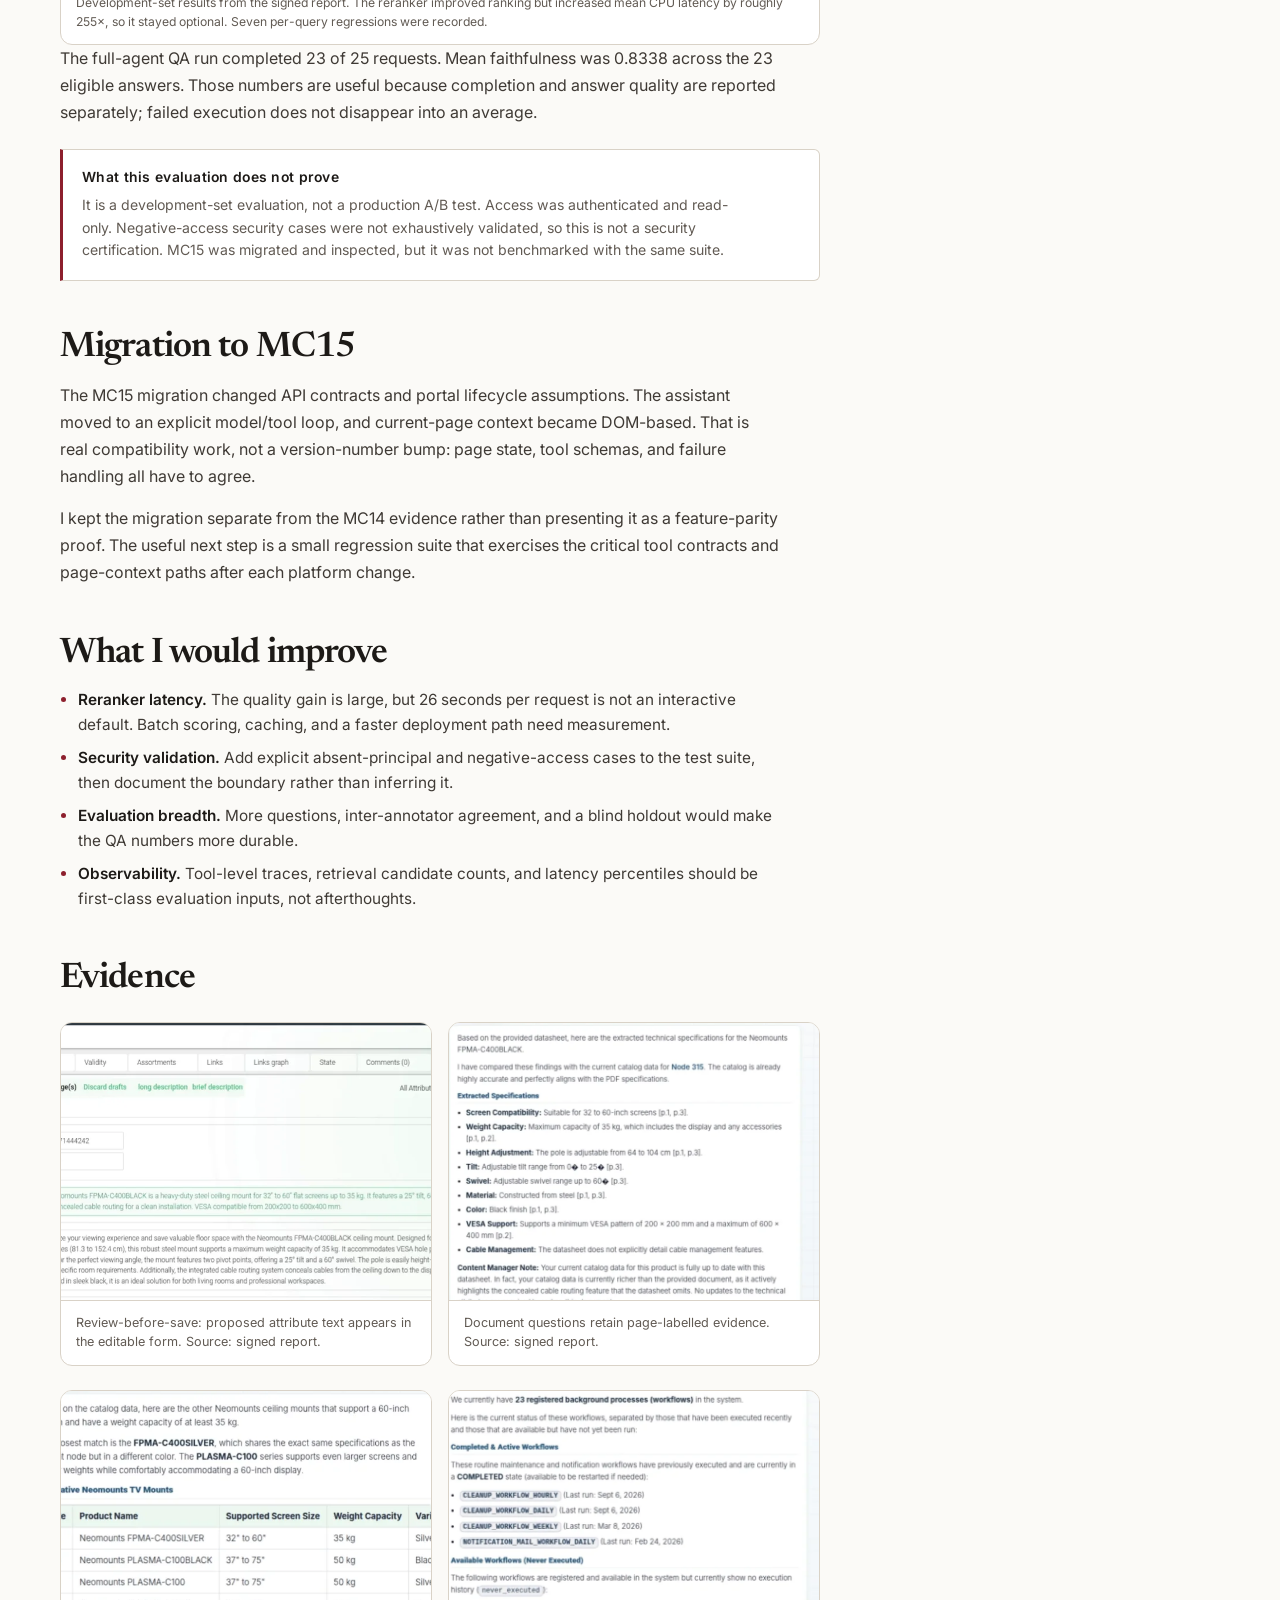
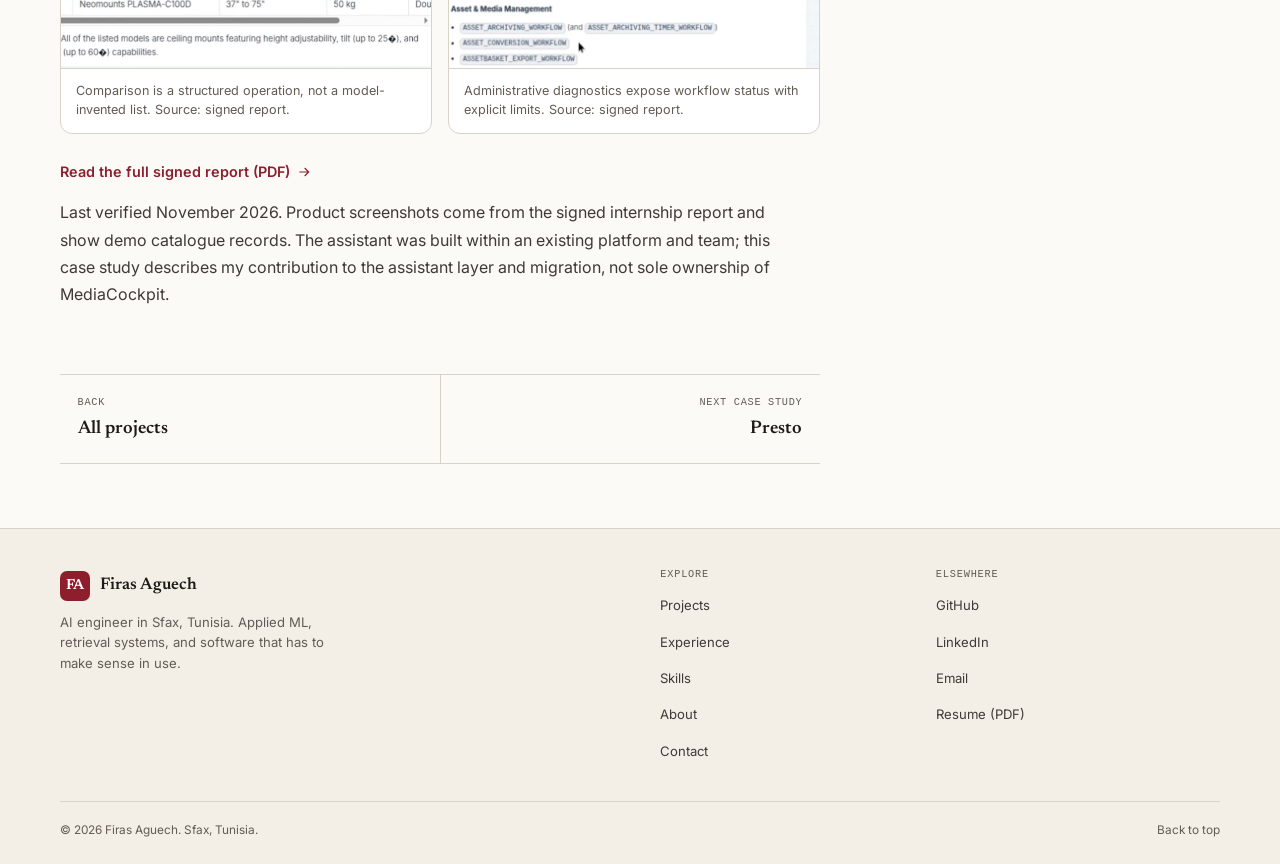
<file: work/cockpit-ai/index.html>
<!DOCTYPE html>
<html lang="en">
<head>
  <meta charset="utf-8">
  <meta name="viewport" content="width=device-width, initial-scale=1">
  <title>Cockpit AI — Case study — Firas Aguech</title>
  <meta name="description" content="How Cockpit AI connects catalogue data, PDFs, and portal operations in an enterprise PIM, with 23 documented tools, measured retrieval, and an honest evaluation boundary.">
  <meta name="author" content="Firas Aguech">
  <meta name="theme-color" content="#fbfaf7">
  <link rel="canonical" href="https://aguechfirass100.github.io/work/cockpit-ai/">
  <meta property="og:type" content="article">
  <meta property="og:site_name" content="Firas Aguech">
  <meta property="og:title" content="Cockpit AI — Enterprise assistant case study">
  <meta property="og:description" content="A context-aware assistant inside a product information management platform: 23 documented operations, measured retrieval, and review-before-save workflows.">
  <meta property="og:url" content="https://aguechfirass100.github.io/work/cockpit-ai/">
  <meta property="og:image" content="https://aguechfirass100.github.io/assets/img/social/cockpit.jpg">
  <meta property="og:image:type" content="image/jpeg">
  <meta property="og:image:width" content="1200">
  <meta property="og:image:height" content="630">
  <meta property="og:image:alt" content="Cockpit AI assistant beside a product record in MediaCockpit.">
  <meta name="twitter:card" content="summary_large_image">
  <meta name="twitter:title" content="Cockpit AI — Enterprise assistant case study">
  <meta name="twitter:description" content="23 documented operations, measured retrieval, and review-before-save workflows inside an enterprise PIM.">
  <meta name="twitter:image" content="https://aguechfirass100.github.io/assets/img/social/cockpit.jpg">
  <link rel="icon" href="/favicon.svg" type="image/svg+xml">
  <link rel="icon" href="/favicon.ico" sizes="any">
  <link rel="apple-touch-icon" href="/assets/img/apple-touch-icon.png">
  <link rel="preconnect" href="https://fonts.googleapis.com">
  <link rel="preconnect" href="https://fonts.gstatic.com" crossorigin>
  <link href="https://fonts.googleapis.com/css2?family=Inter:wght@400;500;600;700&family=Newsreader:ital,opsz,wght@0,6..72,400..600;1,6..72,400..500&display=swap" rel="stylesheet">
  <link rel="stylesheet" href="/assets/css/site.css">
  <script defer src="/assets/js/site.js"></script>
  <script type="application/ld+json">
    {
      "@context": "https://schema.org",
      "@type": "Article",
      "headline": "Cockpit AI — Enterprise assistant case study",
      "description": "A context-aware assistant inside a product information management platform, with documented tools and measured evaluation.",
      "author": { "@type": "Person", "name": "Firas Aguech", "url": "https://aguechfirass100.github.io/" },
      "mainEntityOfPage": "https://aguechfirass100.github.io/work/cockpit-ai/",
      "image": "https://aguechfirass100.github.io/assets/img/social/cockpit.jpg",
      "about": ["Retrieval-augmented generation", "Product information management", "Enterprise AI"]
    }
  </script>
</head>
<body>
  <a class="skip-link" href="#main">Skip to content</a>
  <header class="site-header">
    <div class="container header-inner">
      <a class="brand" href="/" aria-label="Firas Aguech — home">
        <span class="brand-mark" aria-hidden="true">FA</span>
        <span class="brand-copy"><span class="brand-name">Firas Aguech</span><span class="brand-role">AI Engineer</span></span>
      </a>
      <nav class="site-nav" aria-label="Primary navigation">
        <a href="/">Home</a>
        <a href="/projects/" aria-current="page">Projects</a>
        <a href="/experience/">Experience</a>
        <a href="/skills/">Skills</a>
        <a href="/about/">About</a>
        <a href="/contact/">Contact</a>
      </nav>
      <div class="header-actions">
        <a class="icon-link" href="https://github.com/aguechfirass100" target="_blank" rel="noopener" aria-label="GitHub profile">
          <svg viewBox="0 0 24 24" aria-hidden="true"><path d="M12 .5C5.65.5.5 5.65.5 12c0 5.08 3.29 9.39 7.86 10.91.58.11.79-.25.79-.56 0-.28-.01-1.02-.02-2-3.2.7-3.88-1.54-3.88-1.54-.52-1.33-1.28-1.68-1.28-1.68-1.04-.71.08-.7.08-.7 1.15.08 1.76 1.18 1.76 1.18 1.02 1.75 2.68 1.25 3.33.96.1-.74.4-1.25.72-1.54-2.55-.29-5.23-1.28-5.23-5.7 0-1.26.45-2.29 1.18-3.1-.12-.29-.51-1.46.11-3.05 0 0 .96-.31 3.15 1.18a10.9 10.9 0 0 1 5.74 0c2.19-1.49 3.15-1.18 3.15-1.18.62 1.59.23 2.76.11 3.05.73.81 1.18 1.84 1.18 3.1 0 4.43-2.69 5.41-5.25 5.69.41.35.77 1.04.77 2.1 0 1.52-.01 2.74-.01 3.11 0 .31.21.67.8.56A11.5 11.5 0 0 0 23.5 12C23.5 5.65 18.35.5 12 .5Z"/></svg>
        </a>
        <a class="icon-link" href="https://www.linkedin.com/in/agfirass" target="_blank" rel="noopener" aria-label="LinkedIn profile">
          <svg viewBox="0 0 24 24" aria-hidden="true"><path d="M20.45 20.45h-3.55v-5.57c0-1.33-.02-3.04-1.85-3.04-1.85 0-2.13 1.45-2.13 2.94v5.67H9.35V9h3.41v1.56h.05c.47-.9 1.63-1.85 3.36-1.85 3.59 0 4.25 2.36 4.25 5.43v6.31ZM5.34 7.43a2.06 2.06 0 1 1 0-4.12 2.06 2.06 0 0 1 0 4.12Zm1.78 13.02H3.56V9h3.56v11.45Z"/></svg>
        </a>
        <a class="button button-primary button-small" href="/assets/docs/Firas_Aguech_Resume.pdf" target="_blank" rel="noopener">Resume <svg viewBox="0 0 24 24" aria-hidden="true"><path d="M5 12h14M13 6l6 6-6 6"/></svg></a>
        <details class="mobile-nav">
          <summary>Menu</summary>
          <nav aria-label="Mobile navigation">
            <a href="/">Home</a>
            <a href="/projects/" aria-current="page">Projects</a>
            <a href="/experience/">Experience</a>
            <a href="/skills/">Skills</a>
            <a href="/about/">About</a>
            <a href="/contact/">Contact</a>
            <span class="mobile-nav-rule" aria-hidden="true"></span>
            <a href="https://github.com/aguechfirass100" target="_blank" rel="noopener">GitHub</a>
            <a href="https://www.linkedin.com/in/agfirass" target="_blank" rel="noopener">LinkedIn</a>
            <a href="/assets/docs/Firas_Aguech_Resume.pdf" target="_blank" rel="noopener">Resume (PDF)</a>
          </nav>
        </details>
      </div>
    </div>
  </header>

  <main id="main">
    <section class="case-header">
      <div class="container">
        <nav class="breadcrumbs" aria-label="Breadcrumb">
          <a href="/">Home</a><span>/</span><a href="/projects/">Projects</a><span>/</span><span aria-current="page">Cockpit AI</span>
        </nav>
        <span class="eyebrow eyebrow-accent">Enterprise AI · internship case study</span>
        <h1 class="case-title">Cockpit AI</h1>
        <p class="case-subtitle">A context-aware assistant inside a product information management platform. It connects catalogue data, documents, and portal actions to answer questions with evidence — and stages changes for human review.</p>
        <div class="case-meta">
          <div><dt>Role</dt><dd>AI engineering intern — assistant layer, retrieval, evaluation, MC15 migration</dd></div>
          <div><dt>Context</dt><dd>Bertsch Innovation GmbH · MediaCockpit</dd></div>
          <div><dt>Timeline</dt><dd>January 2026 — present</dd></div>
          <div><dt>Evidence</dt><dd>Signed report · source inspection · saved evaluation artifacts</dd></div>
        </div>
        <div class="case-actions">
          <a class="button button-primary" href="/assets/docs/Cockpit_AI_Graduation_Report.pdf" target="_blank" rel="noopener">Read the report (PDF) <svg viewBox="0 0 24 24" aria-hidden="true"><path d="M5 12h14M13 6l6 6-6 6"/></svg></a>
          <a class="button button-secondary" href="/experience/">See the role</a>
        </div>
      </div>
    </section>

    <div class="container">
      <div class="case-evidence" aria-label="Cockpit AI at a glance">
        <div class="case-evidence-item"><p class="case-evidence-value">23</p><p class="case-evidence-label">annotated operations across six tool families</p></div>
        <div class="case-evidence-item"><p class="case-evidence-value">0.9067</p><p class="case-evidence-label">best NDCG@10 with the optional cross-encoder</p></div>
        <div class="case-evidence-item"><p class="case-evidence-value">0.8338</p><p class="case-evidence-label">mean answer faithfulness across 23 eligible QA answers</p></div>
      </div>
    </div>

    <div class="container">
      <div class="case-body">
        <div class="reading-width">
          <section class="case-section">
            <h2>Context</h2>
            <p>MediaCockpit is an enterprise product information management and digital asset management platform. Product data lives across nodes, attributes, assets, PDFs, and background workflows. The platform already owns the domain services; the difficulty is connecting the right operation and the right evidence to a user’s actual task.</p>
            <p>Cockpit AI adds a conversational coordination layer inside the portal. A user can ask for a product, compare records, inspect a document, review a proposed attribute, or ask what is happening on the current page. The assistant should not guess its way through those tasks. It should select a bounded operation, return evidence, and keep the human in control of changes.</p>
            <figure class="figure">
              <a href="/assets/img/cockpit-ai/architecture/18-detailed-system-landscape.svg" target="_blank" rel="noopener">
                <img src="/assets/img/cockpit-ai/architecture/18-detailed-system-landscape.svg" alt="MC14 system landscape showing browser, MediaCockpit Java process, provider integrations, RAG service, and evidence stores" width="762" height="1164" loading="lazy">
              </a>
              <figcaption>MC14 ownership and integration contracts. The assistant coordinates existing platform services; it does not replace the platform’s data model. Source: signed Cockpit AI report.</figcaption>
            </figure>
          </section>

          <section class="case-section">
            <h2>My role and scope</h2>
            <p>I worked on the assistant layer inside an existing Java platform — not as a greenfield replacement. My contribution covered assistant-facing context, typed tool contracts, orchestration, product and document retrieval, interface integration, the MC15 migration, and the evaluation loop.</p>
            <p>Existing platform services remained responsible for product data, permissions, editing, and workflow behavior. That division matters: the assistant does not receive arbitrary database access. It calls application operations with explicit contracts and passes the result back into the conversation.</p>
            <div class="callout">
              <h3>Scope note</h3>
              <p>The measured evaluation describes the MC14 implementation. MC15 migration work is documented separately. I do not transfer MC14 metrics to MC15 as proof of feature parity.</p>
            </div>
          </section>

          <section class="case-section">
            <h2>The design problem</h2>
            <p>A product question is not one retrieval problem. An external key should resolve as exact identity data. A descriptive request may need semantic retrieval. A PDF question needs page-labelled document evidence. A request to edit an attribute should stage a proposal, not silently write to the database.</p>
            <p>The assistant therefore separates three things: <strong>context</strong> (who and where the user is), <strong>capabilities</strong> (what operations are available), and <strong>evidence</strong> (what the operation actually returned). The model can choose among tools, but the application enforces execution boundaries and save semantics.</p>
            <ul>
              <li><strong>Context is explicit.</strong> The portal supplies the active page, locale, user, document workspace, and session history.</li>
              <li><strong>Tools are typed operations.</strong> Lookup, structured filtering, semantic search, document retrieval, navigation, and reviewed suggestions use separate contracts.</li>
              <li><strong>Writes are staged.</strong> Supported attribute values appear in an editable form; the normal platform Save action persists them after review.</li>
              <li><strong>Evidence stays visible.</strong> PDF answers retain page references; tool failures remain distinguishable from answer quality.</li>
            </ul>
            <figure class="figure">
              <a href="/assets/img/cockpit-ai/architecture/03-langgraph-control-flow.svg" target="_blank" rel="noopener">
                <img src="/assets/img/cockpit-ai/architecture/03-langgraph-control-flow.svg" alt="Bounded MC14 agent control flow with reasoning, sequential tools, parallel-safe tools, and termination" width="551" height="629" loading="lazy">
              </a>
              <figcaption>The bounded MC14 control flow. Empty-search and turn guards limit loops and repeated work. Source: signed report.</figcaption>
            </figure>
          </section>

          <section class="case-section">
            <h2>The tool catalogue</h2>
            <p>The report counts 23 annotated operations across six families. Supporting UI and memory services are not counted as tools; the signed report and source inspection support this catalogue.</p>
            <div class="table-wrap" tabindex="0" role="region" aria-label="Cockpit AI tool catalogue">
              <table>
                <caption>Annotated assistant operations in the MC14 tool catalogue</caption>
                <thead><tr><th scope="col">Family</th><th scope="col" class="num">Operations</th><th scope="col">Examples</th></tr></thead>
                <tbody>
                  <tr><th scope="row">Search and discovery</th><td class="num">4</td><td>Exact lookup, structured filtering, semantic search, comparison</td></tr>
                  <tr><th scope="row">Page and user context</th><td class="num">3</td><td>Current-page summary, user context, session context</td></tr>
                  <tr><th scope="row">Portal navigation</th><td class="num">5</td><td>Open nodes, tabs, and supported navigation targets</td></tr>
                  <tr><th scope="row">Data quality and completion</th><td class="num">3</td><td>Missing-value checks, grouping, and completion analysis</td></tr>
                  <tr><th scope="row">Documents and knowledge</th><td class="num">4</td><td>PDF workspace queries, page evidence, follow-up suggestions</td></tr>
                  <tr><th scope="row">Administration and diagnostics</th><td class="num">4</td><td>Workflow status, permitted diagnostics, reports</td></tr>
                </tbody>
              </table>
              <div class="table-note">Counts match the signed report appendix (4 + 3 + 5 + 3 + 4 + 4 = 23). Deployment configuration determines which optional capabilities are available.</div>
            </div>
          </section>

          <section class="case-section">
            <h2>Retrieval: two views, two fusion stages</h2>
            <p>The catalogue path keeps two views of product information. A node collection stores product-level representations; an attribute collection stores smaller attribute or chunk representations linked back to the original node. This gives the search layer different granularities without pretending that every fact belongs in one text blob.</p>
            <p>The retrieval configuration uses local Nomic embeddings at 768 dimensions. Qdrant fuses the selected node vectors inside the node branch. A Java-side cross-collection fusion step then combines that branch with the strongest attribute signal per product. The embedding model and index stayed fixed during the fusion experiments, so the ranking changes could be examined separately.</p>
            <div class="callout">
              <h3>What the reranker changes</h3>
              <p>A BGE cross-encoder can reorder a fixed candidate pool after fusion. It cannot recover a relevant product that retrieval never supplied. The experiments therefore separated candidate-depth problems from ranking problems.</p>
            </div>
          </section>

          <section class="case-section">
            <h2>Evaluation</h2>
            <p>Evaluation used three separate tracks: 43 semantic ranking cases, 5 exact-identifier cases, and a 25-question full-agent QA run. Keeping them separate prevents a retrieval score from being presented as proof that the complete assistant works.</p>
            <figure class="figure">
              <a href="/assets/img/cockpit-ai/architecture/10-evaluation-protocol.svg" target="_blank" rel="noopener">
                <img src="/assets/img/cockpit-ai/architecture/10-evaluation-protocol.svg" alt="Three evaluation tracks: semantic ranking, identifier resolution, and full-agent QA" width="703" height="419" loading="lazy">
              </a>
              <figcaption>Retrieval, identifier resolution, and full-agent QA were measured separately. Source: signed report.</figcaption>
            </figure>
            <div class="table-wrap" tabindex="0" role="region" aria-label="Cockpit AI evaluation results">
              <table>
                <caption>Recorded MC14 retrieval and QA results</caption>
                <thead><tr><th scope="col">Configuration</th><th scope="col" class="num">NDCG@10</th><th scope="col" class="num">Recall@5</th><th scope="col" class="num">Mean CPU latency</th></tr></thead>
                <tbody>
                  <tr><th scope="row">Previous fusion</th><td class="num">0.6986</td><td class="num">—</td><td class="num">—</td></tr>
                  <tr><th scope="row">DBSF cross-collection fusion</th><td class="num">0.7701</td><td class="num">—</td><td class="num">103.3 ms</td></tr>
                  <tr><th scope="row">DBSF + optional BGE reranker</th><td class="num">0.9067</td><td class="num">0.8405</td><td class="num">26,314.6 ms</td></tr>
                </tbody>
              </table>
              <div class="table-note">Development-set results from the signed report. The reranker improved ranking but increased mean CPU latency by roughly 255×, so it stayed optional. Seven per-query regressions were recorded.</div>
            </div>
            <p>The full-agent QA run completed 23 of 25 requests. Mean faithfulness was 0.8338 across the 23 eligible answers. Those numbers are useful because completion and answer quality are reported separately; failed execution does not disappear into an average.</p>
            <div class="callout">
              <h3>What this evaluation does not prove</h3>
              <p>It is a development-set evaluation, not a production A/B test. Access was authenticated and read-only. Negative-access security cases were not exhaustively validated, so this is not a security certification. MC15 was migrated and inspected, but it was not benchmarked with the same suite.</p>
            </div>
          </section>

          <section class="case-section">
            <h2>Migration to MC15</h2>
            <p>The MC15 migration changed API contracts and portal lifecycle assumptions. The assistant moved to an explicit model/tool loop, and current-page context became DOM-based. That is real compatibility work, not a version-number bump: page state, tool schemas, and failure handling all have to agree.</p>
            <p>I kept the migration separate from the MC14 evidence rather than presenting it as a feature-parity proof. The useful next step is a small regression suite that exercises the critical tool contracts and page-context paths after each platform change.</p>
          </section>

          <section class="case-section">
            <h2>What I would improve</h2>
            <ul>
              <li><strong>Reranker latency.</strong> The quality gain is large, but 26 seconds per request is not an interactive default. Batch scoring, caching, and a faster deployment path need measurement.</li>
              <li><strong>Security validation.</strong> Add explicit absent-principal and negative-access cases to the test suite, then document the boundary rather than inferring it.</li>
              <li><strong>Evaluation breadth.</strong> More questions, inter-annotator agreement, and a blind holdout would make the QA numbers more durable.</li>
              <li><strong>Observability.</strong> Tool-level traces, retrieval candidate counts, and latency percentiles should be first-class evaluation inputs, not afterthoughts.</li>
            </ul>
          </section>

          <section class="case-section">
            <h2>Evidence</h2>
            <div class="figure-pair">
              <figure class="figure">
                <a href="/assets/img/optimized/cockpit/attribute-review.webp" target="_blank" rel="noopener">
                  <img src="/assets/img/optimized/cockpit/attribute-review.webp" alt="Attribute review workspace with a proposed product description" width="1400" height="473" loading="lazy">
                </a>
                <figcaption>Review-before-save: proposed attribute text appears in the editable form. Source: signed report.</figcaption>
              </figure>
              <figure class="figure">
                <a href="/assets/img/optimized/cockpit/pdf-workspace.webp" target="_blank" rel="noopener">
                  <img src="/assets/img/optimized/cockpit/pdf-workspace.webp" alt="Cockpit AI answering a question from a PDF document with page evidence" width="780" height="905" loading="lazy">
                </a>
                <figcaption>Document questions retain page-labelled evidence. Source: signed report.</figcaption>
              </figure>
            </div>
            <div class="figure-pair">
              <figure class="figure">
                <a href="/assets/img/optimized/cockpit/product-comparison.webp" target="_blank" rel="noopener">
                  <img src="/assets/img/optimized/cockpit/product-comparison.webp" alt="Cockpit AI comparing similar products" width="785" height="495" loading="lazy">
                </a>
                <figcaption>Comparison is a structured operation, not a model-invented list. Source: signed report.</figcaption>
              </figure>
              <figure class="figure">
                <a href="/assets/img/optimized/cockpit/workflow-inventory.webp" target="_blank" rel="noopener">
                  <img src="/assets/img/optimized/cockpit/workflow-inventory.webp" alt="Cockpit AI reporting background workflow status" width="780" height="565" loading="lazy">
                </a>
                <figcaption>Administrative diagnostics expose workflow status with explicit limits. Source: signed report.</figcaption>
              </figure>
            </div>
            <p><a class="text-link" href="/assets/docs/Cockpit_AI_Graduation_Report.pdf" target="_blank" rel="noopener">Read the full signed report (PDF) <svg viewBox="0 0 24 24" aria-hidden="true"><path d="M5 12h14M13 6l6 6-6 6"/></svg></a></p>
            <p class="case-footer-note">Last verified November 2026. Product screenshots come from the signed internship report and show demo catalogue records. The assistant was built within an existing platform and team; this case study describes my contribution to the assistant layer and migration, not sole ownership of MediaCockpit.</p>
          </section>

          <nav class="case-nav" aria-label="Project navigation">
            <a href="/projects/"><span>Back</span><strong>All projects</strong></a>
            <a class="next" href="/work/presto/"><span>Next case study</span><strong>Presto</strong></a>
          </nav>
        </div>
      </div>
    </div>
  </main>

  <footer class="site-footer">
    <div class="container">
      <div class="footer-grid">
        <div>
          <a class="footer-brand" href="/"><span class="brand-mark" aria-hidden="true">FA</span><span>Firas Aguech</span></a>
          <p class="footer-bio">AI engineer in Sfax, Tunisia. Applied ML, retrieval systems, and software that has to make sense in use.</p>
        </div>
        <div>
          <h2 class="footer-heading">Explore</h2>
          <ul class="footer-links"><li><a href="/projects/">Projects</a></li><li><a href="/experience/">Experience</a></li><li><a href="/skills/">Skills</a></li><li><a href="/about/">About</a></li><li><a href="/contact/">Contact</a></li></ul>
        </div>
        <div>
          <h2 class="footer-heading">Elsewhere</h2>
          <ul class="footer-links"><li><a href="https://github.com/aguechfirass100" target="_blank" rel="noopener">GitHub</a></li><li><a href="https://www.linkedin.com/in/agfirass" target="_blank" rel="noopener">LinkedIn</a></li><li><a href="mailto:aguechfirass100@gmail.com">Email</a></li><li><a href="/assets/docs/Firas_Aguech_Resume.pdf" target="_blank" rel="noopener">Resume (PDF)</a></li></ul>
        </div>
      </div>
      <div class="footer-bottom"><p>© <span data-year>2026</span> Firas Aguech. Sfax, Tunisia.</p><a href="#main">Back to top</a></div>
    </div>
  </footer>
</body>
</html>
</file>
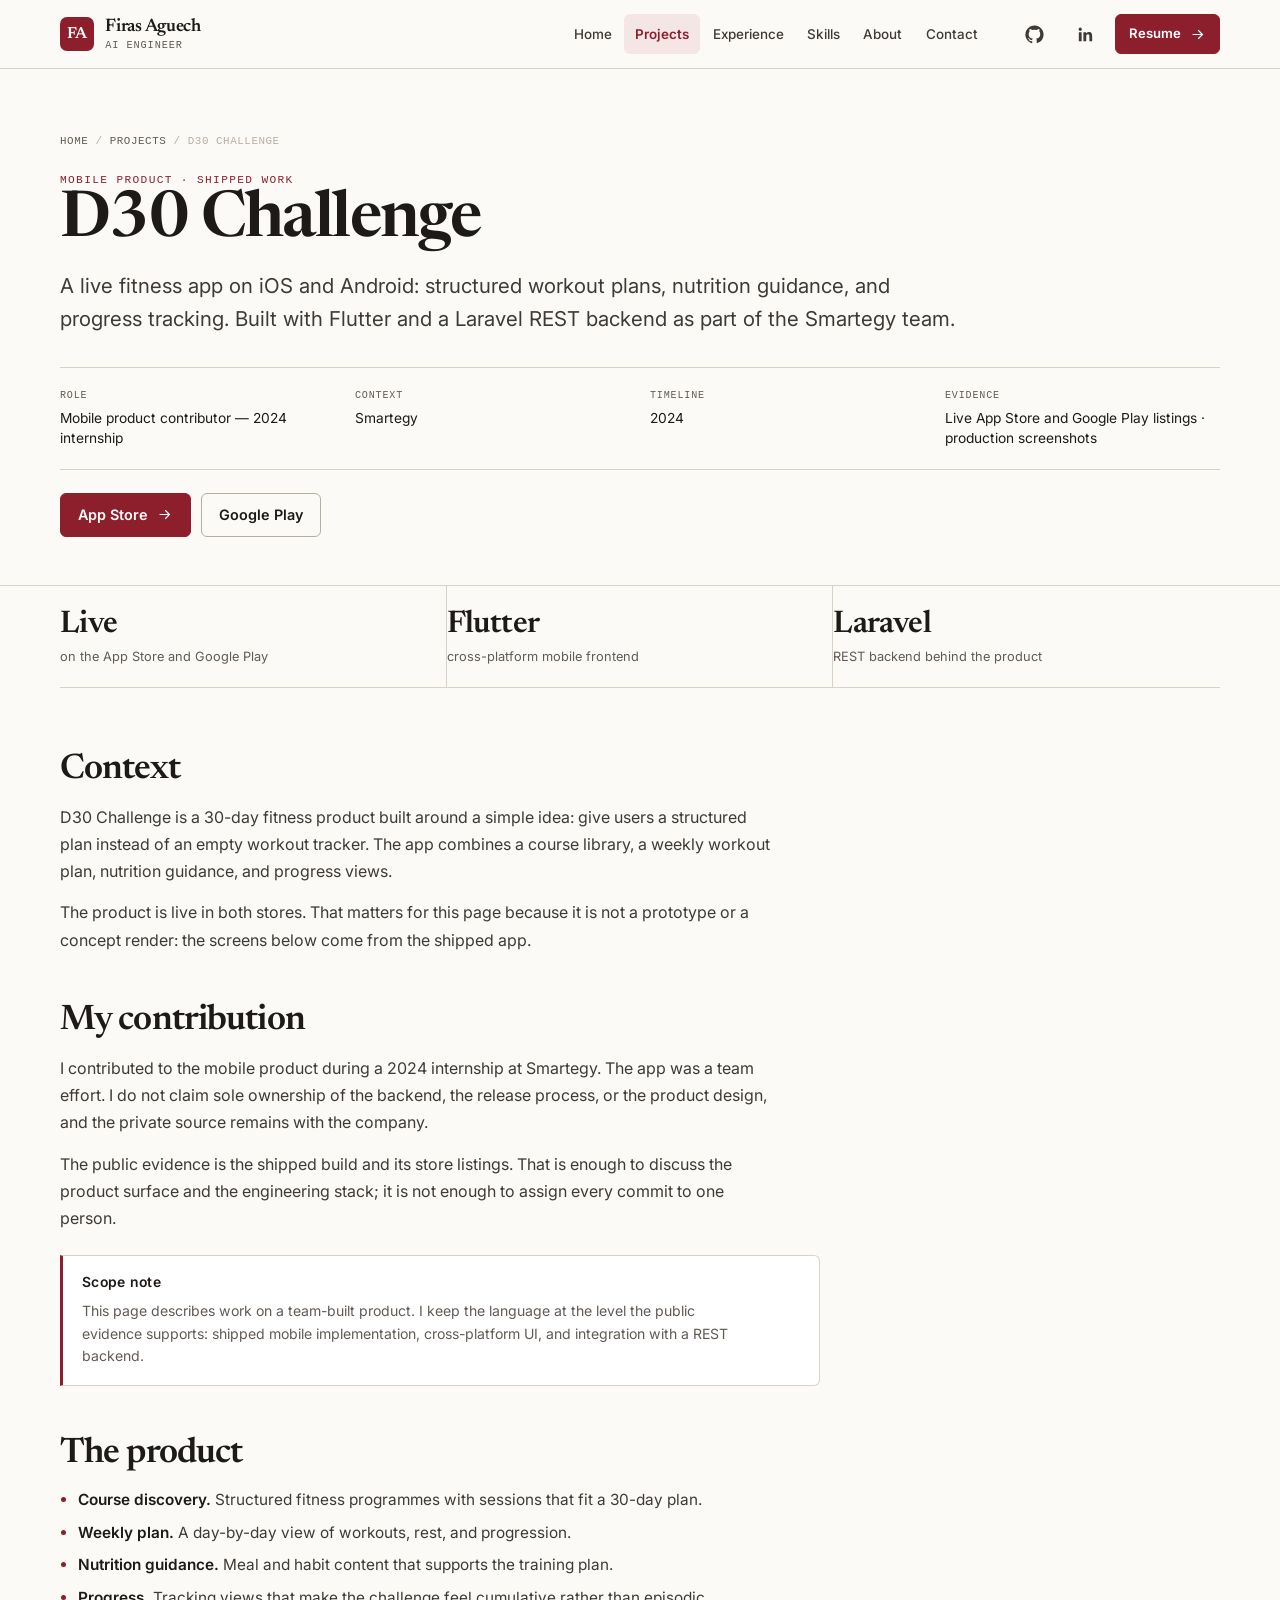
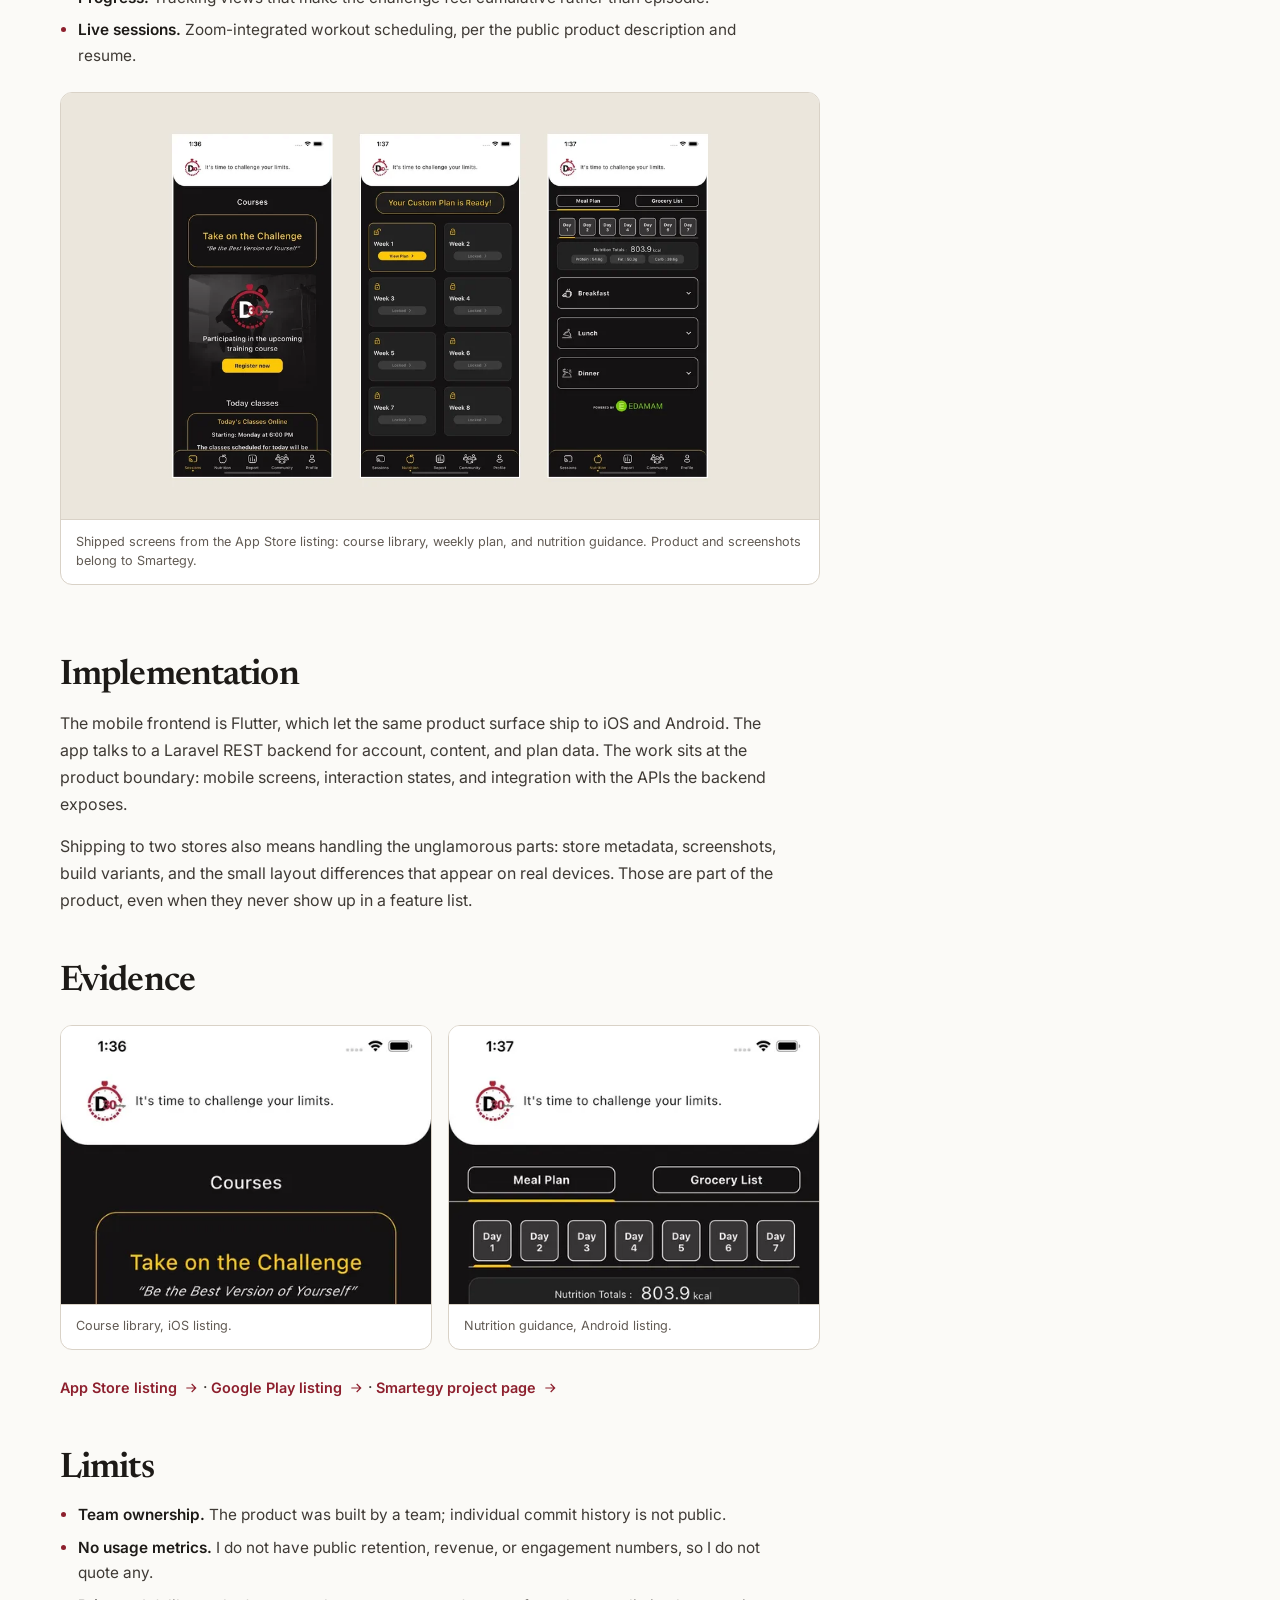
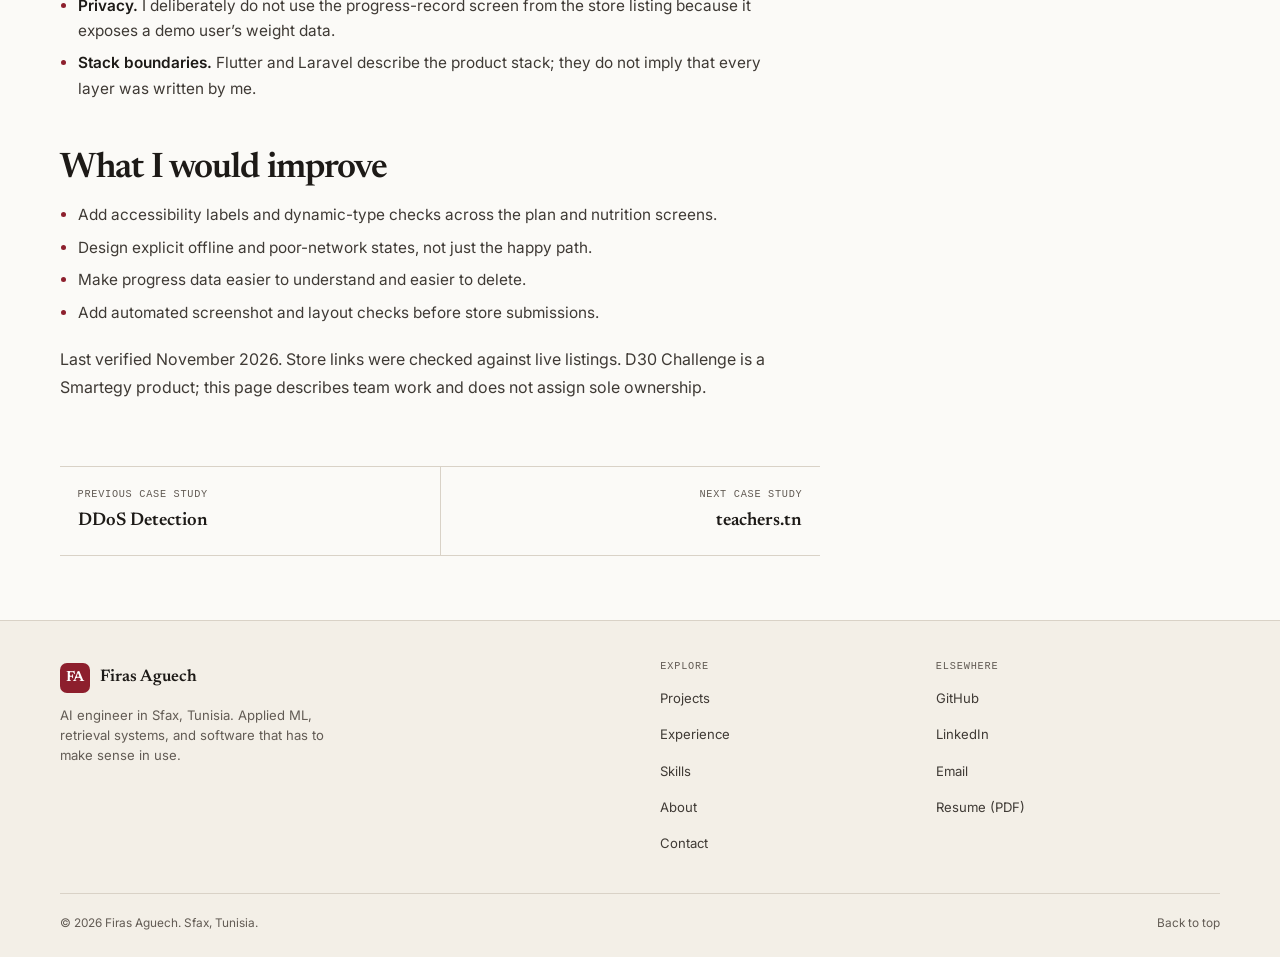
<file: work/d30-challenge/index.html>
<!DOCTYPE html>
<html lang="en">
<head>
  <meta charset="utf-8">
  <meta name="viewport" content="width=device-width, initial-scale=1">
  <title>D30 Challenge — Case study — Firas Aguech</title>
  <meta name="description" content="A shipped fitness product on iOS and Android: Flutter frontend, Laravel REST backend, and a team effort across workout, nutrition, and progress flows.">
  <meta name="author" content="Firas Aguech">
  <meta name="theme-color" content="#fbfaf7">
  <link rel="canonical" href="https://aguechfirass100.github.io/work/d30-challenge/">
  <meta property="og:type" content="article">
  <meta property="og:site_name" content="Firas Aguech">
  <meta property="og:title" content="D30 Challenge — Shipped mobile product case study">
  <meta property="og:description" content="A live fitness app on iOS and Android, built with Flutter and a Laravel REST backend as part of the Smartegy team.">
  <meta property="og:url" content="https://aguechfirass100.github.io/work/d30-challenge/">
  <meta property="og:image" content="https://aguechfirass100.github.io/assets/img/social/d30.jpg">
  <meta property="og:image:type" content="image/jpeg">
  <meta property="og:image:width" content="1200">
  <meta property="og:image:height" content="630">
  <meta property="og:image:alt" content="Three D30 Challenge app screens: course library, weekly plan, and nutrition guidance.">
  <meta name="twitter:card" content="summary_large_image">
  <meta name="twitter:title" content="D30 Challenge — Shipped mobile product case study">
  <meta name="twitter:description" content="Flutter, Laravel, and a live product on both app stores.">
  <meta name="twitter:image" content="https://aguechfirass100.github.io/assets/img/social/d30.jpg">
  <link rel="icon" href="/favicon.svg" type="image/svg+xml">
  <link rel="icon" href="/favicon.ico" sizes="any">
  <link rel="apple-touch-icon" href="/assets/img/apple-touch-icon.png">
  <link rel="preconnect" href="https://fonts.googleapis.com">
  <link rel="preconnect" href="https://fonts.gstatic.com" crossorigin>
  <link href="https://fonts.googleapis.com/css2?family=Inter:wght@400;500;600;700&family=Newsreader:ital,opsz,wght@0,6..72,400..600;1,6..72,400..500&display=swap" rel="stylesheet">
  <link rel="stylesheet" href="/assets/css/site.css">
  <script defer src="/assets/js/site.js"></script>
  <script type="application/ld+json">
    {
      "@context": "https://schema.org",
      "@type": "Article",
      "headline": "D30 Challenge — Shipped mobile product case study",
      "description": "A live fitness app on iOS and Android, built with Flutter and a Laravel REST backend.",
      "author": { "@type": "Person", "name": "Firas Aguech", "url": "https://aguechfirass100.github.io/" },
      "mainEntityOfPage": "https://aguechfirass100.github.io/work/d30-challenge/",
      "image": "https://aguechfirass100.github.io/assets/img/social/d30.jpg",
      "about": ["Mobile engineering", "Flutter", "Product engineering"]
    }
  </script>
</head>
<body>
  <a class="skip-link" href="#main">Skip to content</a>
  <header class="site-header">
    <div class="container header-inner">
      <a class="brand" href="/" aria-label="Firas Aguech — home">
        <span class="brand-mark" aria-hidden="true">FA</span>
        <span class="brand-copy"><span class="brand-name">Firas Aguech</span><span class="brand-role">AI Engineer</span></span>
      </a>
      <nav class="site-nav" aria-label="Primary navigation">
        <a href="/">Home</a>
        <a href="/projects/" aria-current="page">Projects</a>
        <a href="/experience/">Experience</a>
        <a href="/skills/">Skills</a>
        <a href="/about/">About</a>
        <a href="/contact/">Contact</a>
      </nav>
      <div class="header-actions">
        <a class="icon-link" href="https://github.com/aguechfirass100" target="_blank" rel="noopener" aria-label="GitHub profile">
          <svg viewBox="0 0 24 24" aria-hidden="true"><path d="M12 .5C5.65.5.5 5.65.5 12c0 5.08 3.29 9.39 7.86 10.91.58.11.79-.25.79-.56 0-.28-.01-1.02-.02-2-3.2.7-3.88-1.54-3.88-1.54-.52-1.33-1.28-1.68-1.28-1.68-1.04-.71.08-.7.08-.7 1.15.08 1.76 1.18 1.76 1.18 1.02 1.75 2.68 1.25 3.33.96.1-.74.4-1.25.72-1.54-2.55-.29-5.23-1.28-5.23-5.7 0-1.26.45-2.29 1.18-3.1-.12-.29-.51-1.46.11-3.05 0 0 .96-.31 3.15 1.18a10.9 10.9 0 0 1 5.74 0c2.19-1.49 3.15-1.18 3.15-1.18.62 1.59.23 2.76.11 3.05.73.81 1.18 1.84 1.18 3.1 0 4.43-2.69 5.41-5.25 5.69.41.35.77 1.04.77 2.1 0 1.52-.01 2.74-.01 3.11 0 .31.21.67.8.56A11.5 11.5 0 0 0 23.5 12C23.5 5.65 18.35.5 12 .5Z"/></svg>
        </a>
        <a class="icon-link" href="https://www.linkedin.com/in/agfirass" target="_blank" rel="noopener" aria-label="LinkedIn profile">
          <svg viewBox="0 0 24 24" aria-hidden="true"><path d="M20.45 20.45h-3.55v-5.57c0-1.33-.02-3.04-1.85-3.04-1.85 0-2.13 1.45-2.13 2.94v5.67H9.35V9h3.41v1.56h.05c.47-.9 1.63-1.85 3.36-1.85 3.59 0 4.25 2.36 4.25 5.43v6.31ZM5.34 7.43a2.06 2.06 0 1 1 0-4.12 2.06 2.06 0 0 1 0 4.12Zm1.78 13.02H3.56V9h3.56v11.45Z"/></svg>
        </a>
        <a class="button button-primary button-small" href="/assets/docs/Firas_Aguech_Resume.pdf" target="_blank" rel="noopener">Resume <svg viewBox="0 0 24 24" aria-hidden="true"><path d="M5 12h14M13 6l6 6-6 6"/></svg></a>
        <details class="mobile-nav">
          <summary>Menu</summary>
          <nav aria-label="Mobile navigation">
            <a href="/">Home</a>
            <a href="/projects/" aria-current="page">Projects</a>
            <a href="/experience/">Experience</a>
            <a href="/skills/">Skills</a>
            <a href="/about/">About</a>
            <a href="/contact/">Contact</a>
            <span class="mobile-nav-rule" aria-hidden="true"></span>
            <a href="https://github.com/aguechfirass100" target="_blank" rel="noopener">GitHub</a>
            <a href="https://www.linkedin.com/in/agfirass" target="_blank" rel="noopener">LinkedIn</a>
            <a href="/assets/docs/Firas_Aguech_Resume.pdf" target="_blank" rel="noopener">Resume (PDF)</a>
          </nav>
        </details>
      </div>
    </div>
  </header>

  <main id="main">
    <section class="case-header">
      <div class="container">
        <nav class="breadcrumbs" aria-label="Breadcrumb">
          <a href="/">Home</a><span>/</span><a href="/projects/">Projects</a><span>/</span><span aria-current="page">D30 Challenge</span>
        </nav>
        <span class="eyebrow eyebrow-accent">Mobile product · shipped work</span>
        <h1 class="case-title">D30 Challenge</h1>
        <p class="case-subtitle">A live fitness app on iOS and Android: structured workout plans, nutrition guidance, and progress tracking. Built with Flutter and a Laravel REST backend as part of the Smartegy team.</p>
        <div class="case-meta">
          <div><dt>Role</dt><dd>Mobile product contributor — 2024 internship</dd></div>
          <div><dt>Context</dt><dd>Smartegy</dd></div>
          <div><dt>Timeline</dt><dd>2024</dd></div>
          <div><dt>Evidence</dt><dd>Live App Store and Google Play listings · production screenshots</dd></div>
        </div>
        <div class="case-actions">
          <a class="button button-primary" href="https://apps.apple.com/ca/app/d30-challenge/id6670701512" target="_blank" rel="noopener">App Store <svg viewBox="0 0 24 24" aria-hidden="true"><path d="M5 12h14M13 6l6 6-6 6"/></svg></a>
          <a class="button button-secondary" href="https://play.google.com/store/apps/details?id=com.smartegy.jaytrain" target="_blank" rel="noopener">Google Play</a>
        </div>
      </div>
    </section>

    <div class="container">
      <div class="case-evidence" aria-label="D30 Challenge at a glance">
        <div class="case-evidence-item"><p class="case-evidence-value">Live</p><p class="case-evidence-label">on the App Store and Google Play</p></div>
        <div class="case-evidence-item"><p class="case-evidence-value">Flutter</p><p class="case-evidence-label">cross-platform mobile frontend</p></div>
        <div class="case-evidence-item"><p class="case-evidence-value">Laravel</p><p class="case-evidence-label">REST backend behind the product</p></div>
      </div>
    </div>

    <div class="container">
      <div class="case-body">
        <div class="reading-width">
          <section class="case-section">
            <h2>Context</h2>
            <p>D30 Challenge is a 30-day fitness product built around a simple idea: give users a structured plan instead of an empty workout tracker. The app combines a course library, a weekly workout plan, nutrition guidance, and progress views.</p>
            <p>The product is live in both stores. That matters for this page because it is not a prototype or a concept render: the screens below come from the shipped app.</p>
          </section>

          <section class="case-section">
            <h2>My contribution</h2>
            <p>I contributed to the mobile product during a 2024 internship at Smartegy. The app was a team effort. I do not claim sole ownership of the backend, the release process, or the product design, and the private source remains with the company.</p>
            <p>The public evidence is the shipped build and its store listings. That is enough to discuss the product surface and the engineering stack; it is not enough to assign every commit to one person.</p>
            <div class="callout">
              <h3>Scope note</h3>
              <p>This page describes work on a team-built product. I keep the language at the level the public evidence supports: shipped mobile implementation, cross-platform UI, and integration with a REST backend.</p>
            </div>
          </section>

          <section class="case-section">
            <h2>The product</h2>
            <ul>
              <li><strong>Course discovery.</strong> Structured fitness programmes with sessions that fit a 30-day plan.</li>
              <li><strong>Weekly plan.</strong> A day-by-day view of workouts, rest, and progression.</li>
              <li><strong>Nutrition guidance.</strong> Meal and habit content that supports the training plan.</li>
              <li><strong>Progress.</strong> Tracking views that make the challenge feel cumulative rather than episodic.</li>
              <li><strong>Live sessions.</strong> Zoom-integrated workout scheduling, per the public product description and resume.</li>
            </ul>
            <figure class="figure">
              <img src="/assets/img/optimized/d30/collage.webp" alt="D30 Challenge app screens showing course discovery, weekly plan, and nutrition guidance" width="1200" height="675" loading="lazy">
              <figcaption>Shipped screens from the App Store listing: course library, weekly plan, and nutrition guidance. Product and screenshots belong to Smartegy.</figcaption>
            </figure>
          </section>

          <section class="case-section">
            <h2>Implementation</h2>
            <p>The mobile frontend is Flutter, which let the same product surface ship to iOS and Android. The app talks to a Laravel REST backend for account, content, and plan data. The work sits at the product boundary: mobile screens, interaction states, and integration with the APIs the backend exposes.</p>
            <p>Shipping to two stores also means handling the unglamorous parts: store metadata, screenshots, build variants, and the small layout differences that appear on real devices. Those are part of the product, even when they never show up in a feature list.</p>
          </section>

          <section class="case-section">
            <h2>Evidence</h2>
            <div class="figure-pair">
              <figure class="figure">
                <a href="https://apps.apple.com/ca/app/d30-challenge/id6670701512" target="_blank" rel="noopener">
                  <img src="/assets/img/optimized/d30/store-03.webp" alt="D30 Challenge course library screen" width="460" height="996" loading="lazy">
                </a>
                <figcaption>Course library, iOS listing.</figcaption>
              </figure>
              <figure class="figure">
                <a href="https://play.google.com/store/apps/details?id=com.smartegy.jaytrain" target="_blank" rel="noopener">
                  <img src="/assets/img/optimized/d30/store-06.webp" alt="D30 Challenge nutrition guidance screen" width="460" height="996" loading="lazy">
                </a>
                <figcaption>Nutrition guidance, Android listing.</figcaption>
              </figure>
            </div>
            <p><a class="text-link" href="https://apps.apple.com/ca/app/d30-challenge/id6670701512" target="_blank" rel="noopener">App Store listing <svg viewBox="0 0 24 24" aria-hidden="true"><path d="M5 12h14M13 6l6 6-6 6"/></svg></a> · <a class="text-link" href="https://play.google.com/store/apps/details?id=com.smartegy.jaytrain" target="_blank" rel="noopener">Google Play listing <svg viewBox="0 0 24 24" aria-hidden="true"><path d="M5 12h14M13 6l6 6-6 6"/></svg></a> · <a class="text-link" href="https://www.smartegy.com/projects/d30-challenge" target="_blank" rel="noopener">Smartegy project page <svg viewBox="0 0 24 24" aria-hidden="true"><path d="M5 12h14M13 6l6 6-6 6"/></svg></a></p>
          </section>

          <section class="case-section">
            <h2>Limits</h2>
            <ul>
              <li><strong>Team ownership.</strong> The product was built by a team; individual commit history is not public.</li>
              <li><strong>No usage metrics.</strong> I do not have public retention, revenue, or engagement numbers, so I do not quote any.</li>
              <li><strong>Privacy.</strong> I deliberately do not use the progress-record screen from the store listing because it exposes a demo user’s weight data.</li>
              <li><strong>Stack boundaries.</strong> Flutter and Laravel describe the product stack; they do not imply that every layer was written by me.</li>
            </ul>
          </section>

          <section class="case-section">
            <h2>What I would improve</h2>
            <ul>
              <li>Add accessibility labels and dynamic-type checks across the plan and nutrition screens.</li>
              <li>Design explicit offline and poor-network states, not just the happy path.</li>
              <li>Make progress data easier to understand and easier to delete.</li>
              <li>Add automated screenshot and layout checks before store submissions.</li>
            </ul>
            <p class="case-footer-note">Last verified November 2026. Store links were checked against live listings. D30 Challenge is a Smartegy product; this page describes team work and does not assign sole ownership.</p>
          </section>

          <nav class="case-nav" aria-label="Project navigation">
            <a href="/work/ddos-detection/"><span>Previous case study</span><strong>DDoS Detection</strong></a>
            <a class="next" href="/work/teachers-tn/"><span>Next case study</span><strong>teachers.tn</strong></a>
          </nav>
        </div>
      </div>
    </div>
  </main>

  <footer class="site-footer">
    <div class="container">
      <div class="footer-grid">
        <div>
          <a class="footer-brand" href="/"><span class="brand-mark" aria-hidden="true">FA</span><span>Firas Aguech</span></a>
          <p class="footer-bio">AI engineer in Sfax, Tunisia. Applied ML, retrieval systems, and software that has to make sense in use.</p>
        </div>
        <div>
          <h2 class="footer-heading">Explore</h2>
          <ul class="footer-links"><li><a href="/projects/">Projects</a></li><li><a href="/experience/">Experience</a></li><li><a href="/skills/">Skills</a></li><li><a href="/about/">About</a></li><li><a href="/contact/">Contact</a></li></ul>
        </div>
        <div>
          <h2 class="footer-heading">Elsewhere</h2>
          <ul class="footer-links"><li><a href="https://github.com/aguechfirass100" target="_blank" rel="noopener">GitHub</a></li><li><a href="https://www.linkedin.com/in/agfirass" target="_blank" rel="noopener">LinkedIn</a></li><li><a href="mailto:aguechfirass100@gmail.com">Email</a></li><li><a href="/assets/docs/Firas_Aguech_Resume.pdf" target="_blank" rel="noopener">Resume (PDF)</a></li></ul>
        </div>
      </div>
      <div class="footer-bottom"><p>© <span data-year>2026</span> Firas Aguech. Sfax, Tunisia.</p><a href="#main">Back to top</a></div>
    </div>
  </footer>
</body>
</html>
</file>
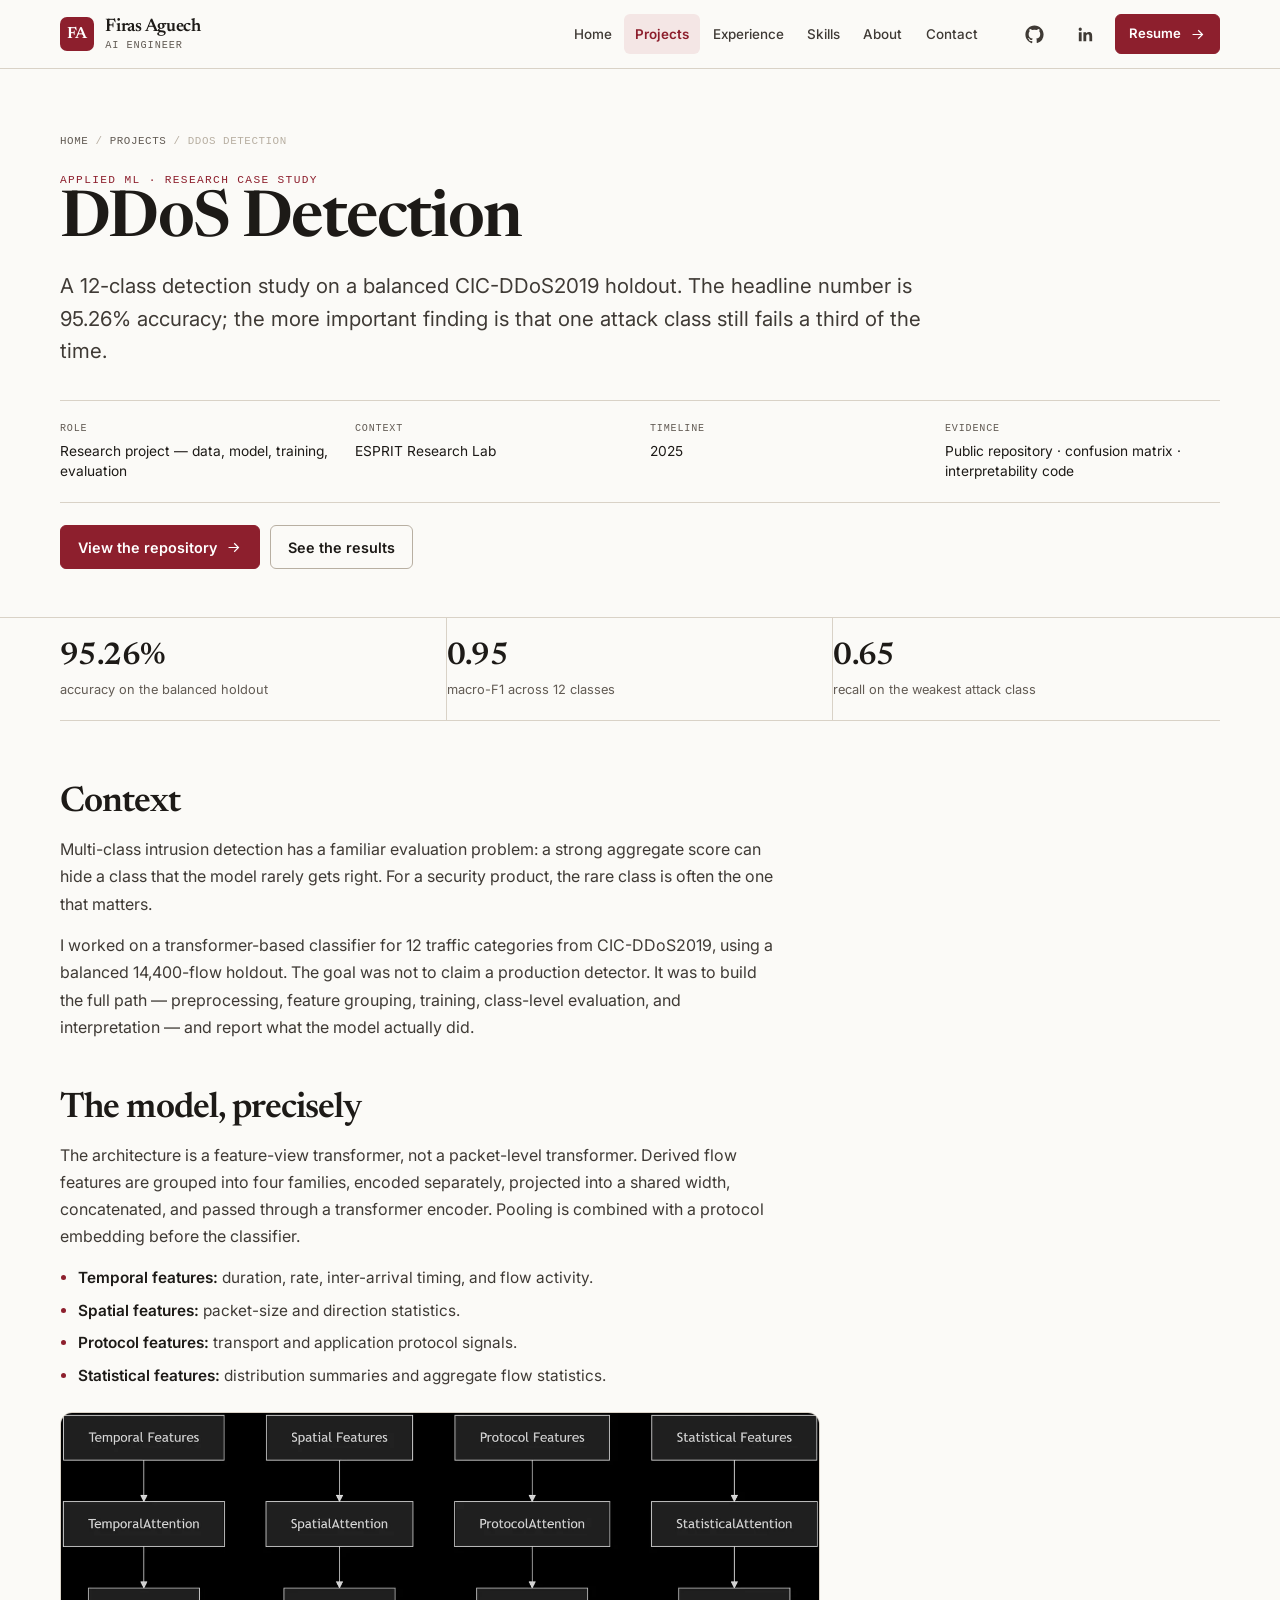
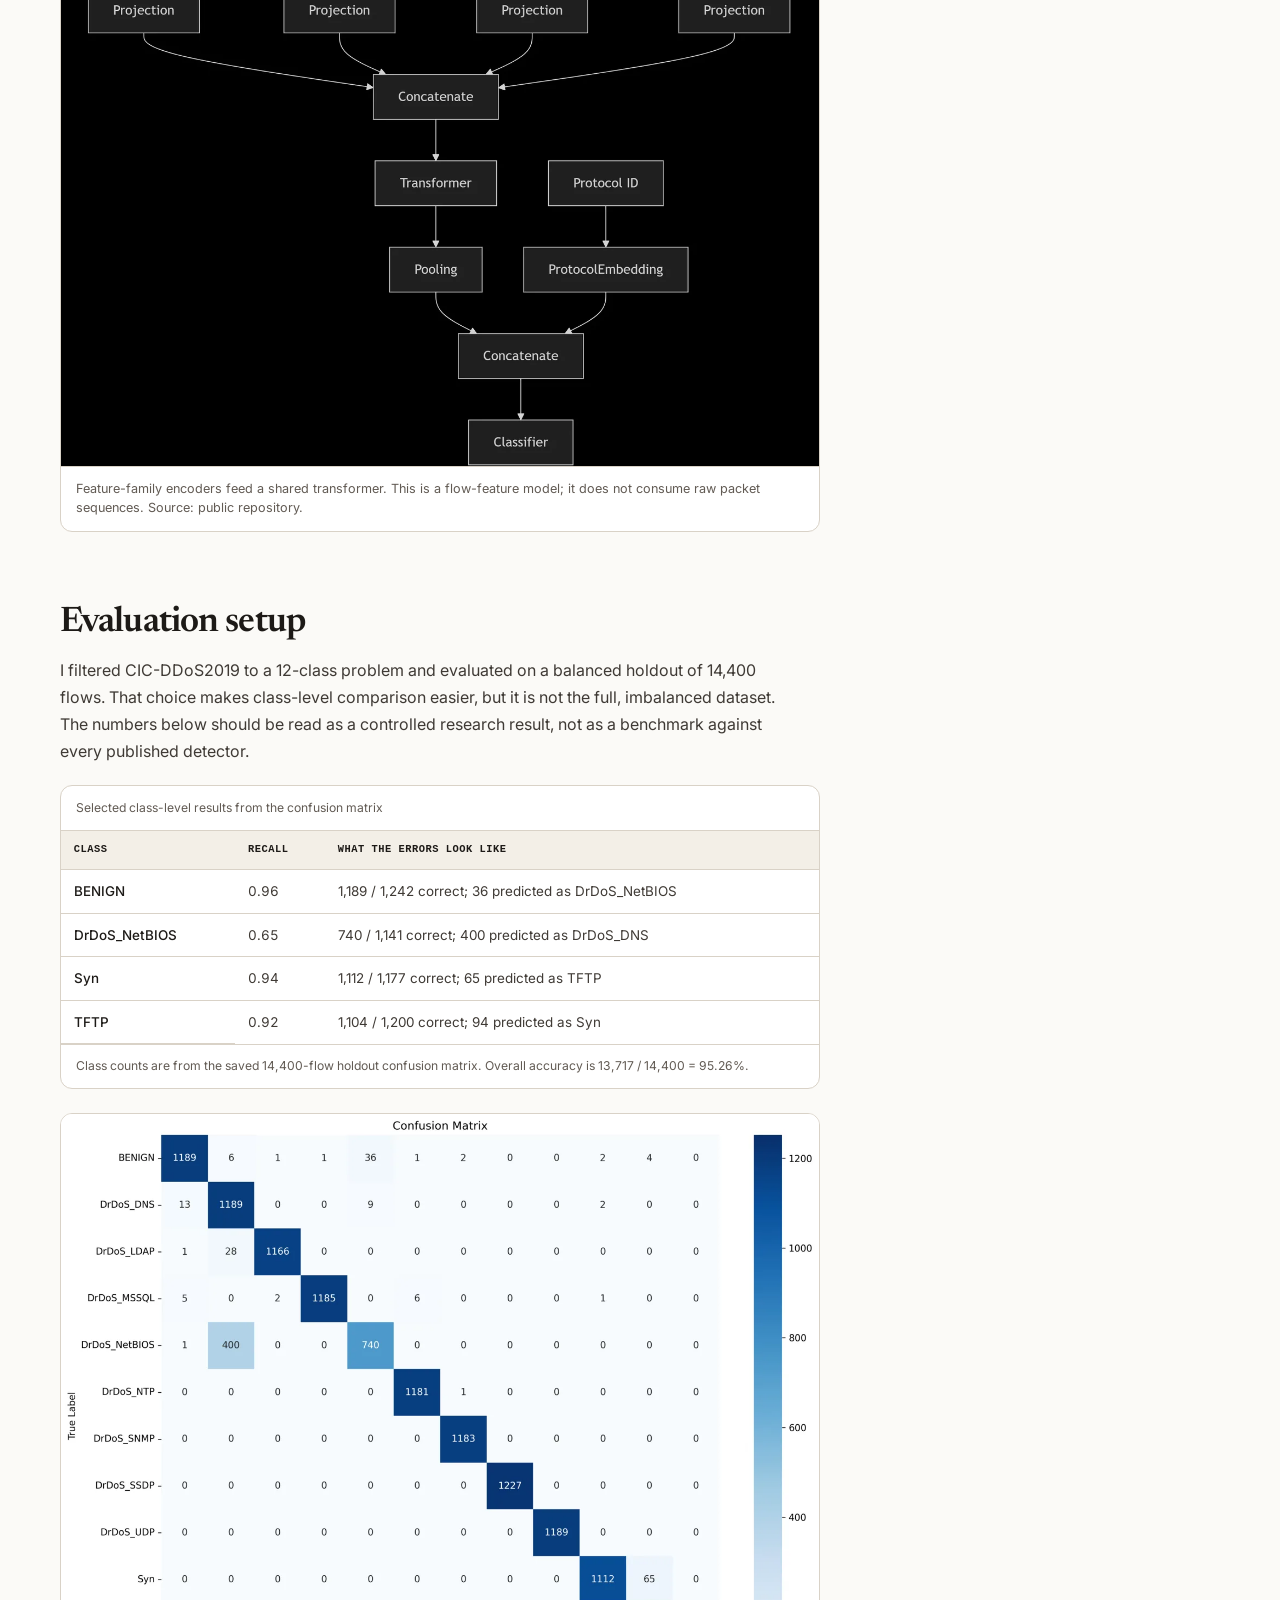
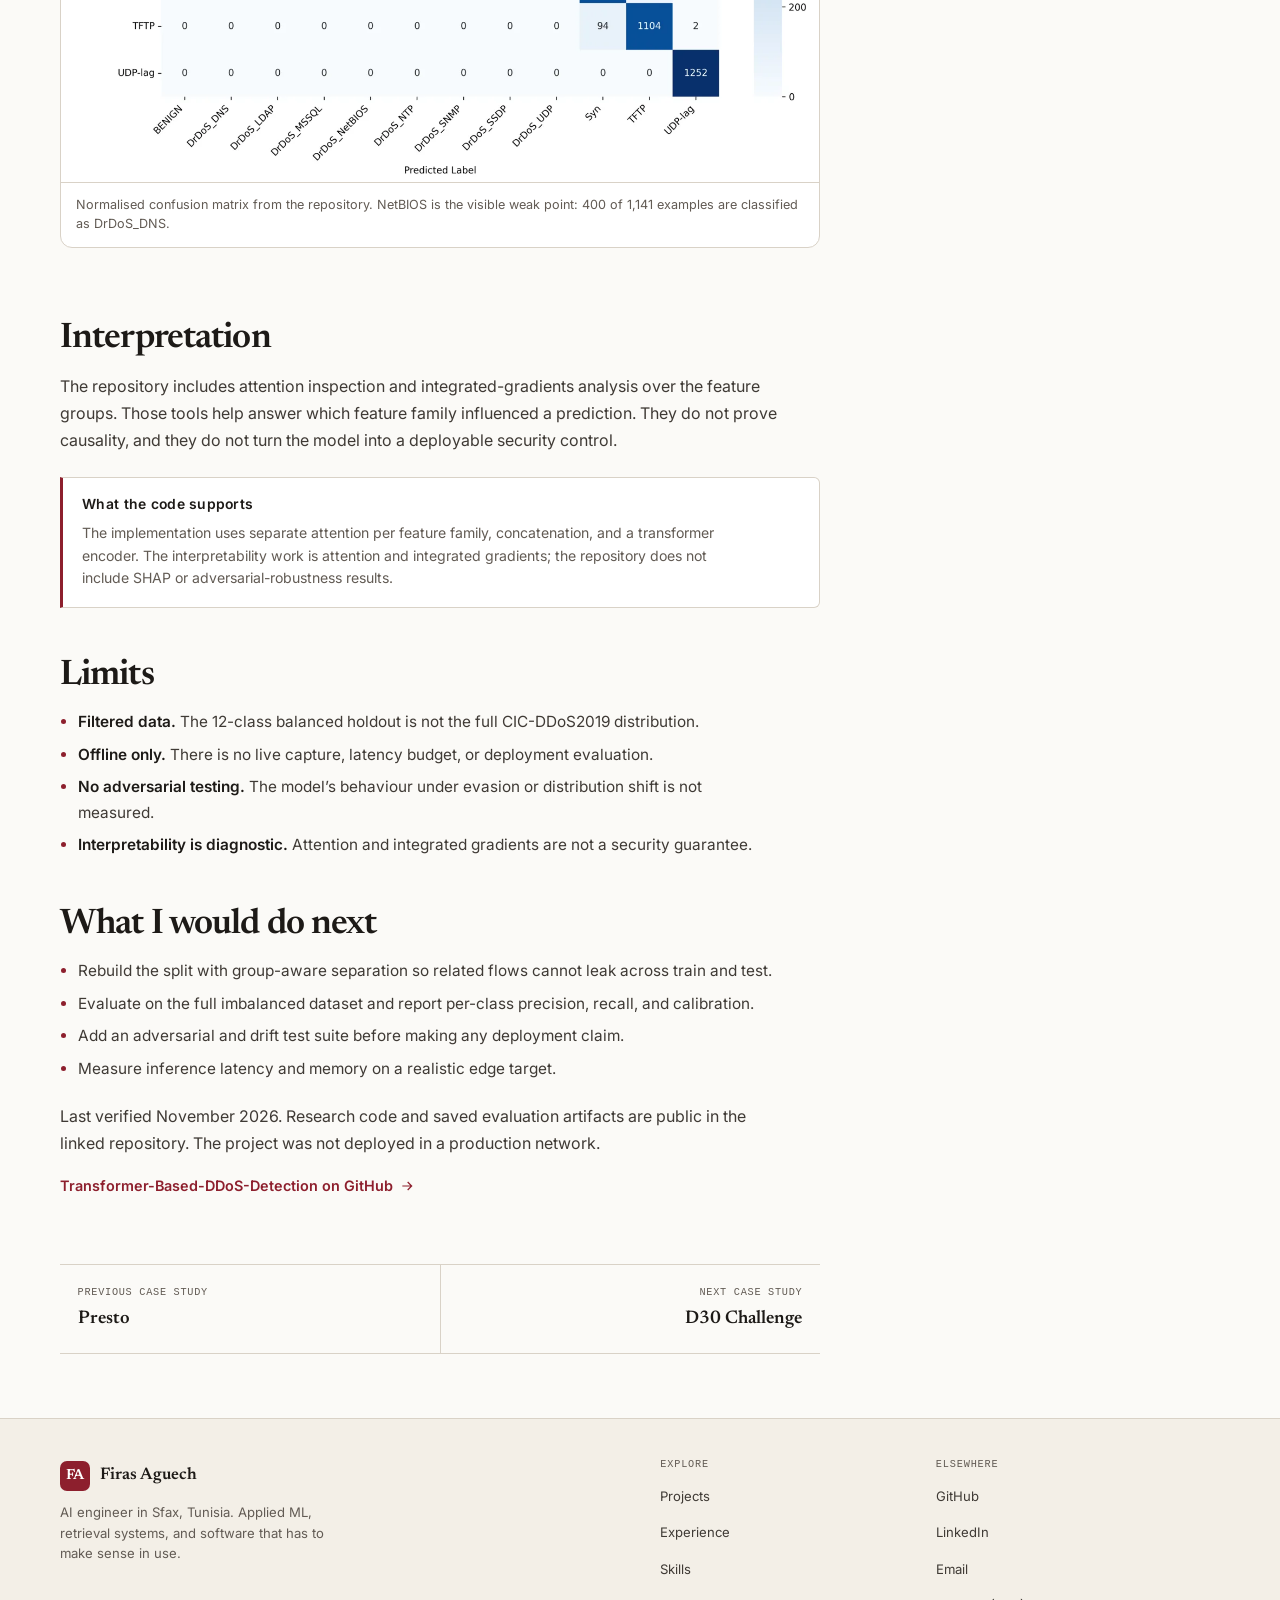
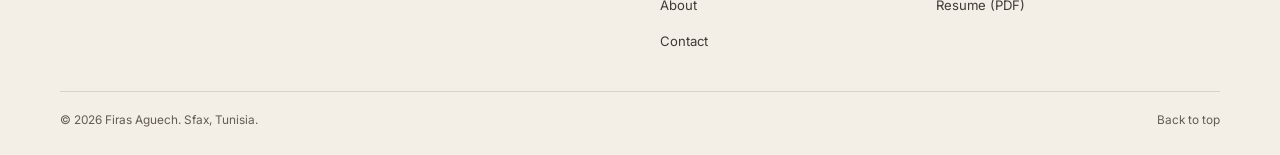
<file: work/ddos-detection/index.html>
<!DOCTYPE html>
<html lang="en">
<head>
  <meta charset="utf-8">
  <meta name="viewport" content="width=device-width, initial-scale=1">
  <title>DDoS Detection — Case study — Firas Aguech</title>
  <meta name="description" content="A 12-class DDoS detection study on a balanced CIC-DDoS2019 holdout: 95.26% accuracy, 0.95 macro-F1, and a clear look at the class the aggregate score hides.">
  <meta name="author" content="Firas Aguech">
  <meta name="theme-color" content="#fbfaf7">
  <link rel="canonical" href="https://aguechfirass100.github.io/work/ddos-detection/">
  <meta property="og:type" content="article">
  <meta property="og:site_name" content="Firas Aguech">
  <meta property="og:title" content="DDoS Detection — Class-aware ML case study">
  <meta property="og:description" content="95.26% accuracy is not the whole story. A 12-class DDoS detector with per-class evaluation and honest limits.">
  <meta property="og:url" content="https://aguechfirass100.github.io/work/ddos-detection/">
  <meta property="og:image" content="https://aguechfirass100.github.io/assets/img/social/ddos.jpg">
  <meta property="og:image:type" content="image/jpeg">
  <meta property="og:image:width" content="1200">
  <meta property="og:image:height" content="630">
  <meta property="og:image:alt" content="DDoS detection evaluation overview.">
  <meta name="twitter:card" content="summary_large_image">
  <meta name="twitter:title" content="DDoS Detection — Class-aware ML case study">
  <meta name="twitter:description" content="95.26% accuracy, 0.95 macro-F1, and the class-level failure behind the average.">
  <meta name="twitter:image" content="https://aguechfirass100.github.io/assets/img/social/ddos.jpg">
  <link rel="icon" href="/favicon.svg" type="image/svg+xml">
  <link rel="icon" href="/favicon.ico" sizes="any">
  <link rel="apple-touch-icon" href="/assets/img/apple-touch-icon.png">
  <link rel="preconnect" href="https://fonts.googleapis.com">
  <link rel="preconnect" href="https://fonts.gstatic.com" crossorigin>
  <link href="https://fonts.googleapis.com/css2?family=Inter:wght@400;500;600;700&family=Newsreader:ital,opsz,wght@0,6..72,400..600;1,6..72,400..500&display=swap" rel="stylesheet">
  <link rel="stylesheet" href="/assets/css/site.css">
  <script defer src="/assets/js/site.js"></script>
  <script type="application/ld+json">
    {
      "@context": "https://schema.org",
      "@type": "Article",
      "headline": "DDoS Detection — Class-aware ML case study",
      "description": "A 12-class DDoS detection model evaluated on a balanced CIC-DDoS2019 holdout.",
      "author": { "@type": "Person", "name": "Firas Aguech", "url": "https://aguechfirass100.github.io/" },
      "mainEntityOfPage": "https://aguechfirass100.github.io/work/ddos-detection/",
      "image": "https://aguechfirass100.github.io/assets/img/social/ddos.jpg",
      "about": ["DDoS detection", "Network security", "Machine learning"]
    }
  </script>
</head>
<body>
  <a class="skip-link" href="#main">Skip to content</a>
  <header class="site-header">
    <div class="container header-inner">
      <a class="brand" href="/" aria-label="Firas Aguech — home">
        <span class="brand-mark" aria-hidden="true">FA</span>
        <span class="brand-copy"><span class="brand-name">Firas Aguech</span><span class="brand-role">AI Engineer</span></span>
      </a>
      <nav class="site-nav" aria-label="Primary navigation">
        <a href="/">Home</a>
        <a href="/projects/" aria-current="page">Projects</a>
        <a href="/experience/">Experience</a>
        <a href="/skills/">Skills</a>
        <a href="/about/">About</a>
        <a href="/contact/">Contact</a>
      </nav>
      <div class="header-actions">
        <a class="icon-link" href="https://github.com/aguechfirass100" target="_blank" rel="noopener" aria-label="GitHub profile">
          <svg viewBox="0 0 24 24" aria-hidden="true"><path d="M12 .5C5.65.5.5 5.65.5 12c0 5.08 3.29 9.39 7.86 10.91.58.11.79-.25.79-.56 0-.28-.01-1.02-.02-2-3.2.7-3.88-1.54-3.88-1.54-.52-1.33-1.28-1.68-1.28-1.68-1.04-.71.08-.7.08-.7 1.15.08 1.76 1.18 1.76 1.18 1.02 1.75 2.68 1.25 3.33.96.1-.74.4-1.25.72-1.54-2.55-.29-5.23-1.28-5.23-5.7 0-1.26.45-2.29 1.18-3.1-.12-.29-.51-1.46.11-3.05 0 0 .96-.31 3.15 1.18a10.9 10.9 0 0 1 5.74 0c2.19-1.49 3.15-1.18 3.15-1.18.62 1.59.23 2.76.11 3.05.73.81 1.18 1.84 1.18 3.1 0 4.43-2.69 5.41-5.25 5.69.41.35.77 1.04.77 2.1 0 1.52-.01 2.74-.01 3.11 0 .31.21.67.8.56A11.5 11.5 0 0 0 23.5 12C23.5 5.65 18.35.5 12 .5Z"/></svg>
        </a>
        <a class="icon-link" href="https://www.linkedin.com/in/agfirass" target="_blank" rel="noopener" aria-label="LinkedIn profile">
          <svg viewBox="0 0 24 24" aria-hidden="true"><path d="M20.45 20.45h-3.55v-5.57c0-1.33-.02-3.04-1.85-3.04-1.85 0-2.13 1.45-2.13 2.94v5.67H9.35V9h3.41v1.56h.05c.47-.9 1.63-1.85 3.36-1.85 3.59 0 4.25 2.36 4.25 5.43v6.31ZM5.34 7.43a2.06 2.06 0 1 1 0-4.12 2.06 2.06 0 0 1 0 4.12Zm1.78 13.02H3.56V9h3.56v11.45Z"/></svg>
        </a>
        <a class="button button-primary button-small" href="/assets/docs/Firas_Aguech_Resume.pdf" target="_blank" rel="noopener">Resume <svg viewBox="0 0 24 24" aria-hidden="true"><path d="M5 12h14M13 6l6 6-6 6"/></svg></a>
        <details class="mobile-nav">
          <summary>Menu</summary>
          <nav aria-label="Mobile navigation">
            <a href="/">Home</a>
            <a href="/projects/" aria-current="page">Projects</a>
            <a href="/experience/">Experience</a>
            <a href="/skills/">Skills</a>
            <a href="/about/">About</a>
            <a href="/contact/">Contact</a>
            <span class="mobile-nav-rule" aria-hidden="true"></span>
            <a href="https://github.com/aguechfirass100" target="_blank" rel="noopener">GitHub</a>
            <a href="https://www.linkedin.com/in/agfirass" target="_blank" rel="noopener">LinkedIn</a>
            <a href="/assets/docs/Firas_Aguech_Resume.pdf" target="_blank" rel="noopener">Resume (PDF)</a>
          </nav>
        </details>
      </div>
    </div>
  </header>

  <main id="main">
    <section class="case-header">
      <div class="container">
        <nav class="breadcrumbs" aria-label="Breadcrumb">
          <a href="/">Home</a><span>/</span><a href="/projects/">Projects</a><span>/</span><span aria-current="page">DDoS Detection</span>
        </nav>
        <span class="eyebrow eyebrow-accent">Applied ML · research case study</span>
        <h1 class="case-title">DDoS Detection</h1>
        <p class="case-subtitle">A 12-class detection study on a balanced CIC-DDoS2019 holdout. The headline number is 95.26% accuracy; the more important finding is that one attack class still fails a third of the time.</p>
        <div class="case-meta">
          <div><dt>Role</dt><dd>Research project — data, model, training, evaluation</dd></div>
          <div><dt>Context</dt><dd>ESPRIT Research Lab</dd></div>
          <div><dt>Timeline</dt><dd>2025</dd></div>
          <div><dt>Evidence</dt><dd>Public repository · confusion matrix · interpretability code</dd></div>
        </div>
        <div class="case-actions">
          <a class="button button-primary" href="https://github.com/aguechfirass100/Transformer-Based-DDoS-Detection" target="_blank" rel="noopener">View the repository <svg viewBox="0 0 24 24" aria-hidden="true"><path d="M5 12h14M13 6l6 6-6 6"/></svg></a>
          <a class="button button-secondary" href="#results">See the results</a>
        </div>
      </div>
    </section>

    <div class="container">
      <div class="case-evidence" aria-label="DDoS detection at a glance">
        <div class="case-evidence-item"><p class="case-evidence-value">95.26%</p><p class="case-evidence-label">accuracy on the balanced holdout</p></div>
        <div class="case-evidence-item"><p class="case-evidence-value">0.95</p><p class="case-evidence-label">macro-F1 across 12 classes</p></div>
        <div class="case-evidence-item"><p class="case-evidence-value">0.65</p><p class="case-evidence-label">recall on the weakest attack class</p></div>
      </div>
    </div>

    <div class="container">
      <div class="case-body">
        <div class="reading-width">
          <section class="case-section">
            <h2>Context</h2>
            <p>Multi-class intrusion detection has a familiar evaluation problem: a strong aggregate score can hide a class that the model rarely gets right. For a security product, the rare class is often the one that matters.</p>
            <p>I worked on a transformer-based classifier for 12 traffic categories from CIC-DDoS2019, using a balanced 14,400-flow holdout. The goal was not to claim a production detector. It was to build the full path — preprocessing, feature grouping, training, class-level evaluation, and interpretation — and report what the model actually did.</p>
          </section>

          <section class="case-section">
            <h2>The model, precisely</h2>
            <p>The architecture is a feature-view transformer, not a packet-level transformer. Derived flow features are grouped into four families, encoded separately, projected into a shared width, concatenated, and passed through a transformer encoder. Pooling is combined with a protocol embedding before the classifier.</p>
            <ul>
              <li><strong>Temporal features:</strong> duration, rate, inter-arrival timing, and flow activity.</li>
              <li><strong>Spatial features:</strong> packet-size and direction statistics.</li>
              <li><strong>Protocol features:</strong> transport and application protocol signals.</li>
              <li><strong>Statistical features:</strong> distribution summaries and aggregate flow statistics.</li>
            </ul>
            <figure class="figure">
              <a href="/assets/img/ddos/model-architecture-dark.webp" target="_blank" rel="noopener">
                <img src="/assets/img/ddos/model-architecture-dark.webp" alt="Detailed DDoS model architecture: four feature groups, attention, projections, transformer encoder, pooling, protocol embedding, and classifier" width="1383" height="1192" loading="lazy">
              </a>
              <figcaption>Feature-family encoders feed a shared transformer. This is a flow-feature model; it does not consume raw packet sequences. Source: public repository.</figcaption>
            </figure>
          </section>

          <section class="case-section">
            <h2>Evaluation setup</h2>
            <p>I filtered CIC-DDoS2019 to a 12-class problem and evaluated on a balanced holdout of 14,400 flows. That choice makes class-level comparison easier, but it is not the full, imbalanced dataset. The numbers below should be read as a controlled research result, not as a benchmark against every published detector.</p>
            <div class="table-wrap" tabindex="0" role="region" aria-label="Selected per-class results">
              <table>
                <caption>Selected class-level results from the confusion matrix</caption>
                <thead><tr><th scope="col">Class</th><th scope="col" class="num">Recall</th><th scope="col">What the errors look like</th></tr></thead>
                <tbody>
                  <tr><th scope="row">BENIGN</th><td class="num">0.96</td><td>1,189 / 1,242 correct; 36 predicted as DrDoS_NetBIOS</td></tr>
                  <tr><th scope="row">DrDoS_NetBIOS</th><td class="num">0.65</td><td>740 / 1,141 correct; 400 predicted as DrDoS_DNS</td></tr>
                  <tr><th scope="row">Syn</th><td class="num">0.94</td><td>1,112 / 1,177 correct; 65 predicted as TFTP</td></tr>
                  <tr><th scope="row">TFTP</th><td class="num">0.92</td><td>1,104 / 1,200 correct; 94 predicted as Syn</td></tr>
                </tbody>
              </table>
              <div class="table-note">Class counts are from the saved 14,400-flow holdout confusion matrix. Overall accuracy is 13,717 / 14,400 = 95.26%.</div>
            </div>
            <figure class="figure">
              <a href="/assets/img/optimized/ddos/confusion-matrix.webp" target="_blank" rel="noopener">
                <img src="/assets/img/optimized/ddos/confusion-matrix.webp" alt="Normalized confusion matrix for 12 DDoS traffic classes" width="1400" height="1234" loading="lazy">
              </a>
              <figcaption>Normalised confusion matrix from the repository. NetBIOS is the visible weak point: 400 of 1,141 examples are classified as DrDoS_DNS.</figcaption>
            </figure>
          </section>

          <section class="case-section">
            <h2>Interpretation</h2>
            <p>The repository includes attention inspection and integrated-gradients analysis over the feature groups. Those tools help answer which feature family influenced a prediction. They do not prove causality, and they do not turn the model into a deployable security control.</p>
            <div class="callout">
              <h3>What the code supports</h3>
              <p>The implementation uses separate attention per feature family, concatenation, and a transformer encoder. The interpretability work is attention and integrated gradients; the repository does not include SHAP or adversarial-robustness results.</p>
            </div>
          </section>

          <section class="case-section">
            <h2>Limits</h2>
            <ul>
              <li><strong>Filtered data.</strong> The 12-class balanced holdout is not the full CIC-DDoS2019 distribution.</li>
              <li><strong>Offline only.</strong> There is no live capture, latency budget, or deployment evaluation.</li>
              <li><strong>No adversarial testing.</strong> The model’s behaviour under evasion or distribution shift is not measured.</li>
              <li><strong>Interpretability is diagnostic.</strong> Attention and integrated gradients are not a security guarantee.</li>
            </ul>
          </section>

          <section class="case-section">
            <h2>What I would do next</h2>
            <ul>
              <li>Rebuild the split with group-aware separation so related flows cannot leak across train and test.</li>
              <li>Evaluate on the full imbalanced dataset and report per-class precision, recall, and calibration.</li>
              <li>Add an adversarial and drift test suite before making any deployment claim.</li>
              <li>Measure inference latency and memory on a realistic edge target.</li>
            </ul>
            <p class="case-footer-note">Last verified November 2026. Research code and saved evaluation artifacts are public in the linked repository. The project was not deployed in a production network.</p>
            <p><a class="text-link" href="https://github.com/aguechfirass100/Transformer-Based-DDoS-Detection" target="_blank" rel="noopener">Transformer-Based-DDoS-Detection on GitHub <svg viewBox="0 0 24 24" aria-hidden="true"><path d="M5 12h14M13 6l6 6-6 6"/></svg></a></p>
          </section>

          <nav class="case-nav" aria-label="Project navigation">
            <a href="/work/presto/"><span>Previous case study</span><strong>Presto</strong></a>
            <a class="next" href="/work/d30-challenge/"><span>Next case study</span><strong>D30 Challenge</strong></a>
          </nav>
        </div>
      </div>
    </div>
  </main>

  <footer class="site-footer">
    <div class="container">
      <div class="footer-grid">
        <div>
          <a class="footer-brand" href="/"><span class="brand-mark" aria-hidden="true">FA</span><span>Firas Aguech</span></a>
          <p class="footer-bio">AI engineer in Sfax, Tunisia. Applied ML, retrieval systems, and software that has to make sense in use.</p>
        </div>
        <div>
          <h2 class="footer-heading">Explore</h2>
          <ul class="footer-links"><li><a href="/projects/">Projects</a></li><li><a href="/experience/">Experience</a></li><li><a href="/skills/">Skills</a></li><li><a href="/about/">About</a></li><li><a href="/contact/">Contact</a></li></ul>
        </div>
        <div>
          <h2 class="footer-heading">Elsewhere</h2>
          <ul class="footer-links"><li><a href="https://github.com/aguechfirass100" target="_blank" rel="noopener">GitHub</a></li><li><a href="https://www.linkedin.com/in/agfirass" target="_blank" rel="noopener">LinkedIn</a></li><li><a href="mailto:aguechfirass100@gmail.com">Email</a></li><li><a href="/assets/docs/Firas_Aguech_Resume.pdf" target="_blank" rel="noopener">Resume (PDF)</a></li></ul>
        </div>
      </div>
      <div class="footer-bottom"><p>© <span data-year>2026</span> Firas Aguech. Sfax, Tunisia.</p><a href="#main">Back to top</a></div>
    </div>
  </footer>
</body>
</html>
</file>
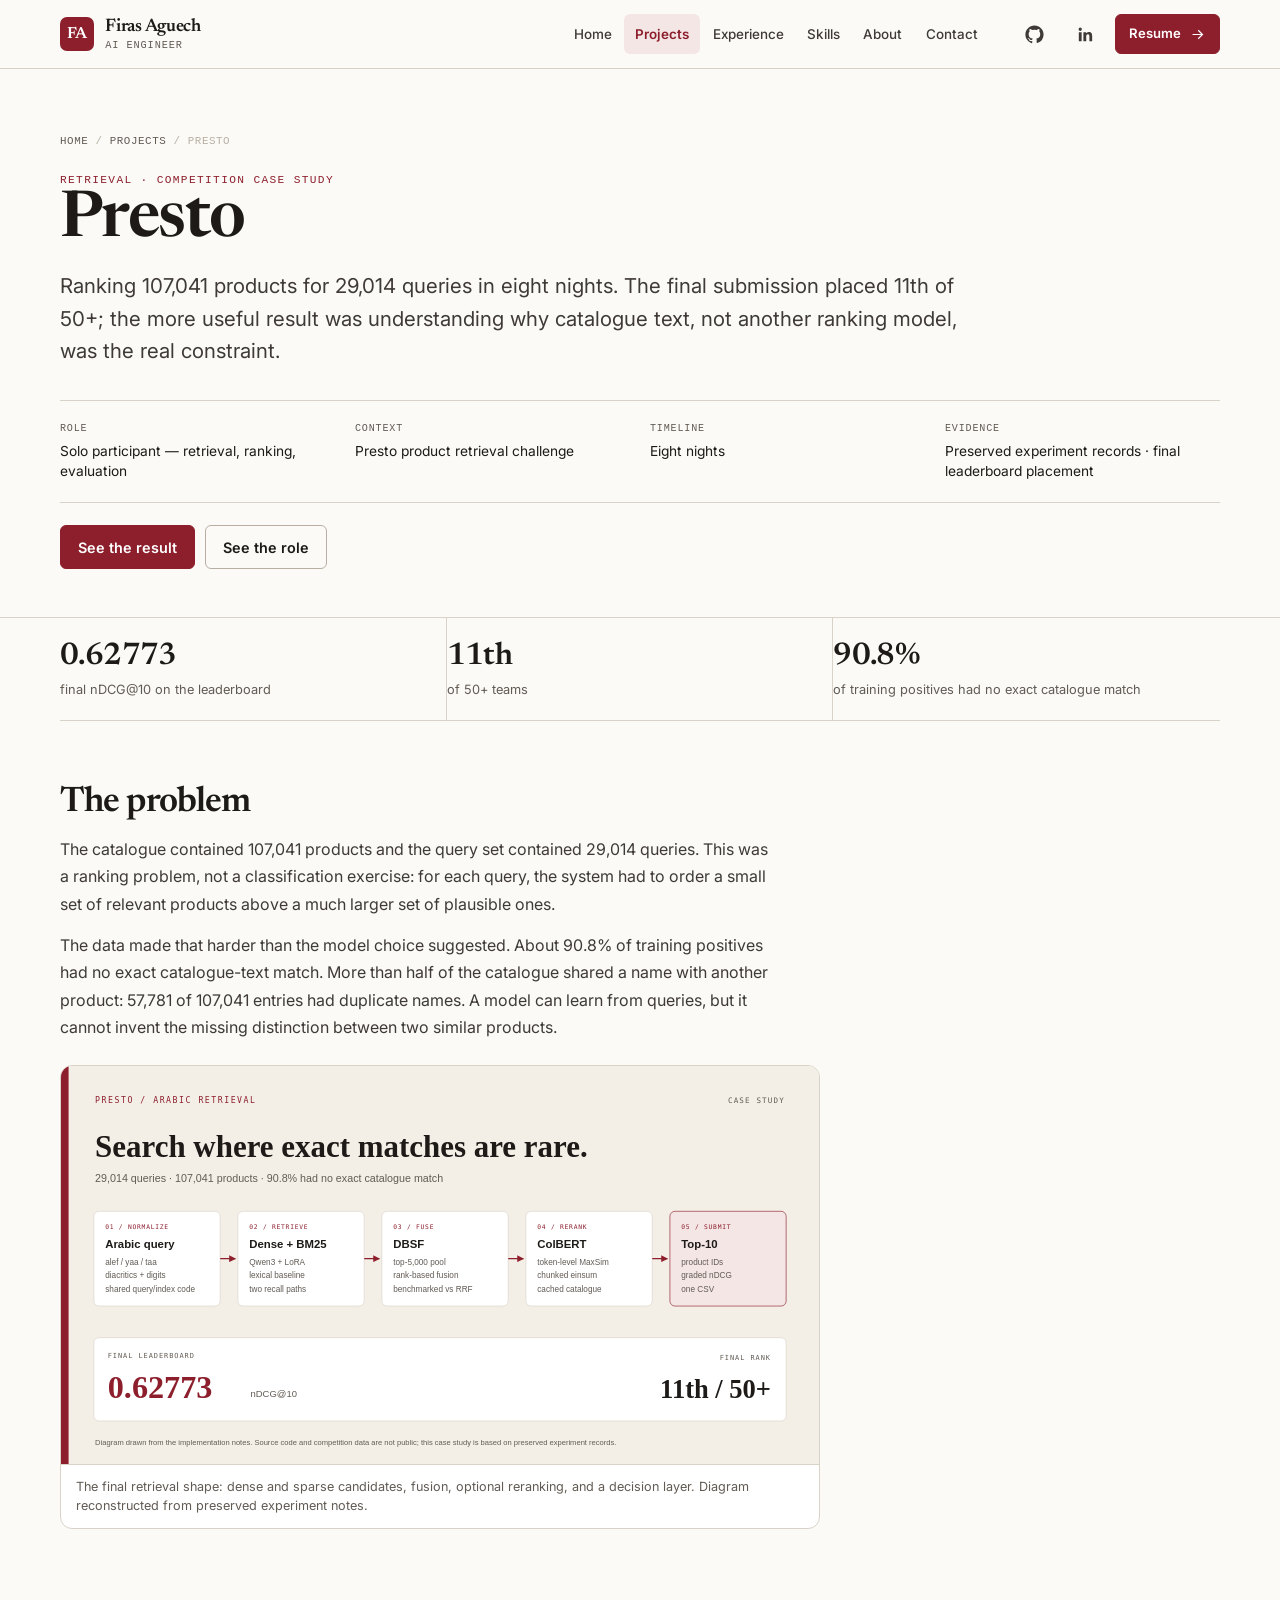
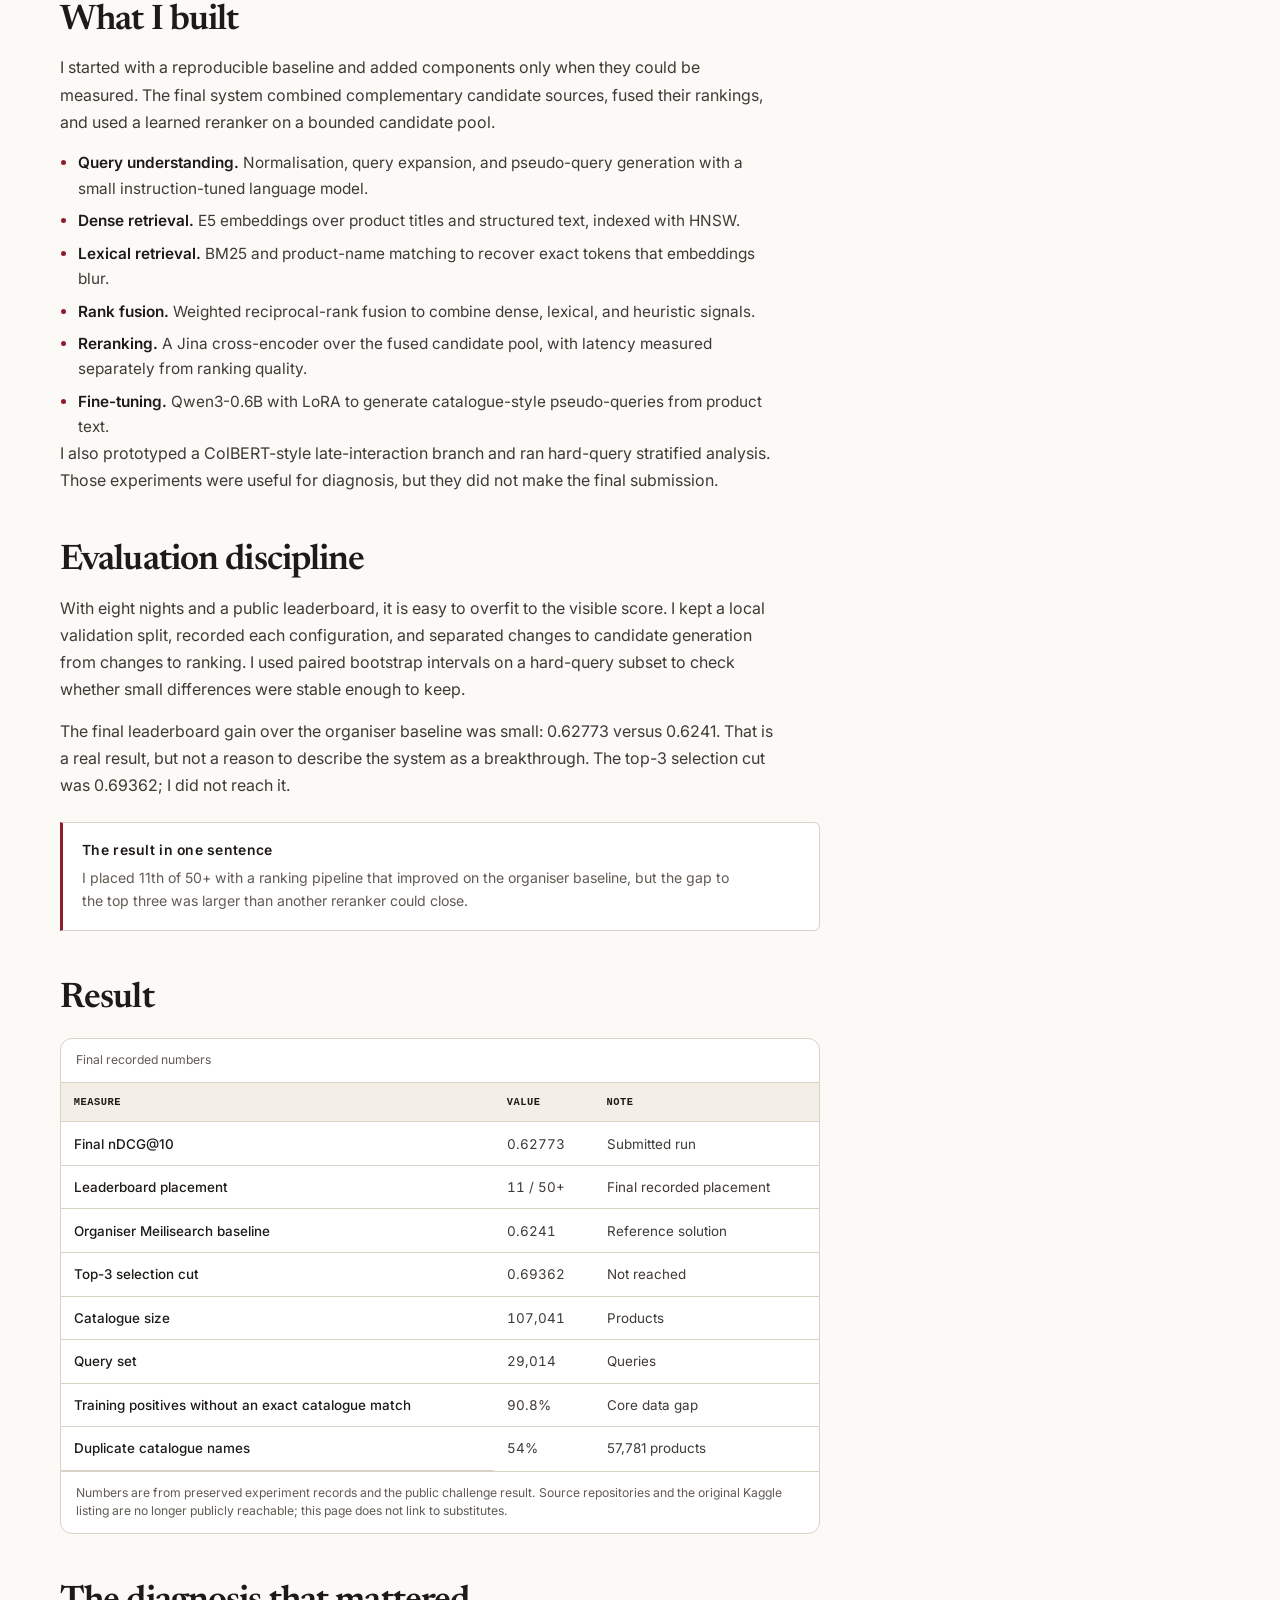
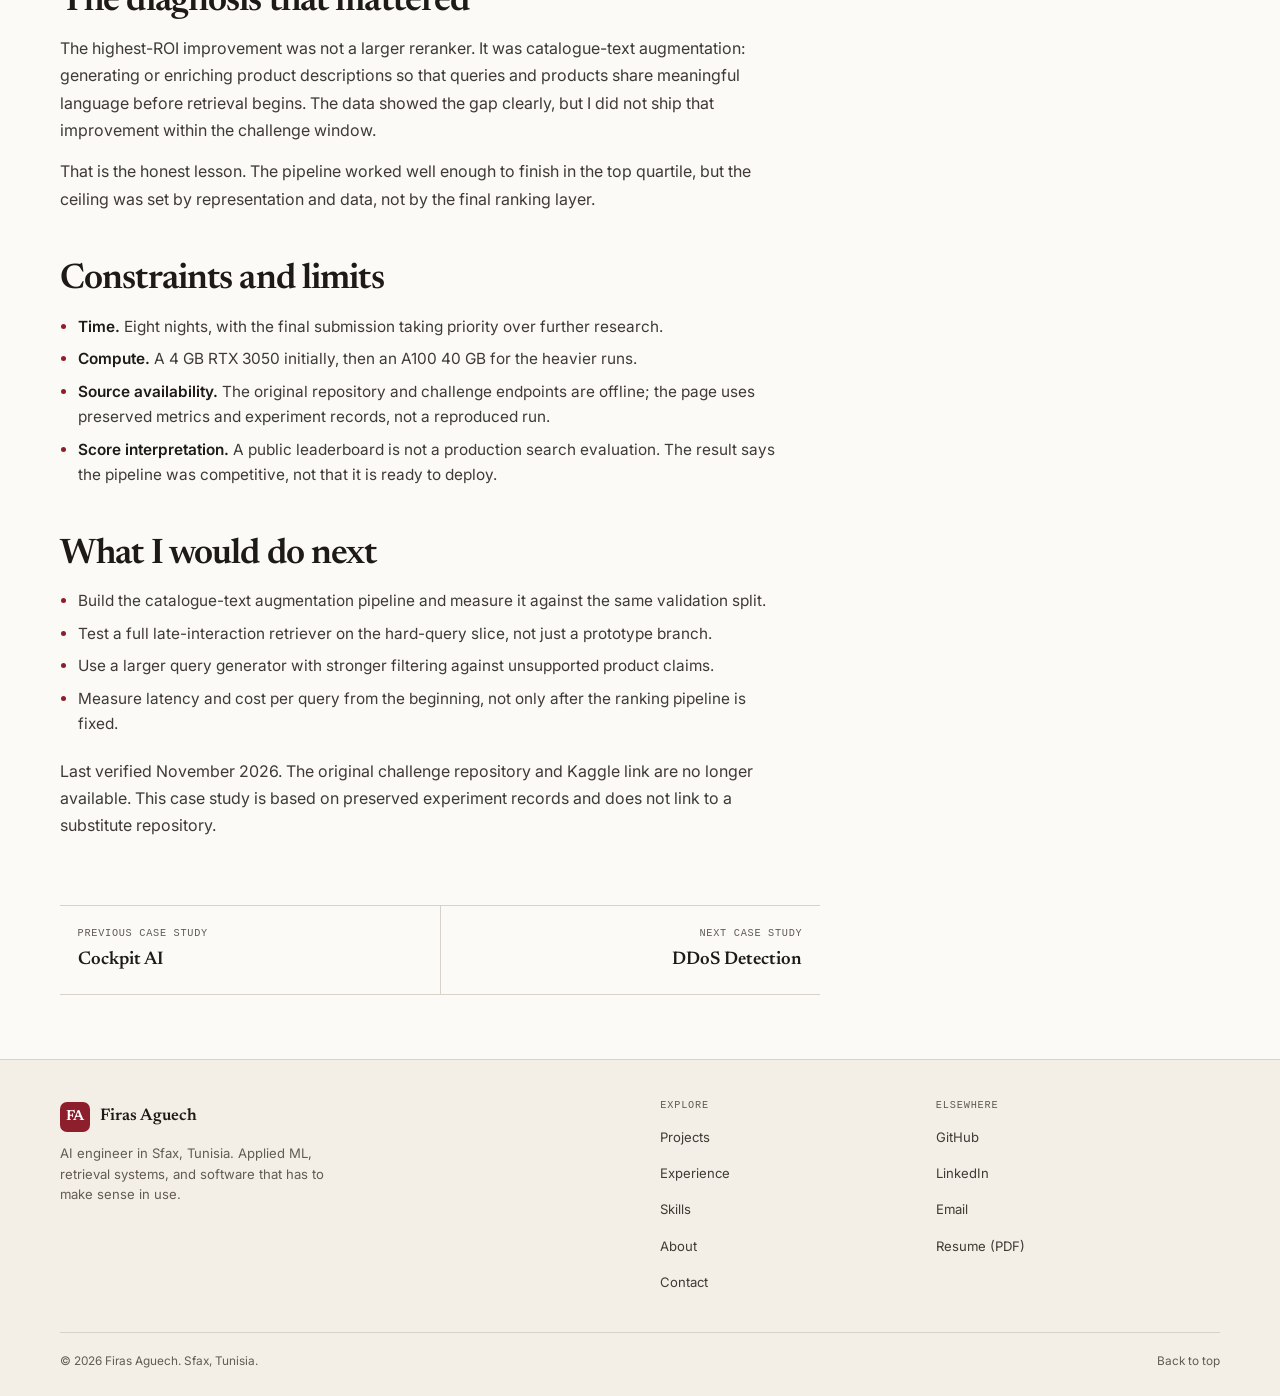
<file: work/presto/index.html>
<!DOCTYPE html>
<html lang="en">
<head>
  <meta charset="utf-8">
  <meta name="viewport" content="width=device-width, initial-scale=1">
  <title>Presto — Case study — Firas Aguech</title>
  <meta name="description" content="A retrieval ranking case study: 107,041 products, 29,014 queries, an 11th-place finish from 50+ teams, and the catalogue-text problem that mattered more than another model.">
  <meta name="author" content="Firas Aguech">
  <meta name="theme-color" content="#fbfaf7">
  <link rel="canonical" href="https://aguechfirass100.github.io/work/presto/">
  <meta property="og:type" content="article">
  <meta property="og:site_name" content="Firas Aguech">
  <meta property="og:title" content="Presto — Retrieval ranking case study">
  <meta property="og:description" content="Ranking 107,041 products for 29,014 queries in eight nights. The result was 11th of 50+, but the useful lesson was the catalogue-text gap.">
  <meta property="og:url" content="https://aguechfirass100.github.io/work/presto/">
  <meta property="og:image" content="https://aguechfirass100.github.io/assets/img/social/presto.jpg">
  <meta property="og:image:type" content="image/jpeg">
  <meta property="og:image:width" content="1200">
  <meta property="og:image:height" content="630">
  <meta property="og:image:alt" content="Presto retrieval pipeline diagram.">
  <meta name="twitter:card" content="summary_large_image">
  <meta name="twitter:title" content="Presto — Retrieval ranking case study">
  <meta name="twitter:description" content="107,041 products, 29,014 queries, eight nights, and a lesson about catalogue text.">
  <meta name="twitter:image" content="https://aguechfirass100.github.io/assets/img/social/presto.jpg">
  <link rel="icon" href="/favicon.svg" type="image/svg+xml">
  <link rel="icon" href="/favicon.ico" sizes="any">
  <link rel="apple-touch-icon" href="/assets/img/apple-touch-icon.png">
  <link rel="preconnect" href="https://fonts.googleapis.com">
  <link rel="preconnect" href="https://fonts.gstatic.com" crossorigin>
  <link href="https://fonts.googleapis.com/css2?family=Inter:wght@400;500;600;700&family=Newsreader:ital,opsz,wght@0,6..72,400..600;1,6..72,400..500&display=swap" rel="stylesheet">
  <link rel="stylesheet" href="/assets/css/site.css">
  <script defer src="/assets/js/site.js"></script>
  <script type="application/ld+json">
    {
      "@context": "https://schema.org",
      "@type": "Article",
      "headline": "Presto — Retrieval ranking case study",
      "description": "A product retrieval challenge: 107,041 products, 29,014 queries, and an 11th-place finish.",
      "author": { "@type": "Person", "name": "Firas Aguech", "url": "https://aguechfirass100.github.io/" },
      "mainEntityOfPage": "https://aguechfirass100.github.io/work/presto/",
      "image": "https://aguechfirass100.github.io/assets/img/social/presto.jpg",
      "about": ["Information retrieval", "Learning to rank", "E-commerce search"]
    }
  </script>
</head>
<body>
  <a class="skip-link" href="#main">Skip to content</a>
  <header class="site-header">
    <div class="container header-inner">
      <a class="brand" href="/" aria-label="Firas Aguech — home">
        <span class="brand-mark" aria-hidden="true">FA</span>
        <span class="brand-copy"><span class="brand-name">Firas Aguech</span><span class="brand-role">AI Engineer</span></span>
      </a>
      <nav class="site-nav" aria-label="Primary navigation">
        <a href="/">Home</a>
        <a href="/projects/" aria-current="page">Projects</a>
        <a href="/experience/">Experience</a>
        <a href="/skills/">Skills</a>
        <a href="/about/">About</a>
        <a href="/contact/">Contact</a>
      </nav>
      <div class="header-actions">
        <a class="icon-link" href="https://github.com/aguechfirass100" target="_blank" rel="noopener" aria-label="GitHub profile">
          <svg viewBox="0 0 24 24" aria-hidden="true"><path d="M12 .5C5.65.5.5 5.65.5 12c0 5.08 3.29 9.39 7.86 10.91.58.11.79-.25.79-.56 0-.28-.01-1.02-.02-2-3.2.7-3.88-1.54-3.88-1.54-.52-1.33-1.28-1.68-1.28-1.68-1.04-.71.08-.7.08-.7 1.15.08 1.76 1.18 1.76 1.18 1.02 1.75 2.68 1.25 3.33.96.1-.74.4-1.25.72-1.54-2.55-.29-5.23-1.28-5.23-5.7 0-1.26.45-2.29 1.18-3.1-.12-.29-.51-1.46.11-3.05 0 0 .96-.31 3.15 1.18a10.9 10.9 0 0 1 5.74 0c2.19-1.49 3.15-1.18 3.15-1.18.62 1.59.23 2.76.11 3.05.73.81 1.18 1.84 1.18 3.1 0 4.43-2.69 5.41-5.25 5.69.41.35.77 1.04.77 2.1 0 1.52-.01 2.74-.01 3.11 0 .31.21.67.8.56A11.5 11.5 0 0 0 23.5 12C23.5 5.65 18.35.5 12 .5Z"/></svg>
        </a>
        <a class="icon-link" href="https://www.linkedin.com/in/agfirass" target="_blank" rel="noopener" aria-label="LinkedIn profile">
          <svg viewBox="0 0 24 24" aria-hidden="true"><path d="M20.45 20.45h-3.55v-5.57c0-1.33-.02-3.04-1.85-3.04-1.85 0-2.13 1.45-2.13 2.94v5.67H9.35V9h3.41v1.56h.05c.47-.9 1.63-1.85 3.36-1.85 3.59 0 4.25 2.36 4.25 5.43v6.31ZM5.34 7.43a2.06 2.06 0 1 1 0-4.12 2.06 2.06 0 0 1 0 4.12Zm1.78 13.02H3.56V9h3.56v11.45Z"/></svg>
        </a>
        <a class="button button-primary button-small" href="/assets/docs/Firas_Aguech_Resume.pdf" target="_blank" rel="noopener">Resume <svg viewBox="0 0 24 24" aria-hidden="true"><path d="M5 12h14M13 6l6 6-6 6"/></svg></a>
        <details class="mobile-nav">
          <summary>Menu</summary>
          <nav aria-label="Mobile navigation">
            <a href="/">Home</a>
            <a href="/projects/" aria-current="page">Projects</a>
            <a href="/experience/">Experience</a>
            <a href="/skills/">Skills</a>
            <a href="/about/">About</a>
            <a href="/contact/">Contact</a>
            <span class="mobile-nav-rule" aria-hidden="true"></span>
            <a href="https://github.com/aguechfirass100" target="_blank" rel="noopener">GitHub</a>
            <a href="https://www.linkedin.com/in/agfirass" target="_blank" rel="noopener">LinkedIn</a>
            <a href="/assets/docs/Firas_Aguech_Resume.pdf" target="_blank" rel="noopener">Resume (PDF)</a>
          </nav>
        </details>
      </div>
    </div>
  </header>

  <main id="main">
    <section class="case-header">
      <div class="container">
        <nav class="breadcrumbs" aria-label="Breadcrumb">
          <a href="/">Home</a><span>/</span><a href="/projects/">Projects</a><span>/</span><span aria-current="page">Presto</span>
        </nav>
        <span class="eyebrow eyebrow-accent">Retrieval · competition case study</span>
        <h1 class="case-title">Presto</h1>
        <p class="case-subtitle">Ranking 107,041 products for 29,014 queries in eight nights. The final submission placed 11th of 50+; the more useful result was understanding why catalogue text, not another ranking model, was the real constraint.</p>
        <div class="case-meta">
          <div><dt>Role</dt><dd>Solo participant — retrieval, ranking, evaluation</dd></div>
          <div><dt>Context</dt><dd>Presto product retrieval challenge</dd></div>
          <div><dt>Timeline</dt><dd>Eight nights</dd></div>
          <div><dt>Evidence</dt><dd>Preserved experiment records · final leaderboard placement</dd></div>
        </div>
        <div class="case-actions">
          <a class="button button-primary" href="#result">See the result</a>
          <a class="button button-secondary" href="/experience/">See the role</a>
        </div>
      </div>
    </section>

    <div class="container">
      <div class="case-evidence" aria-label="Presto at a glance">
        <div class="case-evidence-item"><p class="case-evidence-value">0.62773</p><p class="case-evidence-label">final nDCG@10 on the leaderboard</p></div>
        <div class="case-evidence-item"><p class="case-evidence-value">11th</p><p class="case-evidence-label">of 50+ teams</p></div>
        <div class="case-evidence-item"><p class="case-evidence-value">90.8%</p><p class="case-evidence-label">of training positives had no exact catalogue match</p></div>
      </div>
    </div>

    <div class="container">
      <div class="case-body">
        <div class="reading-width">
          <section class="case-section">
            <h2>The problem</h2>
            <p>The catalogue contained 107,041 products and the query set contained 29,014 queries. This was a ranking problem, not a classification exercise: for each query, the system had to order a small set of relevant products above a much larger set of plausible ones.</p>
            <p>The data made that harder than the model choice suggested. About 90.8% of training positives had no exact catalogue-text match. More than half of the catalogue shared a name with another product: 57,781 of 107,041 entries had duplicate names. A model can learn from queries, but it cannot invent the missing distinction between two similar products.</p>
            <figure class="figure">
              <img src="/assets/img/presto/pipeline-warm.svg" alt="Presto pipeline: two candidate retrievers, rank fusion, reranking, and decision layer" width="1200" height="630" loading="lazy">
              <figcaption>The final retrieval shape: dense and sparse candidates, fusion, optional reranking, and a decision layer. Diagram reconstructed from preserved experiment notes.</figcaption>
            </figure>
          </section>

          <section class="case-section">
            <h2>What I built</h2>
            <p>I started with a reproducible baseline and added components only when they could be measured. The final system combined complementary candidate sources, fused their rankings, and used a learned reranker on a bounded candidate pool.</p>
            <ul>
              <li><strong>Query understanding.</strong> Normalisation, query expansion, and pseudo-query generation with a small instruction-tuned language model.</li>
              <li><strong>Dense retrieval.</strong> E5 embeddings over product titles and structured text, indexed with HNSW.</li>
              <li><strong>Lexical retrieval.</strong> BM25 and product-name matching to recover exact tokens that embeddings blur.</li>
              <li><strong>Rank fusion.</strong> Weighted reciprocal-rank fusion to combine dense, lexical, and heuristic signals.</li>
              <li><strong>Reranking.</strong> A Jina cross-encoder over the fused candidate pool, with latency measured separately from ranking quality.</li>
              <li><strong>Fine-tuning.</strong> Qwen3-0.6B with LoRA to generate catalogue-style pseudo-queries from product text.</li>
            </ul>
            <p>I also prototyped a ColBERT-style late-interaction branch and ran hard-query stratified analysis. Those experiments were useful for diagnosis, but they did not make the final submission.</p>
          </section>

          <section class="case-section">
            <h2>Evaluation discipline</h2>
            <p>With eight nights and a public leaderboard, it is easy to overfit to the visible score. I kept a local validation split, recorded each configuration, and separated changes to candidate generation from changes to ranking. I used paired bootstrap intervals on a hard-query subset to check whether small differences were stable enough to keep.</p>
            <p>The final leaderboard gain over the organiser baseline was small: 0.62773 versus 0.6241. That is a real result, but not a reason to describe the system as a breakthrough. The top-3 selection cut was 0.69362; I did not reach it.</p>
            <div class="callout">
              <h3>The result in one sentence</h3>
              <p>I placed 11th of 50+ with a ranking pipeline that improved on the organiser baseline, but the gap to the top three was larger than another reranker could close.</p>
            </div>
          </section>

          <section class="case-section" id="result">
            <h2>Result</h2>
            <div class="table-wrap" tabindex="0" role="region" aria-label="Presto results">
              <table>
                <caption>Final recorded numbers</caption>
                <thead><tr><th scope="col">Measure</th><th scope="col" class="num">Value</th><th scope="col">Note</th></tr></thead>
                <tbody>
                  <tr><th scope="row">Final nDCG@10</th><td class="num">0.62773</td><td>Submitted run</td></tr>
                  <tr><th scope="row">Leaderboard placement</th><td class="num">11 / 50+</td><td>Final recorded placement</td></tr>
                  <tr><th scope="row">Organiser Meilisearch baseline</th><td class="num">0.6241</td><td>Reference solution</td></tr>
                  <tr><th scope="row">Top-3 selection cut</th><td class="num">0.69362</td><td>Not reached</td></tr>
                  <tr><th scope="row">Catalogue size</th><td class="num">107,041</td><td>Products</td></tr>
                  <tr><th scope="row">Query set</th><td class="num">29,014</td><td>Queries</td></tr>
                  <tr><th scope="row">Training positives without an exact catalogue match</th><td class="num">90.8%</td><td>Core data gap</td></tr>
                  <tr><th scope="row">Duplicate catalogue names</th><td class="num">54%</td><td>57,781 products</td></tr>
                </tbody>
              </table>
              <div class="table-note">Numbers are from preserved experiment records and the public challenge result. Source repositories and the original Kaggle listing are no longer publicly reachable; this page does not link to substitutes.</div>
            </div>
          </section>

          <section class="case-section">
            <h2>The diagnosis that mattered</h2>
            <p>The highest-ROI improvement was not a larger reranker. It was catalogue-text augmentation: generating or enriching product descriptions so that queries and products share meaningful language before retrieval begins. The data showed the gap clearly, but I did not ship that improvement within the challenge window.</p>
            <p>That is the honest lesson. The pipeline worked well enough to finish in the top quartile, but the ceiling was set by representation and data, not by the final ranking layer.</p>
          </section>

          <section class="case-section">
            <h2>Constraints and limits</h2>
            <ul>
              <li><strong>Time.</strong> Eight nights, with the final submission taking priority over further research.</li>
              <li><strong>Compute.</strong> A 4 GB RTX 3050 initially, then an A100 40 GB for the heavier runs.</li>
              <li><strong>Source availability.</strong> The original repository and challenge endpoints are offline; the page uses preserved metrics and experiment records, not a reproduced run.</li>
              <li><strong>Score interpretation.</strong> A public leaderboard is not a production search evaluation. The result says the pipeline was competitive, not that it is ready to deploy.</li>
            </ul>
          </section>

          <section class="case-section">
            <h2>What I would do next</h2>
            <ul>
              <li>Build the catalogue-text augmentation pipeline and measure it against the same validation split.</li>
              <li>Test a full late-interaction retriever on the hard-query slice, not just a prototype branch.</li>
              <li>Use a larger query generator with stronger filtering against unsupported product claims.</li>
              <li>Measure latency and cost per query from the beginning, not only after the ranking pipeline is fixed.</li>
            </ul>
            <p class="case-footer-note">Last verified November 2026. The original challenge repository and Kaggle link are no longer available. This case study is based on preserved experiment records and does not link to a substitute repository.</p>
          </section>

          <nav class="case-nav" aria-label="Project navigation">
            <a href="/work/cockpit-ai/"><span>Previous case study</span><strong>Cockpit AI</strong></a>
            <a class="next" href="/work/ddos-detection/"><span>Next case study</span><strong>DDoS Detection</strong></a>
          </nav>
        </div>
      </div>
    </div>
  </main>

  <footer class="site-footer">
    <div class="container">
      <div class="footer-grid">
        <div>
          <a class="footer-brand" href="/"><span class="brand-mark" aria-hidden="true">FA</span><span>Firas Aguech</span></a>
          <p class="footer-bio">AI engineer in Sfax, Tunisia. Applied ML, retrieval systems, and software that has to make sense in use.</p>
        </div>
        <div>
          <h2 class="footer-heading">Explore</h2>
          <ul class="footer-links"><li><a href="/projects/">Projects</a></li><li><a href="/experience/">Experience</a></li><li><a href="/skills/">Skills</a></li><li><a href="/about/">About</a></li><li><a href="/contact/">Contact</a></li></ul>
        </div>
        <div>
          <h2 class="footer-heading">Elsewhere</h2>
          <ul class="footer-links"><li><a href="https://github.com/aguechfirass100" target="_blank" rel="noopener">GitHub</a></li><li><a href="https://www.linkedin.com/in/agfirass" target="_blank" rel="noopener">LinkedIn</a></li><li><a href="mailto:aguechfirass100@gmail.com">Email</a></li><li><a href="/assets/docs/Firas_Aguech_Resume.pdf" target="_blank" rel="noopener">Resume (PDF)</a></li></ul>
        </div>
      </div>
      <div class="footer-bottom"><p>© <span data-year>2026</span> Firas Aguech. Sfax, Tunisia.</p><a href="#main">Back to top</a></div>
    </div>
  </footer>
</body>
</html>
</file>
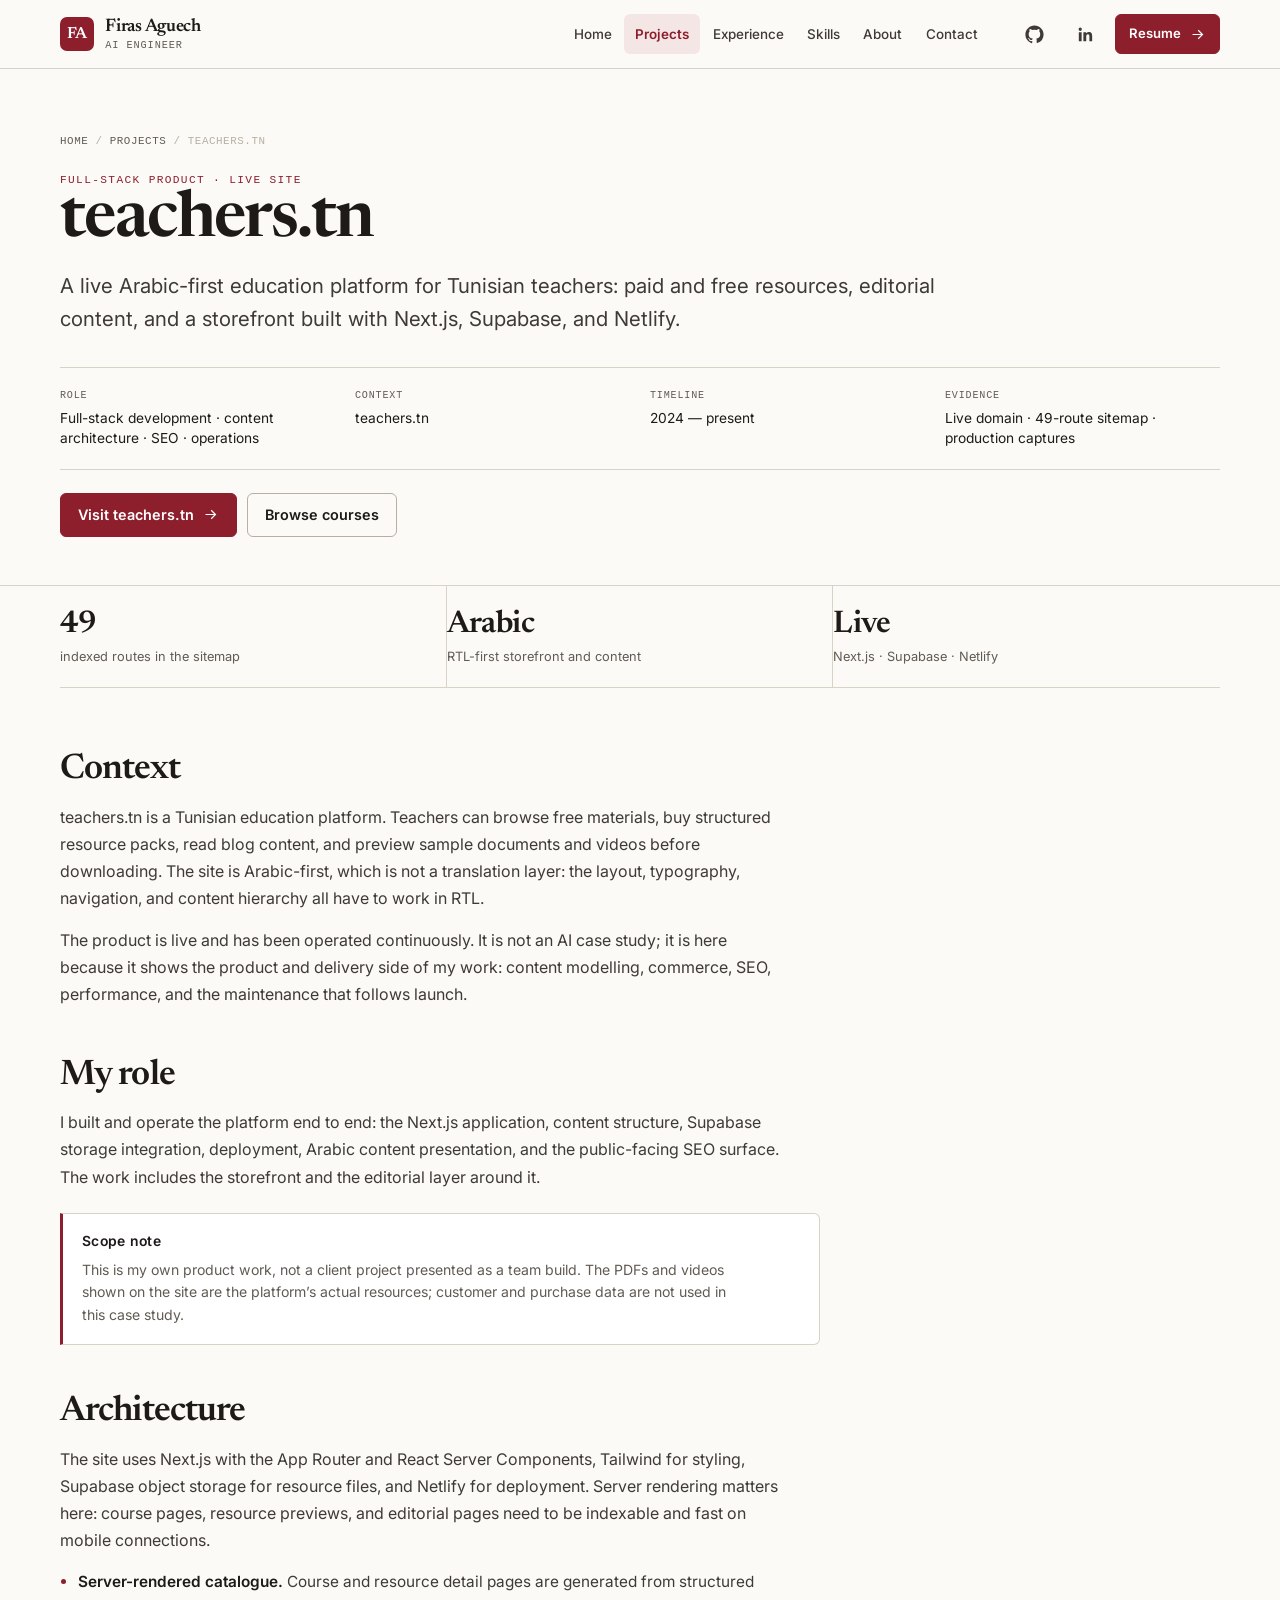
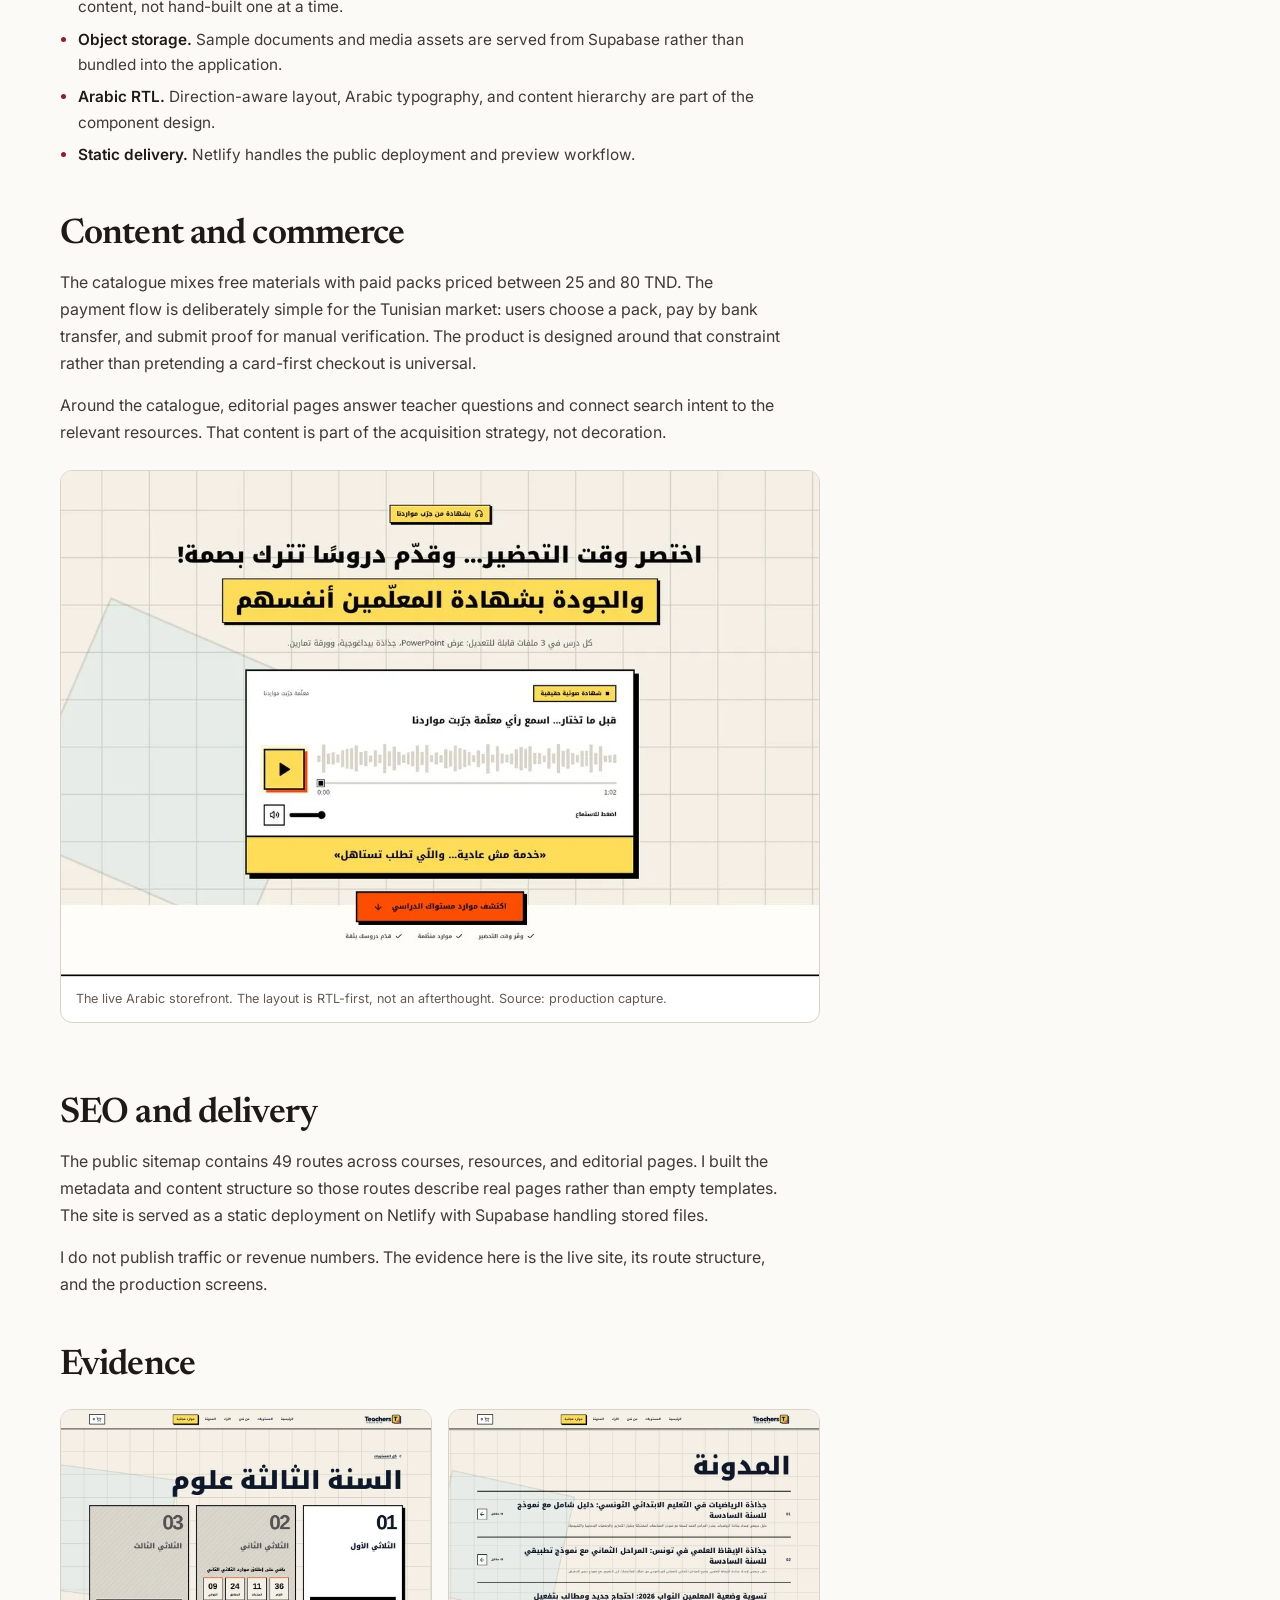
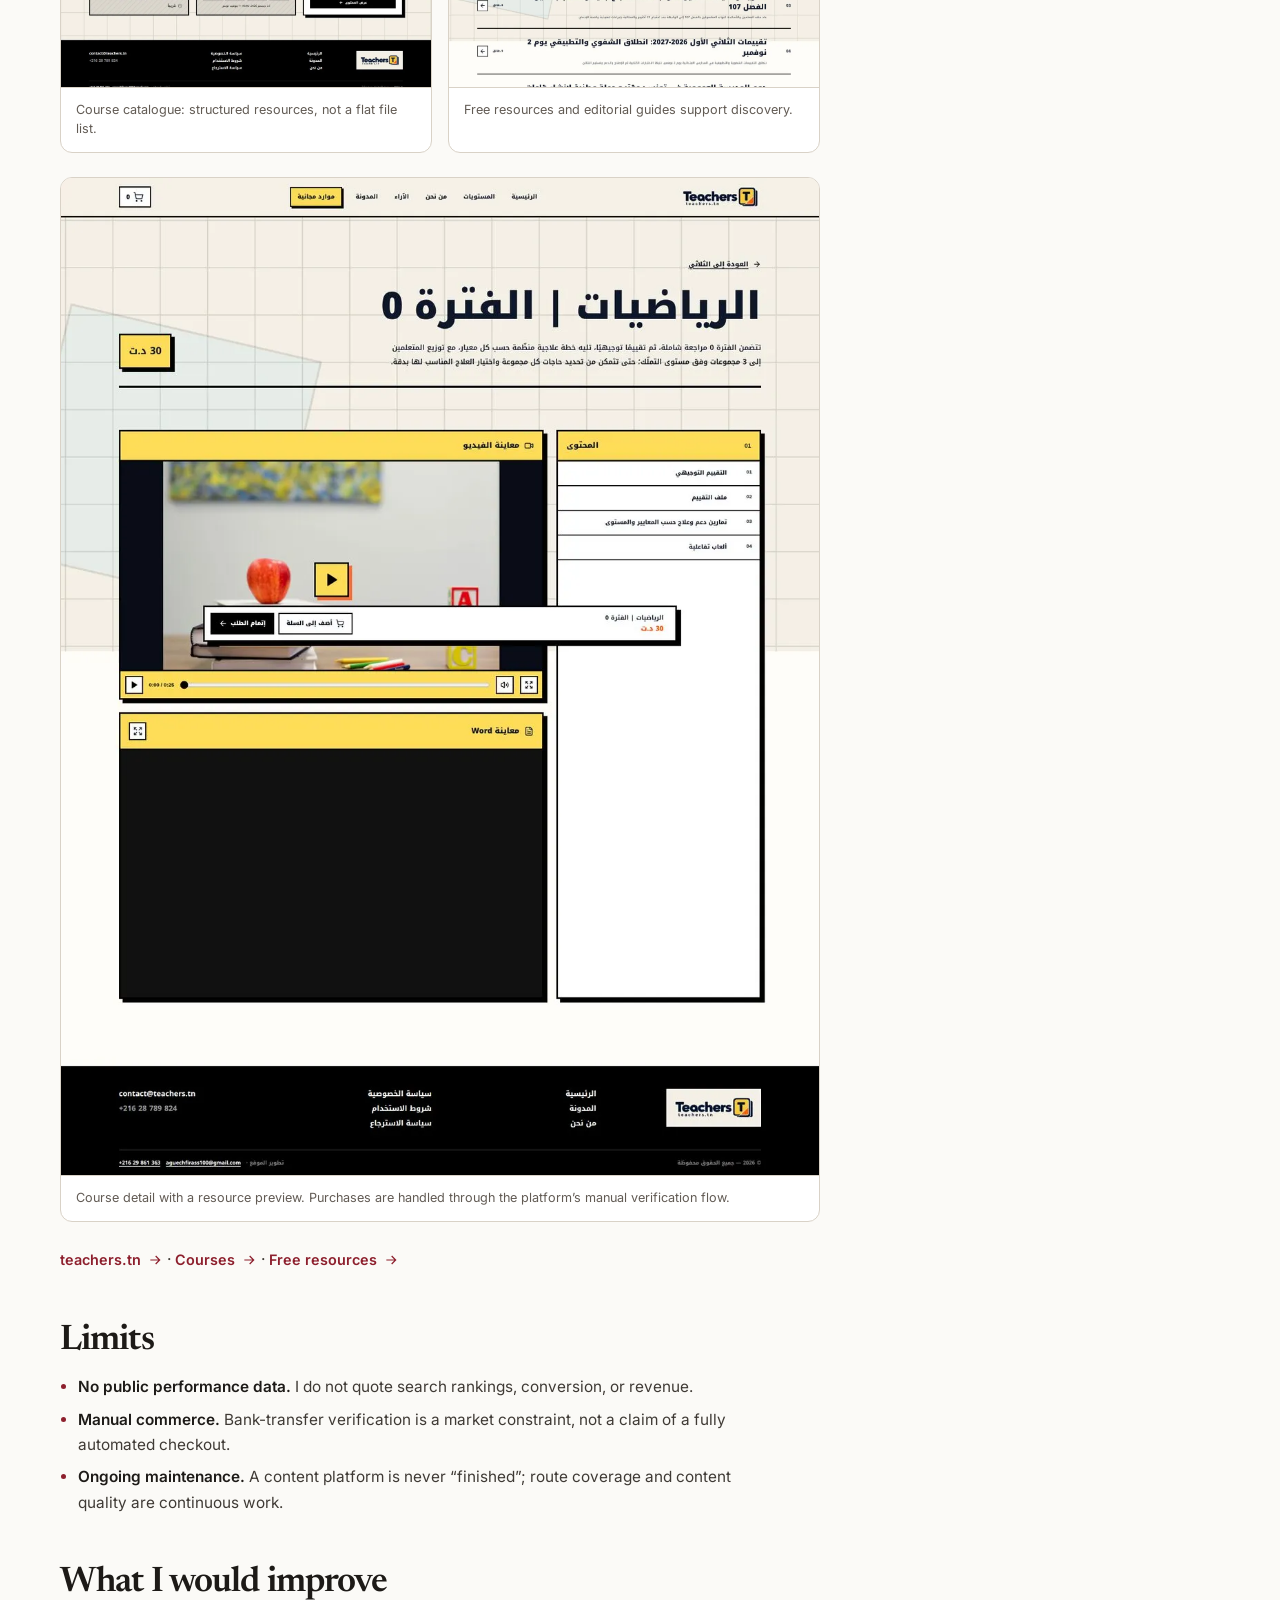
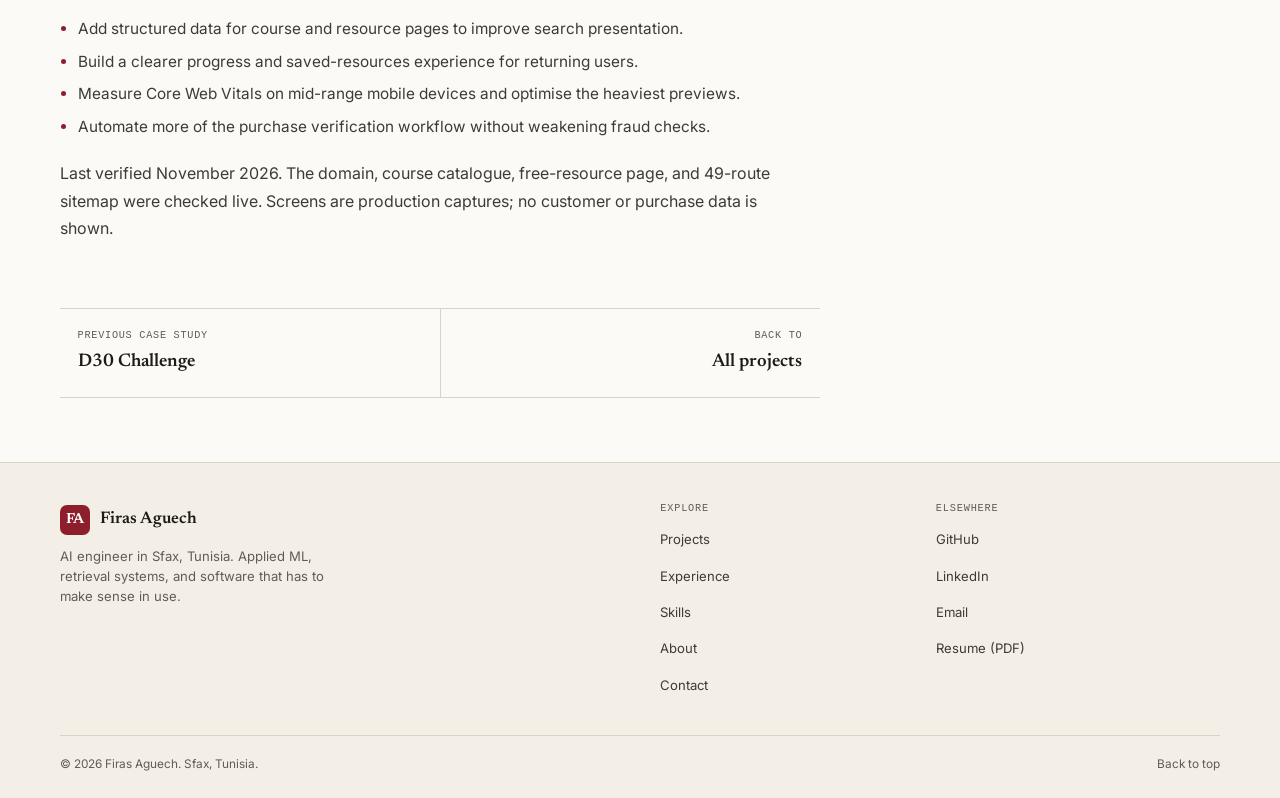
<file: work/teachers-tn/index.html>
<!DOCTYPE html>
<html lang="en">
<head>
  <meta charset="utf-8">
  <meta name="viewport" content="width=device-width, initial-scale=1">
  <title>teachers.tn — Case study — Firas Aguech</title>
  <meta name="description" content="A live Arabic-first education platform built with Next.js, Supabase, and Netlify: 49 indexed routes, paid and free resources, and an RTL-first storefront.">
  <meta name="author" content="Firas Aguech">
  <meta name="theme-color" content="#fbfaf7">
  <link rel="canonical" href="https://aguechfirass100.github.io/work/teachers-tn/">
  <meta property="og:type" content="article">
  <meta property="og:site_name" content="Firas Aguech">
  <meta property="og:title" content="teachers.tn — Arabic-first education platform case study">
  <meta property="og:description" content="A live full-stack education platform: Next.js App Router, Supabase storage, Netlify, Arabic RTL, and 49 indexed routes.">
  <meta property="og:url" content="https://aguechfirass100.github.io/work/teachers-tn/">
  <meta property="og:image" content="https://aguechfirass100.github.io/assets/img/social/teachers.jpg">
  <meta property="og:image:type" content="image/jpeg">
  <meta property="og:image:width" content="1200">
  <meta property="og:image:height" content="630">
  <meta property="og:image:alt" content="teachers.tn Arabic storefront homepage.">
  <meta name="twitter:card" content="summary_large_image">
  <meta name="twitter:title" content="teachers.tn — Arabic-first education platform case study">
  <meta name="twitter:description" content="Next.js, Supabase, Netlify, Arabic RTL, and 49 indexed routes.">
  <meta name="twitter:image" content="https://aguechfirass100.github.io/assets/img/social/teachers.jpg">
  <link rel="icon" href="/favicon.svg" type="image/svg+xml">
  <link rel="icon" href="/favicon.ico" sizes="any">
  <link rel="apple-touch-icon" href="/assets/img/apple-touch-icon.png">
  <link rel="preconnect" href="https://fonts.googleapis.com">
  <link rel="preconnect" href="https://fonts.gstatic.com" crossorigin>
  <link href="https://fonts.googleapis.com/css2?family=Inter:wght@400;500;600;700&family=Newsreader:ital,opsz,wght@0,6..72,400..600;1,6..72,400..500&display=swap" rel="stylesheet">
  <link rel="stylesheet" href="/assets/css/site.css">
  <script defer src="/assets/js/site.js"></script>
  <script type="application/ld+json">
    {
      "@context": "https://schema.org",
      "@type": "Article",
      "headline": "teachers.tn — Arabic-first education platform",
      "description": "A live full-stack education platform built with Next.js, Supabase, and Netlify.",
      "author": { "@type": "Person", "name": "Firas Aguech", "url": "https://aguechfirass100.github.io/" },
      "mainEntityOfPage": "https://aguechfirass100.github.io/work/teachers-tn/",
      "image": "https://aguechfirass100.github.io/assets/img/social/teachers.jpg",
      "about": ["Full-stack development", "Arabic RTL", "Education technology"]
    }
  </script>
</head>
<body>
  <a class="skip-link" href="#main">Skip to content</a>
  <header class="site-header">
    <div class="container header-inner">
      <a class="brand" href="/" aria-label="Firas Aguech — home">
        <span class="brand-mark" aria-hidden="true">FA</span>
        <span class="brand-copy"><span class="brand-name">Firas Aguech</span><span class="brand-role">AI Engineer</span></span>
      </a>
      <nav class="site-nav" aria-label="Primary navigation">
        <a href="/">Home</a>
        <a href="/projects/" aria-current="page">Projects</a>
        <a href="/experience/">Experience</a>
        <a href="/skills/">Skills</a>
        <a href="/about/">About</a>
        <a href="/contact/">Contact</a>
      </nav>
      <div class="header-actions">
        <a class="icon-link" href="https://github.com/aguechfirass100" target="_blank" rel="noopener" aria-label="GitHub profile">
          <svg viewBox="0 0 24 24" aria-hidden="true"><path d="M12 .5C5.65.5.5 5.65.5 12c0 5.08 3.29 9.39 7.86 10.91.58.11.79-.25.79-.56 0-.28-.01-1.02-.02-2-3.2.7-3.88-1.54-3.88-1.54-.52-1.33-1.28-1.68-1.28-1.68-1.04-.71.08-.7.08-.7 1.15.08 1.76 1.18 1.76 1.18 1.02 1.75 2.68 1.25 3.33.96.1-.74.4-1.25.72-1.54-2.55-.29-5.23-1.28-5.23-5.7 0-1.26.45-2.29 1.18-3.1-.12-.29-.51-1.46.11-3.05 0 0 .96-.31 3.15 1.18a10.9 10.9 0 0 1 5.74 0c2.19-1.49 3.15-1.18 3.15-1.18.62 1.59.23 2.76.11 3.05.73.81 1.18 1.84 1.18 3.1 0 4.43-2.69 5.41-5.25 5.69.41.35.77 1.04.77 2.1 0 1.52-.01 2.74-.01 3.11 0 .31.21.67.8.56A11.5 11.5 0 0 0 23.5 12C23.5 5.65 18.35.5 12 .5Z"/></svg>
        </a>
        <a class="icon-link" href="https://www.linkedin.com/in/agfirass" target="_blank" rel="noopener" aria-label="LinkedIn profile">
          <svg viewBox="0 0 24 24" aria-hidden="true"><path d="M20.45 20.45h-3.55v-5.57c0-1.33-.02-3.04-1.85-3.04-1.85 0-2.13 1.45-2.13 2.94v5.67H9.35V9h3.41v1.56h.05c.47-.9 1.63-1.85 3.36-1.85 3.59 0 4.25 2.36 4.25 5.43v6.31ZM5.34 7.43a2.06 2.06 0 1 1 0-4.12 2.06 2.06 0 0 1 0 4.12Zm1.78 13.02H3.56V9h3.56v11.45Z"/></svg>
        </a>
        <a class="button button-primary button-small" href="/assets/docs/Firas_Aguech_Resume.pdf" target="_blank" rel="noopener">Resume <svg viewBox="0 0 24 24" aria-hidden="true"><path d="M5 12h14M13 6l6 6-6 6"/></svg></a>
        <details class="mobile-nav">
          <summary>Menu</summary>
          <nav aria-label="Mobile navigation">
            <a href="/">Home</a>
            <a href="/projects/" aria-current="page">Projects</a>
            <a href="/experience/">Experience</a>
            <a href="/skills/">Skills</a>
            <a href="/about/">About</a>
            <a href="/contact/">Contact</a>
            <span class="mobile-nav-rule" aria-hidden="true"></span>
            <a href="https://github.com/aguechfirass100" target="_blank" rel="noopener">GitHub</a>
            <a href="https://www.linkedin.com/in/agfirass" target="_blank" rel="noopener">LinkedIn</a>
            <a href="/assets/docs/Firas_Aguech_Resume.pdf" target="_blank" rel="noopener">Resume (PDF)</a>
          </nav>
        </details>
      </div>
    </div>
  </header>

  <main id="main">
    <section class="case-header">
      <div class="container">
        <nav class="breadcrumbs" aria-label="Breadcrumb">
          <a href="/">Home</a><span>/</span><a href="/projects/">Projects</a><span>/</span><span aria-current="page">teachers.tn</span>
        </nav>
        <span class="eyebrow eyebrow-accent">Full-stack product · live site</span>
        <h1 class="case-title">teachers.tn</h1>
        <p class="case-subtitle">A live Arabic-first education platform for Tunisian teachers: paid and free resources, editorial content, and a storefront built with Next.js, Supabase, and Netlify.</p>
        <div class="case-meta">
          <div><dt>Role</dt><dd>Full-stack development · content architecture · SEO · operations</dd></div>
          <div><dt>Context</dt><dd>teachers.tn</dd></div>
          <div><dt>Timeline</dt><dd>2024 — present</dd></div>
          <div><dt>Evidence</dt><dd>Live domain · 49-route sitemap · production captures</dd></div>
        </div>
        <div class="case-actions">
          <a class="button button-primary" href="https://teachers.tn/" target="_blank" rel="noopener">Visit teachers.tn <svg viewBox="0 0 24 24" aria-hidden="true"><path d="M5 12h14M13 6l6 6-6 6"/></svg></a>
          <a class="button button-secondary" href="https://teachers.tn/courses" target="_blank" rel="noopener">Browse courses</a>
        </div>
      </div>
    </section>

    <div class="container">
      <div class="case-evidence" aria-label="teachers.tn at a glance">
        <div class="case-evidence-item"><p class="case-evidence-value">49</p><p class="case-evidence-label">indexed routes in the sitemap</p></div>
        <div class="case-evidence-item"><p class="case-evidence-value">Arabic</p><p class="case-evidence-label">RTL-first storefront and content</p></div>
        <div class="case-evidence-item"><p class="case-evidence-value">Live</p><p class="case-evidence-label">Next.js · Supabase · Netlify</p></div>
      </div>
    </div>

    <div class="container">
      <div class="case-body">
        <div class="reading-width">
          <section class="case-section">
            <h2>Context</h2>
            <p>teachers.tn is a Tunisian education platform. Teachers can browse free materials, buy structured resource packs, read blog content, and preview sample documents and videos before downloading. The site is Arabic-first, which is not a translation layer: the layout, typography, navigation, and content hierarchy all have to work in RTL.</p>
            <p>The product is live and has been operated continuously. It is not an AI case study; it is here because it shows the product and delivery side of my work: content modelling, commerce, SEO, performance, and the maintenance that follows launch.</p>
          </section>

          <section class="case-section">
            <h2>My role</h2>
            <p>I built and operate the platform end to end: the Next.js application, content structure, Supabase storage integration, deployment, Arabic content presentation, and the public-facing SEO surface. The work includes the storefront and the editorial layer around it.</p>
            <div class="callout">
              <h3>Scope note</h3>
              <p>This is my own product work, not a client project presented as a team build. The PDFs and videos shown on the site are the platform’s actual resources; customer and purchase data are not used in this case study.</p>
            </div>
          </section>

          <section class="case-section">
            <h2>Architecture</h2>
            <p>The site uses Next.js with the App Router and React Server Components, Tailwind for styling, Supabase object storage for resource files, and Netlify for deployment. Server rendering matters here: course pages, resource previews, and editorial pages need to be indexable and fast on mobile connections.</p>
            <ul>
              <li><strong>Server-rendered catalogue.</strong> Course and resource detail pages are generated from structured content, not hand-built one at a time.</li>
              <li><strong>Object storage.</strong> Sample documents and media assets are served from Supabase rather than bundled into the application.</li>
              <li><strong>Arabic RTL.</strong> Direction-aware layout, Arabic typography, and content hierarchy are part of the component design.</li>
              <li><strong>Static delivery.</strong> Netlify handles the public deployment and preview workflow.</li>
            </ul>
          </section>

          <section class="case-section">
            <h2>Content and commerce</h2>
            <p>The catalogue mixes free materials with paid packs priced between 25 and 80 TND. The payment flow is deliberately simple for the Tunisian market: users choose a pack, pay by bank transfer, and submit proof for manual verification. The product is designed around that constraint rather than pretending a card-first checkout is universal.</p>
            <p>Around the catalogue, editorial pages answer teacher questions and connect search intent to the relevant resources. That content is part of the acquisition strategy, not decoration.</p>
            <figure class="figure">
              <img src="/assets/img/optimized/teachers/hero.webp" alt="teachers.tn Arabic homepage with navigation, search, and resource categories" width="1100" height="733" loading="lazy">
              <figcaption>The live Arabic storefront. The layout is RTL-first, not an afterthought. Source: production capture.</figcaption>
            </figure>
          </section>

          <section class="case-section">
            <h2>SEO and delivery</h2>
            <p>The public sitemap contains 49 routes across courses, resources, and editorial pages. I built the metadata and content structure so those routes describe real pages rather than empty templates. The site is served as a static deployment on Netlify with Supabase handling stored files.</p>
            <p>I do not publish traffic or revenue numbers. The evidence here is the live site, its route structure, and the production screens.</p>
          </section>

          <section class="case-section">
            <h2>Evidence</h2>
            <div class="figure-pair">
              <figure class="figure">
                <a href="https://teachers.tn/courses" target="_blank" rel="noopener">
                  <img src="/assets/img/optimized/teachers/courses.webp" alt="teachers.tn course catalogue page" width="1100" height="844" loading="lazy">
                </a>
                <figcaption>Course catalogue: structured resources, not a flat file list.</figcaption>
              </figure>
              <figure class="figure">
                <a href="https://teachers.tn/free" target="_blank" rel="noopener">
                  <img src="/assets/img/optimized/teachers/guides.webp" alt="teachers.tn free resources and guides page" width="1100" height="1146" loading="lazy">
                </a>
                <figcaption>Free resources and editorial guides support discovery.</figcaption>
              </figure>
            </div>
            <figure class="figure">
              <a href="https://teachers.tn/courses" target="_blank" rel="noopener">
                <img src="/assets/img/optimized/teachers/course-detail.webp" alt="teachers.tn course detail page with resource preview" width="1100" height="1448" loading="lazy">
              </a>
              <figcaption>Course detail with a resource preview. Purchases are handled through the platform’s manual verification flow.</figcaption>
            </figure>
            <p><a class="text-link" href="https://teachers.tn/" target="_blank" rel="noopener">teachers.tn <svg viewBox="0 0 24 24" aria-hidden="true"><path d="M5 12h14M13 6l6 6-6 6"/></svg></a> · <a class="text-link" href="https://teachers.tn/courses" target="_blank" rel="noopener">Courses <svg viewBox="0 0 24 24" aria-hidden="true"><path d="M5 12h14M13 6l6 6-6 6"/></svg></a> · <a class="text-link" href="https://teachers.tn/free" target="_blank" rel="noopener">Free resources <svg viewBox="0 0 24 24" aria-hidden="true"><path d="M5 12h14M13 6l6 6-6 6"/></svg></a></p>
          </section>

          <section class="case-section">
            <h2>Limits</h2>
            <ul>
              <li><strong>No public performance data.</strong> I do not quote search rankings, conversion, or revenue.</li>
              <li><strong>Manual commerce.</strong> Bank-transfer verification is a market constraint, not a claim of a fully automated checkout.</li>
              <li><strong>Ongoing maintenance.</strong> A content platform is never “finished”; route coverage and content quality are continuous work.</li>
            </ul>
          </section>

          <section class="case-section">
            <h2>What I would improve</h2>
            <ul>
              <li>Add structured data for course and resource pages to improve search presentation.</li>
              <li>Build a clearer progress and saved-resources experience for returning users.</li>
              <li>Measure Core Web Vitals on mid-range mobile devices and optimise the heaviest previews.</li>
              <li>Automate more of the purchase verification workflow without weakening fraud checks.</li>
            </ul>
            <p class="case-footer-note">Last verified November 2026. The domain, course catalogue, free-resource page, and 49-route sitemap were checked live. Screens are production captures; no customer or purchase data is shown.</p>
          </section>

          <nav class="case-nav" aria-label="Project navigation">
            <a href="/work/d30-challenge/"><span>Previous case study</span><strong>D30 Challenge</strong></a>
            <a class="next" href="/projects/"><span>Back to</span><strong>All projects</strong></a>
          </nav>
        </div>
      </div>
    </div>
  </main>

  <footer class="site-footer">
    <div class="container">
      <div class="footer-grid">
        <div>
          <a class="footer-brand" href="/"><span class="brand-mark" aria-hidden="true">FA</span><span>Firas Aguech</span></a>
          <p class="footer-bio">AI engineer in Sfax, Tunisia. Applied ML, retrieval systems, and software that has to make sense in use.</p>
        </div>
        <div>
          <h2 class="footer-heading">Explore</h2>
          <ul class="footer-links"><li><a href="/projects/">Projects</a></li><li><a href="/experience/">Experience</a></li><li><a href="/skills/">Skills</a></li><li><a href="/about/">About</a></li><li><a href="/contact/">Contact</a></li></ul>
        </div>
        <div>
          <h2 class="footer-heading">Elsewhere</h2>
          <ul class="footer-links"><li><a href="https://github.com/aguechfirass100" target="_blank" rel="noopener">GitHub</a></li><li><a href="https://www.linkedin.com/in/agfirass" target="_blank" rel="noopener">LinkedIn</a></li><li><a href="mailto:aguechfirass100@gmail.com">Email</a></li><li><a href="/assets/docs/Firas_Aguech_Resume.pdf" target="_blank" rel="noopener">Resume (PDF)</a></li></ul>
        </div>
      </div>
      <div class="footer-bottom"><p>© <span data-year>2026</span> Firas Aguech. Sfax, Tunisia.</p><a href="#main">Back to top</a></div>
    </div>
  </footer>
</body>
</html>
</file>
<file: assets/css/site.css>
:root {
  --paper: #fbfaf7;
  --surface: #ffffff;
  --surface-2: #f3efe7;
  --surface-3: #ece6dc;
  --ink: #1d1a17;
  --ink-2: #3f3a35;
  --muted: #625b54;
  --muted-2: #6f675f;
  --line: #d9d2c7;
  --line-strong: #b8afa2;
  --accent: #8d1f2d;
  --accent-hover: #6f1622;
  --accent-soft: #f4e6e5;
  --live: #1f6a49;
  --live-bg: #e9f2ec;
  --radius: 12px;
  --radius-sm: 6px;
  --shadow-sm: 0 1px 2px rgba(29, 26, 23, 0.06);
  --shadow-md: 0 14px 36px rgba(29, 26, 23, 0.09);
  --serif: "Newsreader", Georgia, "Times New Roman", serif;
  --sans: "Inter", -apple-system, BlinkMacSystemFont, "Segoe UI", sans-serif;
  --mono: ui-monospace, SFMono-Regular, Menlo, Consolas, monospace;
  --page-width: 1160px;
  --reading-width: 760px;
}

*,
*::before,
*::after {
  box-sizing: border-box;
}

html {
  scroll-behavior: smooth;
  scroll-padding-top: 92px;
}

body {
  margin: 0;
  background: var(--paper);
  color: var(--ink);
  font-family: var(--sans);
  font-size: 1.0625rem;
  line-height: 1.65;
  -webkit-font-smoothing: antialiased;
  text-rendering: optimizeLegibility;
}

body::selection {
  background: var(--accent-soft);
  color: var(--ink);
}

h1,
h2,
h3,
h4,
p,
ul,
ol,
dl,
dd,
figure,
blockquote {
  margin: 0;
}

ul,
ol {
  padding-left: 1.2rem;
}

h1,
h2 {
  font-family: var(--serif);
  font-weight: 600;
  letter-spacing: -0.025em;
  line-height: 1.05;
  text-wrap: balance;
}

h3,
h4 {
  font-weight: 600;
  line-height: 1.3;
  letter-spacing: -0.01em;
  text-wrap: balance;
}

img,
svg {
  display: block;
  max-width: 100%;
}

img {
  height: auto;
}

a {
  color: var(--accent);
  text-decoration-thickness: 1px;
  text-underline-offset: 3px;
}

a:hover {
  color: var(--accent-hover);
}

button,
input,
textarea,
select {
  font: inherit;
}

button {
  cursor: pointer;
}

:focus-visible {
  outline: 3px solid var(--accent);
  outline-offset: 3px;
}

[hidden] {
  display: none !important;
}

.container {
  width: min(var(--page-width), calc(100% - 48px));
  margin-inline: auto;
}

.reading-width {
  max-width: var(--reading-width);
}

.reading-width > p + p,
.reading-width > .lede + p {
  margin-top: 0.9rem;
}

.skip-link {
  position: fixed;
  top: 12px;
  left: 12px;
  z-index: 200;
  padding: 0.7rem 1rem;
  border-radius: var(--radius-sm);
  background: var(--ink);
  color: #fff;
  font-weight: 600;
  text-decoration: none;
  transform: translateY(-180%);
}

.skip-link:focus {
  transform: translateY(0);
  color: #fff;
}

.visually-hidden {
  position: absolute !important;
  width: 1px !important;
  height: 1px !important;
  padding: 0 !important;
  margin: -1px !important;
  overflow: hidden !important;
  clip: rect(0, 0, 0, 0) !important;
  white-space: nowrap !important;
  border: 0 !important;
}

.site-header {
  position: sticky;
  top: 0;
  z-index: 100;
  border-bottom: 1px solid var(--line);
  background: rgba(251, 250, 247, 0.97);
}

.header-inner {
  display: flex;
  min-height: 68px;
  align-items: center;
  gap: 1.5rem;
}

.brand {
  display: inline-flex;
  flex: none;
  align-items: center;
  gap: 0.7rem;
  color: var(--ink);
  text-decoration: none;
}

.brand:hover {
  color: var(--ink);
}

.brand-mark {
  display: grid;
  width: 34px;
  height: 34px;
  place-items: center;
  border-radius: 7px;
  background: var(--accent);
  color: #fff;
  font-family: var(--serif);
  font-size: 1rem;
  font-weight: 600;
  letter-spacing: -0.03em;
}

.brand-copy {
  display: flex;
  flex-direction: column;
  gap: 0.08rem;
}

.brand-name {
  font-family: var(--serif);
  font-size: 1.14rem;
  font-weight: 600;
  letter-spacing: -0.015em;
  line-height: 1.1;
}

.brand-role {
  color: var(--muted);
  font-family: var(--mono);
  font-size: 0.64rem;
  letter-spacing: 0.09em;
  line-height: 1.2;
  text-transform: uppercase;
}

.site-nav {
  display: flex;
  align-items: center;
  gap: 0.1rem;
  margin-left: auto;
}

.site-nav a {
  padding: 0.58rem 0.68rem;
  border-radius: var(--radius-sm);
  color: var(--ink-2);
  font-size: 0.84rem;
  font-weight: 500;
  text-decoration: none;
  white-space: nowrap;
}

.site-nav a:hover {
  background: var(--accent-soft);
  color: var(--accent);
}

.site-nav a[aria-current="page"] {
  background: var(--accent-soft);
  color: var(--accent);
  font-weight: 600;
}

.header-actions {
  display: flex;
  flex: none;
  align-items: center;
  gap: 0.45rem;
}

.icon-link {
  display: inline-grid;
  width: 44px;
  height: 44px;
  place-items: center;
  border: 1px solid transparent;
  border-radius: var(--radius-sm);
  color: var(--ink-2);
  text-decoration: none;
}

.icon-link:hover {
  border-color: var(--line);
  background: var(--surface);
  color: var(--accent);
}

.icon-link svg {
  width: 19px;
  height: 19px;
  fill: currentColor;
}

.mobile-nav {
  display: none;
  position: relative;
}

.mobile-nav summary {
  display: inline-flex;
  min-width: 44px;
  min-height: 44px;
  align-items: center;
  justify-content: center;
  padding: 0.55rem 0.8rem;
  border: 1px solid var(--line-strong);
  border-radius: var(--radius-sm);
  color: var(--ink-2);
  font-size: 0.8rem;
  font-weight: 600;
  list-style: none;
  cursor: pointer;
}

.mobile-nav summary::-webkit-details-marker {
  display: none;
}

.mobile-nav summary:hover {
  border-color: var(--accent);
  color: var(--accent);
}

.mobile-nav nav {
  position: absolute;
  top: calc(100% + 10px);
  right: 0;
  display: grid;
  width: min(280px, calc(100vw - 32px));
  padding: 0.55rem;
  border: 1px solid var(--line);
  border-radius: var(--radius);
  background: var(--surface);
  box-shadow: var(--shadow-md);
}

.mobile-nav nav a {
  min-height: 44px;
  padding: 0.68rem 0.75rem;
  border-radius: var(--radius-sm);
  color: var(--ink-2);
  font-size: 0.9rem;
  font-weight: 500;
  text-decoration: none;
}

.mobile-nav nav a:hover,
.mobile-nav nav a[aria-current="page"] {
  background: var(--accent-soft);
  color: var(--accent);
}

.mobile-nav .mobile-nav-rule {
  height: 1px;
  margin: 0.4rem 0.4rem;
  background: var(--line);
}

.button {
  display: inline-flex;
  min-height: 44px;
  align-items: center;
  justify-content: center;
  gap: 0.5rem;
  padding: 0.68rem 1.05rem;
  border: 1px solid transparent;
  border-radius: var(--radius-sm);
  font-size: 0.9rem;
  font-weight: 600;
  line-height: 1.2;
  text-decoration: none;
  transition:
    background-color 160ms ease,
    border-color 160ms ease,
    color 160ms ease,
    box-shadow 160ms ease;
}

.button svg {
  width: 17px;
  height: 17px;
  flex: none;
  stroke: currentColor;
  stroke-width: 1.7;
  fill: none;
}

.button-primary {
  border-color: var(--accent);
  background: var(--accent);
  color: #fff;
}

.button-primary:hover {
  border-color: var(--accent-hover);
  background: var(--accent-hover);
  color: #fff;
}

.button-secondary {
  border-color: var(--line-strong);
  background: transparent;
  color: var(--ink);
}

.button-secondary:hover {
  border-color: var(--accent);
  background: var(--surface);
  color: var(--accent);
}

.button-small {
  min-height: 40px;
  padding: 0.54rem 0.82rem;
  font-size: 0.82rem;
}

.text-link {
  display: inline-flex;
  align-items: center;
  gap: 0.38rem;
  color: var(--accent);
  font-size: 0.9rem;
  font-weight: 600;
  text-decoration: none;
}

.text-link:hover {
  text-decoration: underline;
  text-underline-offset: 4px;
}

.text-link svg {
  width: 16px;
  height: 16px;
  flex: none;
  stroke: currentColor;
  stroke-width: 1.8;
  fill: none;
  transition: transform 160ms ease;
}

.text-link:hover svg {
  transform: translateX(3px);
}

.eyebrow {
  display: block;
  color: var(--muted);
  font-family: var(--mono);
  font-size: 0.7rem;
  font-weight: 500;
  letter-spacing: 0.12em;
  line-height: 1.4;
  text-transform: uppercase;
}

.eyebrow-accent {
  color: var(--accent);
}

.lede {
  max-width: 65ch;
  color: var(--ink-2);
  font-size: 1.14rem;
  line-height: 1.68;
}

.section {
  padding: clamp(3.5rem, 7vw, 6rem) 0;
  border-bottom: 1px solid var(--line);
}

.section-last {
  border-bottom: 0;
}

.section-head {
  display: flex;
  align-items: end;
  justify-content: space-between;
  gap: 2rem;
  margin-bottom: clamp(1.75rem, 4vw, 2.75rem);
}

.section-head-copy {
  max-width: 650px;
}

.section-title {
  margin-top: 0.45rem;
  font-size: clamp(2rem, 3.4vw, 2.85rem);
}

.section-intro {
  max-width: 60ch;
  margin-top: 0.8rem;
  color: var(--muted);
  font-size: 1rem;
}

.section-link {
  flex: none;
  margin-bottom: 0.2rem;
}

.hero {
  padding: clamp(3.5rem, 7vw, 6.5rem) 0 clamp(2.5rem, 5vw, 4rem);
  border-bottom: 1px solid var(--line);
}

.hero-grid {
  display: grid;
  grid-template-columns: minmax(0, 1.3fr) minmax(280px, 0.7fr);
  gap: clamp(2.5rem, 6vw, 5.5rem);
  align-items: start;
}

.hero h1 {
  max-width: 760px;
  margin-top: 0.75rem;
  font-size: clamp(2.55rem, 5.4vw, 4rem);
}

.hero h1 em {
  color: var(--accent);
  font-style: italic;
  font-weight: 500;
}

.hero-lede {
  max-width: 60ch;
  margin-top: 1.35rem;
  color: var(--ink-2);
  font-size: 1.14rem;
  line-height: 1.7;
}

.hero-actions {
  display: flex;
  flex-wrap: wrap;
  gap: 0.65rem;
  margin-top: 1.8rem;
}

.hero-links {
  display: flex;
  flex-wrap: wrap;
  gap: 0.65rem 1.2rem;
  margin-top: 1.2rem;
}

.hero-links a {
  color: var(--muted);
  font-size: 0.86rem;
  font-weight: 500;
  text-decoration: none;
}

.hero-links a:hover {
  color: var(--accent);
  text-decoration: underline;
  text-underline-offset: 3px;
}

.now-card {
  position: relative;
  padding: 1.35rem;
  border: 1px solid var(--line);
  border-radius: var(--radius);
  background: var(--surface);
  box-shadow: var(--shadow-sm);
}

.now-card::before {
  position: absolute;
  top: 1.35rem;
  bottom: 1.35rem;
  left: 0;
  width: 3px;
  border-radius: 0 3px 3px 0;
  background: var(--accent);
  content: "";
}

.now-head {
  display: flex;
  align-items: center;
  gap: 1rem;
}

.now-photo {
  width: 78px;
  height: 94px;
  flex: none;
  border: 1px solid var(--line);
  border-radius: var(--radius-sm);
  object-fit: cover;
  object-position: center 20%;
}

.now-kicker {
  color: var(--muted);
  font-family: var(--mono);
  font-size: 0.66rem;
  letter-spacing: 0.1em;
  text-transform: uppercase;
}

.now-role {
  margin-top: 0.25rem;
  font-family: var(--serif);
  font-size: 1.42rem;
  font-weight: 600;
  letter-spacing: -0.02em;
  line-height: 1.12;
}

.now-org {
  margin-top: 0.2rem;
  color: var(--muted-2);
  font-size: 0.82rem;
}

.now-copy {
  margin-top: 1.15rem;
  padding-top: 1.05rem;
  border-top: 1px solid var(--line);
  color: var(--ink-2);
  font-size: 0.9rem;
  line-height: 1.6;
}

.now-facts {
  display: grid;
  gap: 0.55rem;
  margin-top: 1rem;
}

.now-facts div {
  display: flex;
  justify-content: space-between;
  gap: 1rem;
  color: var(--muted);
  font-size: 0.78rem;
}

.now-facts dt {
  font-family: var(--mono);
  font-size: 0.65rem;
  letter-spacing: 0.07em;
  text-transform: uppercase;
}

.now-facts dd {
  color: var(--ink-2);
  text-align: right;
}

.now-card .text-link {
  margin-top: 1.1rem;
}

.proof {
  padding: 1.75rem 0;
  border-bottom: 1px solid var(--line);
}

.proof-grid {
  display: grid;
  grid-template-columns: repeat(3, minmax(0, 1fr));
  border-top: 1px solid var(--line);
  border-bottom: 1px solid var(--line);
}

.proof-item {
  padding: 1.35rem 1.5rem 1.35rem 0;
  border-right: 1px solid var(--line);
}

.proof-item:last-child {
  padding-right: 0;
  border-right: 0;
}

.proof-value {
  color: var(--ink);
  font-family: var(--serif);
  font-size: clamp(1.4rem, 2.5vw, 1.85rem);
  font-weight: 600;
  letter-spacing: -0.02em;
  line-height: 1.15;
}

.proof-label {
  margin-top: 0.35rem;
  color: var(--muted);
  font-size: 0.83rem;
  line-height: 1.5;
}

.project-grid {
  display: grid;
  grid-template-columns: repeat(2, minmax(0, 1fr));
  gap: 1.25rem;
}

.project-card {
  overflow: hidden;
  border: 1px solid var(--line);
  border-radius: var(--radius);
  background: var(--surface);
  transition:
    border-color 180ms ease,
    box-shadow 180ms ease;
}

.project-card:hover {
  border-color: var(--line-strong);
  box-shadow: var(--shadow-md);
}

.project-card a {
  display: flex;
  height: 100%;
  flex-direction: column;
  color: inherit;
  text-decoration: none;
}

.project-card a:hover {
  color: inherit;
}

.project-media {
  position: relative;
  overflow: hidden;
  border-bottom: 1px solid var(--line);
  background: var(--surface-2);
  aspect-ratio: 16 / 9;
}

.project-media img {
  width: 100%;
  height: 100%;
  object-fit: cover;
}

.project-media-contain img {
  object-fit: contain;
  padding: 0.8rem;
}

.project-media-phone img {
  object-fit: cover;
  object-position: top center;
}

.project-body {
  display: flex;
  flex: 1;
  flex-direction: column;
  gap: 0.72rem;
  padding: 1.3rem 1.3rem 1.4rem;
}

.project-status {
  display: flex;
  align-items: center;
  gap: 0.38rem;
  color: var(--muted);
  font-family: var(--mono);
  font-size: 0.66rem;
  font-weight: 500;
  letter-spacing: 0.08em;
  text-transform: uppercase;
}

.status-dot {
  width: 7px;
  height: 7px;
  flex: none;
  border-radius: 50%;
  background: var(--accent);
}

.status-dot-live {
  background: var(--live);
}

.project-title {
  font-family: var(--serif);
  font-size: clamp(1.45rem, 2.4vw, 1.85rem);
  font-weight: 600;
  letter-spacing: -0.025em;
  line-height: 1.12;
}

.project-summary {
  color: var(--ink-2);
  font-size: 0.94rem;
  line-height: 1.62;
}

.project-points {
  display: grid;
  gap: 0.38rem;
  padding: 0;
  margin: 0;
  list-style: none;
}

.project-points li {
  position: relative;
  padding-left: 0.95rem;
  color: var(--muted);
  font-size: 0.82rem;
  line-height: 1.5;
}

.project-points li::before {
  position: absolute;
  top: 0.55em;
  left: 0;
  width: 4px;
  height: 4px;
  border-radius: 50%;
  background: var(--accent);
  content: "";
}

.project-footer {
  display: flex;
  align-items: end;
  justify-content: space-between;
  gap: 1rem;
  margin-top: auto;
  padding-top: 0.45rem;
}

.tags {
  display: flex;
  flex-wrap: wrap;
  gap: 0.35rem;
  margin: 0;
  padding: 0;
  list-style: none;
}

.tag {
  display: inline-block;
  padding: 0.25rem 0.48rem;
  border: 1px solid var(--line);
  border-radius: 4px;
  background: var(--surface-2);
  color: var(--ink-2);
  font-family: var(--mono);
  font-size: 0.64rem;
  letter-spacing: 0.03em;
  line-height: 1.35;
}

.project-card .text-link {
  flex: none;
  font-size: 0.82rem;
}

.project-feature {
  margin-bottom: 1.25rem;
}

.project-feature a {
  display: grid;
  grid-template-columns: minmax(0, 1.12fr) minmax(0, 0.88fr);
}

.project-feature .project-media {
  border-right: 1px solid var(--line);
  border-bottom: 0;
  aspect-ratio: auto;
  min-height: 340px;
}

.project-feature .project-body {
  justify-content: center;
  padding: clamp(1.5rem, 3vw, 2.4rem);
}

.project-feature .project-title {
  font-size: clamp(1.8rem, 3vw, 2.5rem);
}

.archive {
  display: grid;
}

.archive-item {
  display: grid;
  grid-template-columns: minmax(0, 1fr) auto;
  gap: 1.5rem;
  align-items: start;
  padding: 1.5rem 0;
  border-top: 1px solid var(--line);
}

.archive-item:last-child {
  border-bottom: 1px solid var(--line);
}

.archive-main {
  min-width: 0;
}

.archive-title {
  font-family: var(--serif);
  font-size: 1.35rem;
  font-weight: 600;
  letter-spacing: -0.02em;
  line-height: 1.2;
}

.archive-title a {
  color: var(--ink);
  text-decoration: none;
}

.archive-title a:hover {
  color: var(--accent);
}

.archive-meta {
  margin-top: 0.24rem;
  color: var(--muted);
  font-family: var(--mono);
  font-size: 0.67rem;
  letter-spacing: 0.06em;
  text-transform: uppercase;
}

.archive-summary {
  max-width: 72ch;
  margin-top: 0.5rem;
  color: var(--ink-2);
  font-size: 0.92rem;
  line-height: 1.6;
}

.archive-note {
  margin-top: 0.4rem;
  color: var(--muted);
  font-size: 0.8rem;
  line-height: 1.5;
}

.archive-links {
  display: flex;
  flex-wrap: wrap;
  justify-content: flex-end;
  gap: 0.45rem;
}

.archive-links .text-link {
  white-space: nowrap;
}

.timeline {
  display: grid;
  gap: 0;
}

.role {
  display: grid;
  grid-template-columns: 230px minmax(0, 1fr);
  gap: clamp(1.5rem, 4vw, 3rem);
  padding: 2rem 0;
  border-top: 1px solid var(--line);
}

.role:last-child {
  border-bottom: 1px solid var(--line);
}

.role-meta {
  color: var(--muted);
  font-size: 0.82rem;
  line-height: 1.55;
}

.role-dates {
  color: var(--accent);
  font-family: var(--mono);
  font-size: 0.69rem;
  letter-spacing: 0.06em;
  text-transform: uppercase;
}

.role-company {
  margin-top: 0.35rem;
  color: var(--ink-2);
  font-weight: 500;
}

.role-title {
  font-family: var(--serif);
  font-size: clamp(1.45rem, 2.3vw, 1.8rem);
  font-weight: 600;
  letter-spacing: -0.02em;
  line-height: 1.15;
}

.role-body p {
  max-width: 72ch;
  margin-top: 0.55rem;
  color: var(--ink-2);
  font-size: 0.95rem;
  line-height: 1.65;
}

.role-body ul {
  display: grid;
  gap: 0.45rem;
  max-width: 72ch;
  margin-top: 0.9rem;
  padding-left: 1.1rem;
  color: var(--ink-2);
  font-size: 0.92rem;
  line-height: 1.62;
}

.role-body li::marker {
  color: var(--accent);
}

.role-tags {
  margin-top: 1rem;
}

.education-grid,
.skill-groups,
.about-grid,
.contact-grid {
  display: grid;
  grid-template-columns: repeat(2, minmax(0, 1fr));
  gap: 1.25rem;
}

.education-card,
.skill-group,
.about-card {
  padding: 1.35rem;
  border: 1px solid var(--line);
  border-radius: var(--radius);
  background: var(--surface);
}

.education-card h3,
.skill-group h2,
.skill-group h3,
.about-card h2,
.about-card h3 {
  font-family: var(--serif);
  font-size: 1.35rem;
  font-weight: 600;
  letter-spacing: -0.02em;
  line-height: 1.2;
}

.education-meta {
  margin-top: 0.28rem;
  color: var(--accent);
  font-family: var(--mono);
  font-size: 0.68rem;
  letter-spacing: 0.06em;
  text-transform: uppercase;
}

.education-card p,
.skill-group p,
.about-card p {
  margin-top: 0.55rem;
  color: var(--muted);
  font-size: 0.9rem;
  line-height: 1.6;
}

.about-card ul {
  display: grid;
  gap: 0.35rem;
  margin-top: 0.7rem;
  color: var(--muted);
  font-size: 0.9rem;
  line-height: 1.55;
}

.skill-group .tags {
  margin-top: 0.9rem;
}

.principles {
  display: grid;
  gap: 1.15rem;
  margin-top: 1.5rem;
}

.principle {
  padding-top: 1rem;
  border-top: 1px solid var(--line);
}

.principle h3 {
  font-family: var(--serif);
  font-size: 1.2rem;
  font-weight: 600;
  letter-spacing: -0.02em;
}

.principle p {
  max-width: 68ch;
  margin-top: 0.3rem;
  color: var(--ink-2);
  font-size: 0.94rem;
  line-height: 1.65;
}

.about-grid {
  grid-template-columns: minmax(0, 1.2fr) minmax(250px, 0.8fr);
  align-items: start;
}

.about-photo {
  overflow: hidden;
  border: 1px solid var(--line);
  border-radius: var(--radius);
  background: var(--surface-2);
}

.about-photo img {
  width: 100%;
  aspect-ratio: 4 / 5;
  object-fit: cover;
  object-position: center 18%;
}

.about-photo figcaption {
  padding: 0.75rem 0.9rem;
  border-top: 1px solid var(--line);
  color: var(--muted);
  font-family: var(--mono);
  font-size: 0.66rem;
  letter-spacing: 0.04em;
}

.contact-panel {
  padding: clamp(1.5rem, 4vw, 2.5rem);
  border: 1px solid var(--line);
  border-radius: var(--radius);
  background: var(--surface);
}

.contact-panel h2 {
  font-family: var(--serif);
  font-size: clamp(1.6rem, 3vw, 2.2rem);
  font-weight: 600;
  letter-spacing: -0.025em;
}

.contact-email {
  display: inline-block;
  margin-top: 0.85rem;
  color: var(--accent);
  font-family: var(--serif);
  font-size: clamp(1.35rem, 3vw, 2rem);
  font-weight: 500;
  letter-spacing: -0.02em;
  overflow-wrap: anywhere;
  text-decoration-thickness: 1px;
  text-underline-offset: 4px;
}

.contact-links {
  display: grid;
  gap: 0.4rem;
  margin: 1.5rem 0 0;
  padding: 1.2rem 0 0;
  border-top: 1px solid var(--line);
  list-style: none;
}

.contact-links a {
  display: flex;
  align-items: center;
  justify-content: space-between;
  gap: 1rem;
  min-height: 44px;
  padding: 0.45rem 0;
  color: var(--ink-2);
  font-size: 0.92rem;
  text-decoration: none;
}

.contact-links a:hover {
  color: var(--accent);
}

.contact-links span:last-child {
  color: var(--muted);
  font-size: 0.8rem;
}

.contact-note {
  margin-top: 1.25rem;
  color: var(--muted);
  font-size: 0.84rem;
  line-height: 1.55;
}

.copy-row {
  display: flex;
  flex-wrap: wrap;
  align-items: center;
  gap: 0.8rem;
  margin-top: 1.2rem;
}

.copy-status {
  color: var(--live);
  font-size: 0.82rem;
  font-weight: 500;
}

.case-header {
  padding: clamp(2.25rem, 5vw, 4rem) 0 clamp(2rem, 4vw, 3rem);
  border-bottom: 1px solid var(--line);
}

.breadcrumbs {
  display: flex;
  flex-wrap: wrap;
  align-items: center;
  gap: 0.45rem;
  margin-bottom: 1.35rem;
  color: var(--muted);
  font-family: var(--mono);
  font-size: 0.68rem;
  letter-spacing: 0.05em;
  text-transform: uppercase;
}

.breadcrumbs a {
  color: var(--muted);
  text-decoration: none;
}

.breadcrumbs a:hover {
  color: var(--accent);
  text-decoration: underline;
}

.breadcrumbs span {
  color: var(--line-strong);
}

.case-title {
  max-width: 940px;
  font-size: clamp(2.4rem, 5.2vw, 4rem);
}

.case-subtitle {
  max-width: 70ch;
  margin-top: 0.9rem;
  color: var(--ink-2);
  font-size: clamp(1.05rem, 1.8vw, 1.28rem);
  line-height: 1.6;
}

.case-meta {
  display: grid;
  grid-template-columns: repeat(4, minmax(0, 1fr));
  gap: 1.25rem;
  margin-top: 2rem;
  padding: 1.25rem 0;
  border-top: 1px solid var(--line);
  border-bottom: 1px solid var(--line);
}

.case-meta dt {
  color: var(--muted);
  font-family: var(--mono);
  font-size: 0.63rem;
  letter-spacing: 0.08em;
  text-transform: uppercase;
}

.case-meta dd {
  margin-top: 0.28rem;
  color: var(--ink);
  font-size: 0.86rem;
  line-height: 1.45;
}

.case-actions {
  display: flex;
  flex-wrap: wrap;
  gap: 0.65rem;
  margin-top: 1.4rem;
}

.case-evidence {
  display: grid;
  grid-template-columns: repeat(3, minmax(0, 1fr));
  border-bottom: 1px solid var(--line);
}

.case-evidence-item {
  padding: 1.3rem 1.4rem 1.3rem 0;
  border-right: 1px solid var(--line);
}

.case-evidence-item:last-child {
  padding-right: 0;
  border-right: 0;
}

.case-evidence-value {
  font-family: var(--serif);
  font-size: clamp(1.45rem, 2.6vw, 1.95rem);
  font-weight: 600;
  letter-spacing: -0.02em;
  line-height: 1.15;
}

.case-evidence-label {
  margin-top: 0.3rem;
  color: var(--muted);
  font-size: 0.8rem;
  line-height: 1.5;
}

.case-body {
  padding: clamp(2.5rem, 5vw, 4rem) 0;
}

.case-body .reading-width {
  margin-inline: 0;
}

.case-section {
  padding: 0 0 2.6rem;
}

.case-section + .case-section {
  padding-top: 0.5rem;
}

.case-section h2 {
  margin-bottom: 0.9rem;
  font-size: clamp(1.65rem, 2.8vw, 2.2rem);
}

.case-section h3 {
  margin-top: 1.6rem;
  margin-bottom: 0.55rem;
  color: var(--ink);
  font-size: 1.05rem;
}

.case-section p {
  max-width: 72ch;
  color: var(--ink-2);
  font-size: 1rem;
  line-height: 1.7;
}

.case-section p + p {
  margin-top: 0.9rem;
}

.case-section ul,
.case-section ol {
  display: grid;
  gap: 0.45rem;
  max-width: 72ch;
  margin-top: 0.9rem;
  padding-left: 1.15rem;
  color: var(--ink-2);
  font-size: 0.96rem;
  line-height: 1.65;
}

.case-section li::marker {
  color: var(--accent);
}

.case-section strong {
  color: var(--ink);
  font-weight: 600;
}

.case-section code {
  padding: 0.1em 0.3em;
  border: 1px solid var(--line);
  border-radius: 4px;
  background: var(--surface-2);
  font-family: var(--mono);
  font-size: 0.86em;
  overflow-wrap: anywhere;
}

.pullquote {
  margin: 1.5rem 0;
  padding: 1.1rem 1.25rem;
  border-left: 3px solid var(--accent);
  background: var(--surface-2);
  color: var(--ink);
  font-family: var(--serif);
  font-size: 1.2rem;
  font-style: italic;
  line-height: 1.45;
}

.callout {
  margin-top: 1.4rem;
  padding: 1.1rem 1.2rem;
  border: 1px solid var(--line);
  border-left: 3px solid var(--accent);
  border-radius: 0 var(--radius-sm) var(--radius-sm) 0;
  background: var(--surface);
}

.callout h3 {
  margin-top: 0;
  font-family: var(--sans);
  font-size: 0.87rem;
  letter-spacing: 0.02em;
}

.callout p {
  margin-top: 0.35rem;
  color: var(--muted);
  font-size: 0.88rem;
  line-height: 1.6;
}

.figure {
  margin: 1.5rem 0;
  overflow: hidden;
  border: 1px solid var(--line);
  border-radius: var(--radius);
  background: var(--surface);
}

.figure a {
  display: block;
  color: inherit;
  text-decoration: none;
}

.figure img {
  width: 100%;
  height: auto;
  background: var(--surface-2);
}

.figure figcaption {
  padding: 0.8rem 0.95rem;
  border-top: 1px solid var(--line);
  color: var(--muted);
  font-size: 0.79rem;
  line-height: 1.5;
}

.figure-pair {
  display: grid;
  grid-template-columns: repeat(2, minmax(0, 1fr));
  gap: 1rem;
  margin: 1.5rem 0;
}

.figure-pair .figure {
  margin: 0;
}

.figure-pair .figure img {
  aspect-ratio: 4 / 3;
  object-fit: cover;
  object-position: top center;
}

.figure-portrait img {
  max-height: 820px;
  object-fit: contain;
}

.table-wrap {
  margin-top: 1.25rem;
  overflow-x: auto;
  border: 1px solid var(--line);
  border-radius: var(--radius);
  background: var(--surface);
}

.table-wrap:focus-visible {
  outline-offset: 4px;
}

table {
  width: 100%;
  border-collapse: collapse;
  font-size: 0.84rem;
  line-height: 1.5;
}

caption {
  padding: 0.8rem 0.95rem;
  border-bottom: 1px solid var(--line);
  color: var(--muted);
  font-size: 0.76rem;
  text-align: left;
}

th,
td {
  padding: 0.7rem 0.8rem;
  border-bottom: 1px solid var(--line);
  text-align: left;
  vertical-align: top;
}

tr:last-child td {
  border-bottom: 0;
}

thead th {
  background: var(--surface-2);
  color: var(--ink);
  font-family: var(--mono);
  font-size: 0.65rem;
  font-weight: 600;
  letter-spacing: 0.05em;
  text-transform: uppercase;
  white-space: nowrap;
}

tbody th {
  color: var(--ink);
  font-weight: 500;
}

td {
  color: var(--ink-2);
}

td.num,
th.num {
  font-variant-numeric: tabular-nums;
  white-space: nowrap;
}

.table-note {
  padding: 0.75rem 0.95rem;
  border-top: 1px solid var(--line);
  color: var(--muted);
  font-size: 0.76rem;
  line-height: 1.55;
}

.case-nav {
  display: grid;
  grid-template-columns: repeat(2, minmax(0, 1fr));
  gap: 1px;
  margin-top: 1.5rem;
  border-top: 1px solid var(--line);
  border-bottom: 1px solid var(--line);
  background: var(--line);
}

.case-nav a {
  display: flex;
  min-height: 88px;
  flex-direction: column;
  justify-content: center;
  gap: 0.2rem;
  padding: 1rem 1.1rem;
  background: var(--paper);
  color: var(--ink);
  text-decoration: none;
}

.case-nav a:hover {
  background: var(--surface);
  color: var(--accent);
}

.case-nav span {
  color: var(--muted);
  font-family: var(--mono);
  font-size: 0.64rem;
  letter-spacing: 0.07em;
  text-transform: uppercase;
}

.case-nav strong {
  font-family: var(--serif);
  font-size: 1.15rem;
  font-weight: 600;
}

.case-nav .next {
  text-align: right;
}

.case-footer-note {
  margin-top: 1.35rem;
  color: var(--muted);
  font-size: 0.78rem;
  line-height: 1.55;
}

.repo-notes {
  margin-top: 2rem;
  border-top: 1px solid var(--line);
}

.repo-notes summary {
  min-height: 44px;
  padding: 0.9rem 0;
  color: var(--ink);
  font-size: 0.92rem;
  font-weight: 600;
  cursor: pointer;
}

.repo-notes ul {
  display: grid;
  gap: 0.55rem;
  max-width: 78ch;
  padding: 0 0 1rem 1.1rem;
  color: var(--muted);
  font-size: 0.86rem;
  line-height: 1.6;
}

.site-footer {
  padding: 2.5rem 0 1.5rem;
  border-top: 1px solid var(--line);
  background: var(--surface-2);
}

.footer-grid {
  display: grid;
  grid-template-columns: minmax(0, 1.4fr) minmax(160px, 0.6fr) minmax(180px, 0.7fr);
  gap: 2rem;
  padding-bottom: 2rem;
}

.footer-brand {
  display: inline-flex;
  align-items: center;
  gap: 0.65rem;
  color: var(--ink);
  text-decoration: none;
}

.footer-brand:hover {
  color: var(--ink);
}

.footer-brand .brand-mark {
  width: 30px;
  height: 30px;
  font-size: 0.9rem;
}

.footer-brand span:last-child {
  font-family: var(--serif);
  font-size: 1.05rem;
  font-weight: 600;
}

.footer-bio {
  max-width: 36ch;
  margin-top: 0.7rem;
  color: var(--muted);
  font-size: 0.82rem;
  line-height: 1.55;
}

.footer-heading {
  color: var(--muted);
  font-family: var(--mono);
  font-size: 0.64rem;
  font-weight: 500;
  letter-spacing: 0.08em;
  text-transform: uppercase;
}

.footer-links {
  display: grid;
  gap: 0.15rem;
  margin-top: 0.6rem;
  padding: 0;
  list-style: none;
}

.footer-links a {
  display: inline-flex;
  min-height: 34px;
  align-items: center;
  color: var(--ink-2);
  font-size: 0.82rem;
  text-decoration: none;
}

.footer-links a:hover {
  color: var(--accent);
  text-decoration: underline;
  text-underline-offset: 3px;
}

.footer-bottom {
  display: flex;
  align-items: center;
  justify-content: space-between;
  gap: 1rem;
  padding-top: 1.2rem;
  border-top: 1px solid var(--line);
  color: var(--muted);
  font-size: 0.74rem;
}

.footer-bottom a {
  color: var(--muted);
  text-decoration: none;
}

.footer-bottom a:hover {
  color: var(--accent);
  text-decoration: underline;
}

.not-found {
  display: grid;
  min-height: 60vh;
  place-items: center;
  padding: 4rem 0;
}

.not-found-inner {
  max-width: 620px;
}

.not-found h1 {
  font-size: clamp(2.5rem, 6vw, 4.4rem);
}

.not-found p {
  max-width: 50ch;
  margin-top: 1rem;
  color: var(--muted);
}

.not-found .hero-actions {
  margin-top: 1.5rem;
}

.anchor-list {
  display: flex;
  flex-wrap: wrap;
  gap: 0.45rem;
  margin-top: 1.2rem;
}

@media (max-width: 1080px) {
  .site-nav {
    gap: 0;
  }

  .site-nav a {
    padding-inline: 0.52rem;
    font-size: 0.8rem;
  }

  .role {
    grid-template-columns: 190px minmax(0, 1fr);
  }
}

@media (max-width: 920px) {
  .site-nav {
    display: none;
  }

  .header-actions {
    margin-left: auto;
  }

  .header-actions > .icon-link {
    display: none;
  }

  .mobile-nav {
    display: block;
  }

  .hero-grid,
  .about-grid {
    grid-template-columns: minmax(0, 1fr);
  }

  .hero-grid {
    gap: 2.5rem;
  }

  .now-card {
    max-width: 560px;
  }

  .project-feature a {
    grid-template-columns: minmax(0, 1fr);
  }

  .project-feature .project-media {
    border-right: 0;
    border-bottom: 1px solid var(--line);
    min-height: 0;
    aspect-ratio: 16 / 9;
  }

  .role {
    grid-template-columns: minmax(0, 1fr);
    gap: 0.85rem;
  }

  .case-meta {
    grid-template-columns: repeat(2, minmax(0, 1fr));
  }

  .footer-grid {
    grid-template-columns: minmax(0, 1.2fr) minmax(150px, 0.8fr);
  }

  .footer-grid > :last-child {
    grid-column: 1 / -1;
  }
}

@media (max-width: 720px) {
  .container {
    width: min(var(--page-width), calc(100% - 36px));
  }

  .hero {
    padding-top: 2.8rem;
  }

  .hero h1 {
    font-size: clamp(2.25rem, 9.5vw, 3.2rem);
  }

  .lede,
  .hero-lede {
    font-size: 1.04rem;
  }

  .proof-grid,
  .case-evidence {
    grid-template-columns: minmax(0, 1fr);
  }

  .proof-item,
  .case-evidence-item {
    padding: 1.05rem 0;
    border-right: 0;
    border-bottom: 1px solid var(--line);
  }

  .proof-item:last-child,
  .case-evidence-item:last-child {
    border-bottom: 0;
  }

  .section-head {
    display: grid;
    gap: 0.8rem;
  }

  .section-link {
    justify-self: start;
  }

  .project-grid,
  .education-grid,
  .skill-groups,
  .contact-grid,
  .figure-pair,
  .case-nav {
    grid-template-columns: minmax(0, 1fr);
  }

  .project-feature .project-body {
    padding: 1.3rem;
  }

  .project-feature .project-media {
    aspect-ratio: 16 / 10;
  }

  .archive-item {
    grid-template-columns: minmax(0, 1fr);
    gap: 0.75rem;
  }

  .archive-links {
    justify-content: flex-start;
  }

  .case-meta {
    grid-template-columns: minmax(0, 1fr);
    gap: 0.9rem;
  }

  .figure-pair .figure img {
    aspect-ratio: auto;
  }

  .footer-grid {
    grid-template-columns: minmax(0, 1fr);
    gap: 1.5rem;
  }

  .footer-grid > :last-child {
    grid-column: auto;
  }

  .footer-bottom {
    align-items: flex-start;
    flex-direction: column;
  }

  .case-nav .next {
    text-align: left;
  }
}

@media (max-width: 430px) {
  .container {
    width: min(var(--page-width), calc(100% - 28px));
  }

  .header-inner {
    gap: 0.6rem;
  }

  .brand {
    gap: 0.55rem;
  }

  .brand-role {
    display: none;
  }

  .brand-name {
    font-size: 1.04rem;
  }

  .brand-mark {
    width: 31px;
    height: 31px;
  }

  .header-actions {
    gap: 0.3rem;
  }

  .header-actions .button {
    padding-inline: 0.65rem;
    font-size: 0.78rem;
  }

  .header-actions .button svg {
    display: none;
  }

  .contact-email {
    font-size: clamp(0.94rem, 4.5vw, 1.35rem);
  }

  .now-card {
    padding: 1.15rem;
  }

  .now-card::before {
    top: 1.15rem;
    bottom: 1.15rem;
  }

  .now-photo {
    width: 68px;
    height: 82px;
  }

  .project-body {
    padding: 1.15rem;
  }

  .case-header {
    padding-top: 1.75rem;
  }

  .case-title {
    font-size: clamp(2.1rem, 10vw, 2.9rem);
  }

  .case-meta {
    margin-top: 1.4rem;
  }
}

@media (prefers-reduced-motion: reduce) {
  html {
    scroll-behavior: auto;
  }

  *,
  *::before,
  *::after {
    transition-duration: 0.01ms !important;
    animation-duration: 0.01ms !important;
    animation-iteration-count: 1 !important;
    scroll-behavior: auto !important;
  }

  .text-link:hover svg {
    transform: none;
  }
}

@media print {
  .site-header,
  .site-footer,
  .hero-actions,
  .case-actions,
  .copy-row,
  .mobile-nav,
  .skip-link {
    display: none !important;
  }

  body {
    background: #fff;
    font-size: 11pt;
  }

  .container {
    width: 100%;
  }

  .section,
  .case-body {
    padding: 1.4rem 0;
  }

  a {
    color: inherit;
  }
}
</file>
